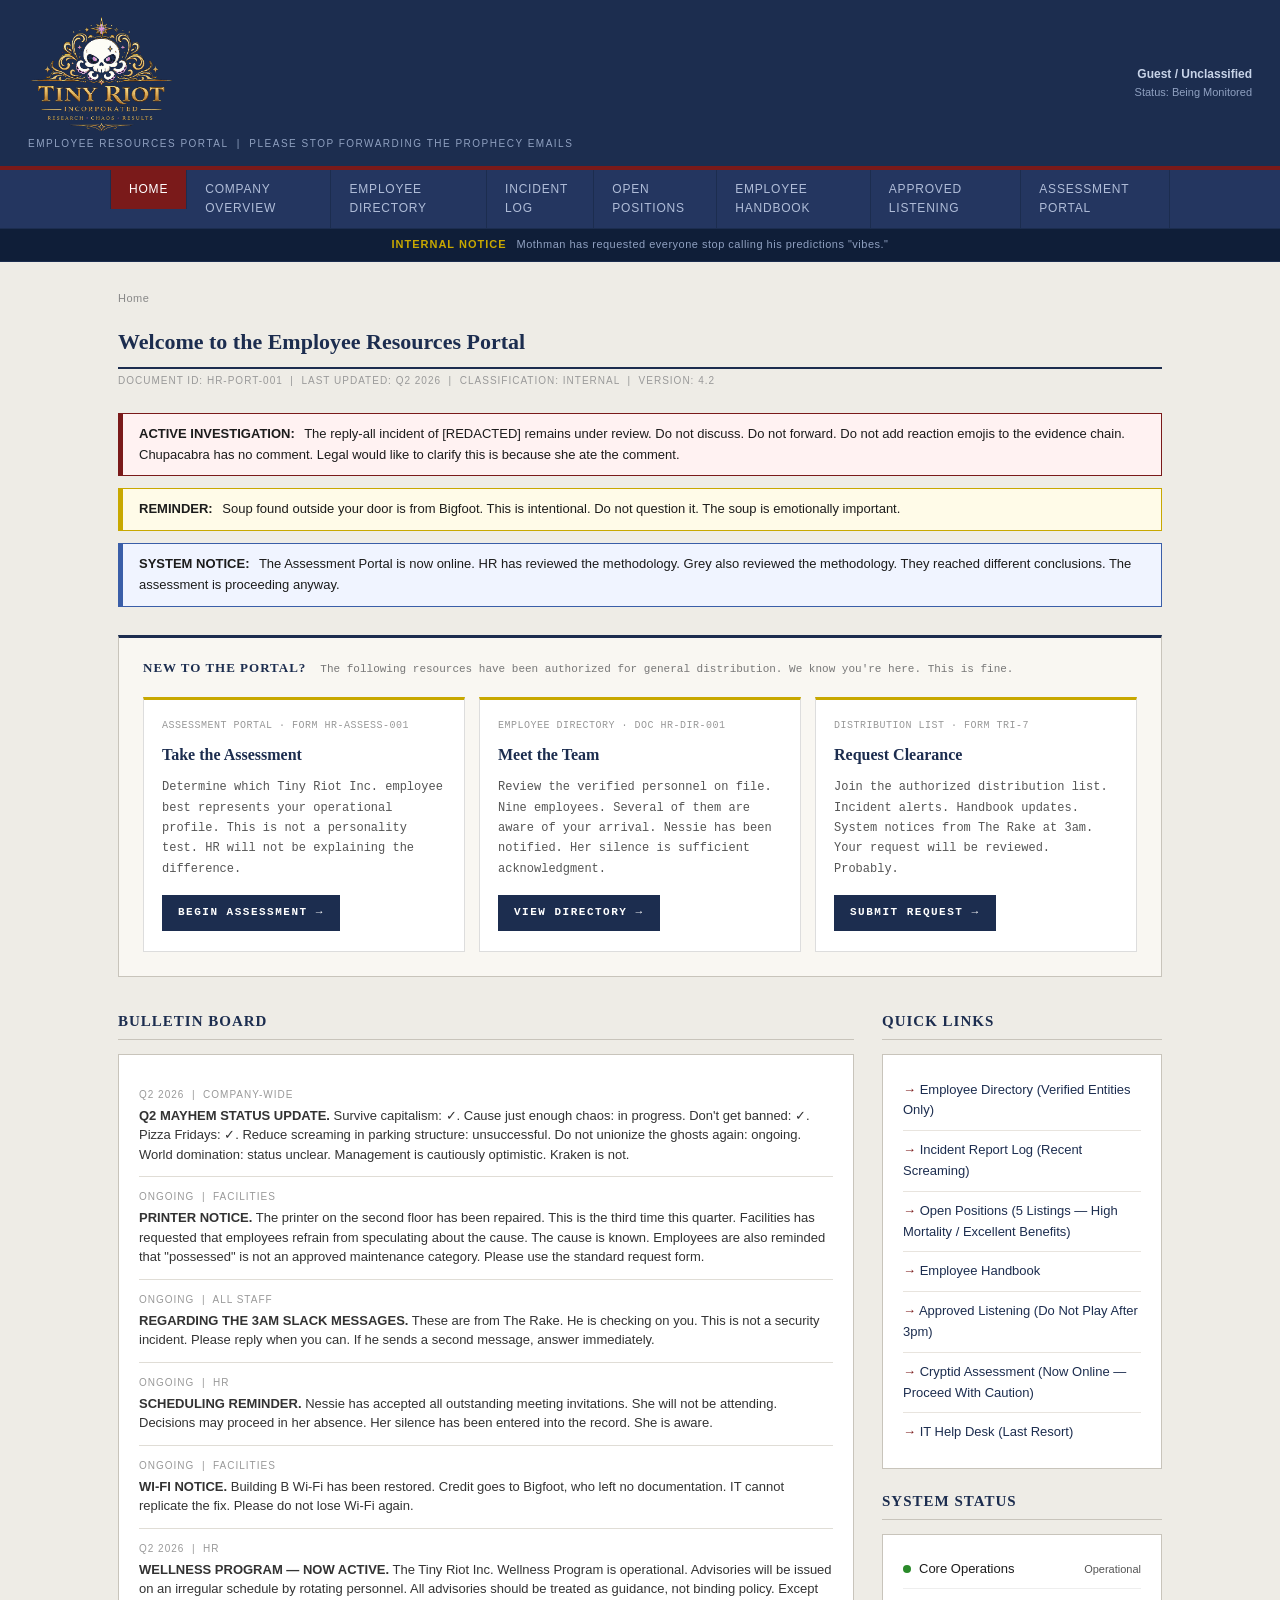
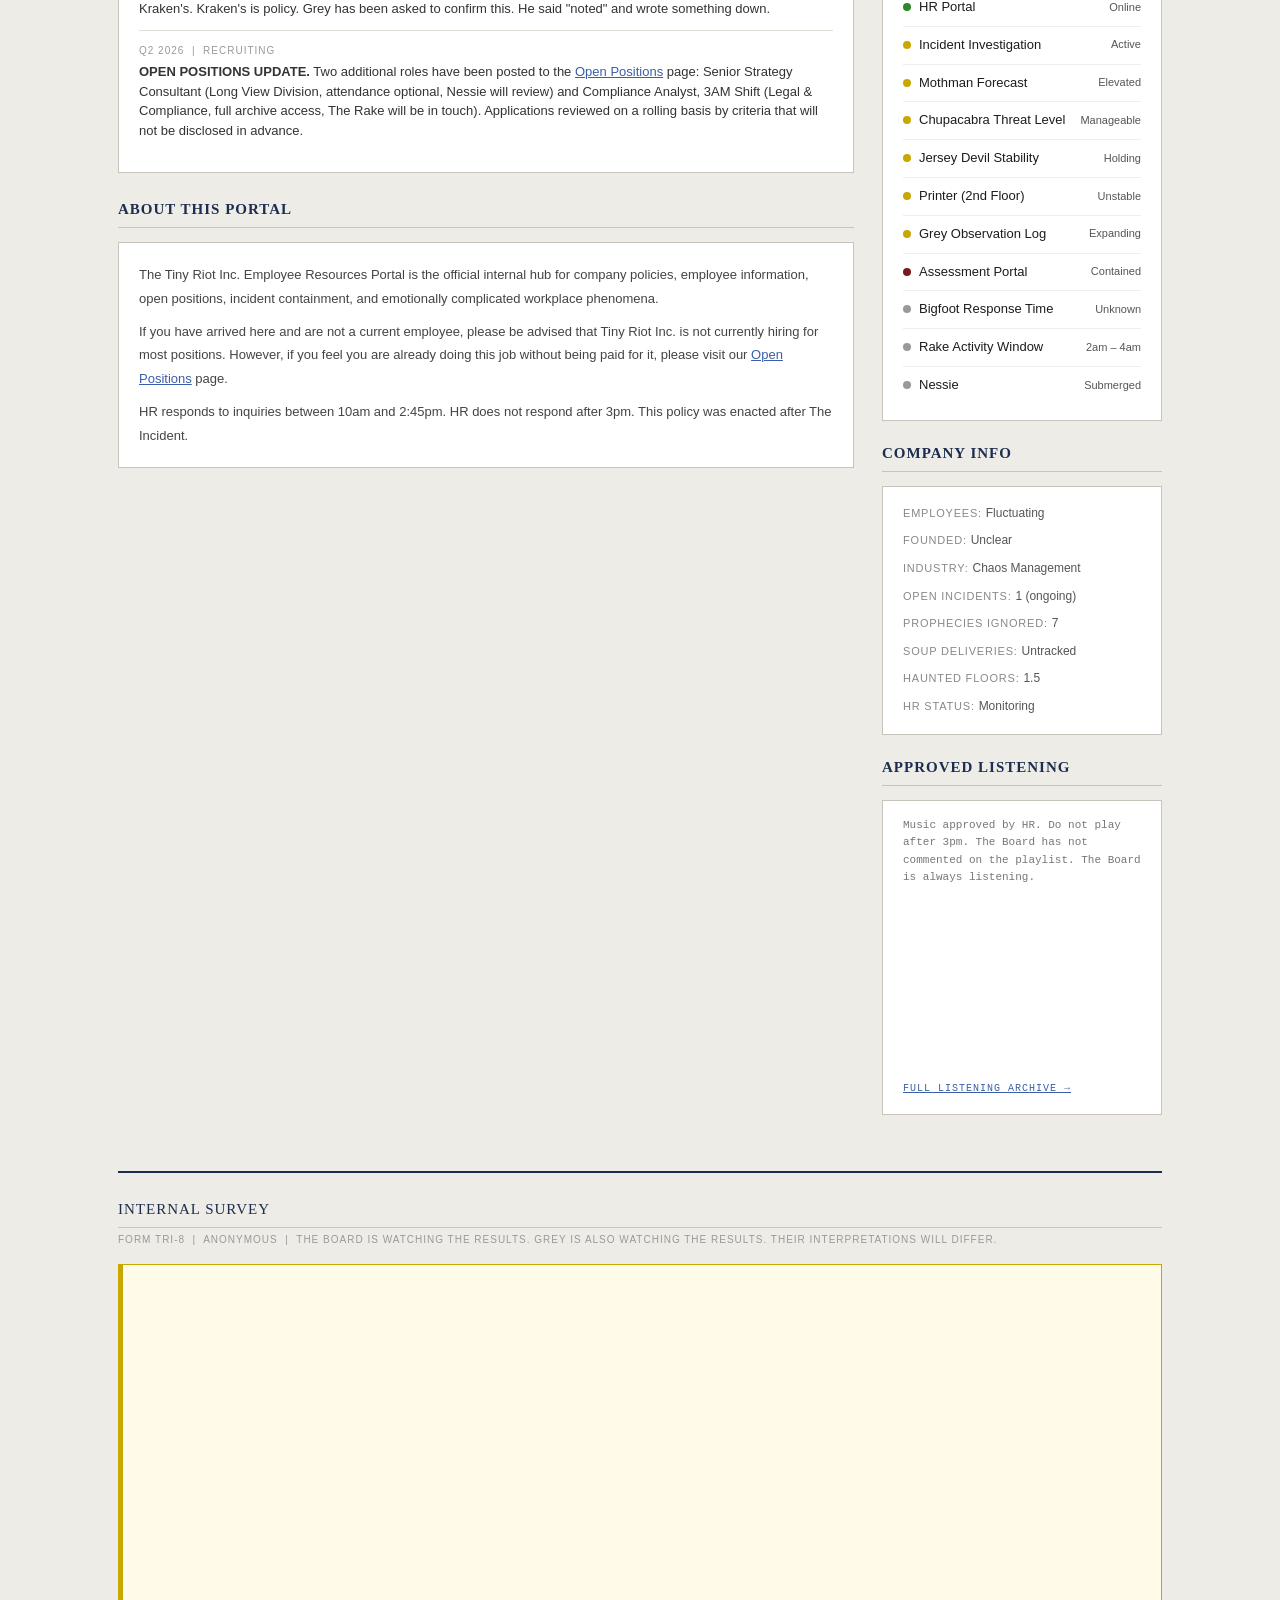
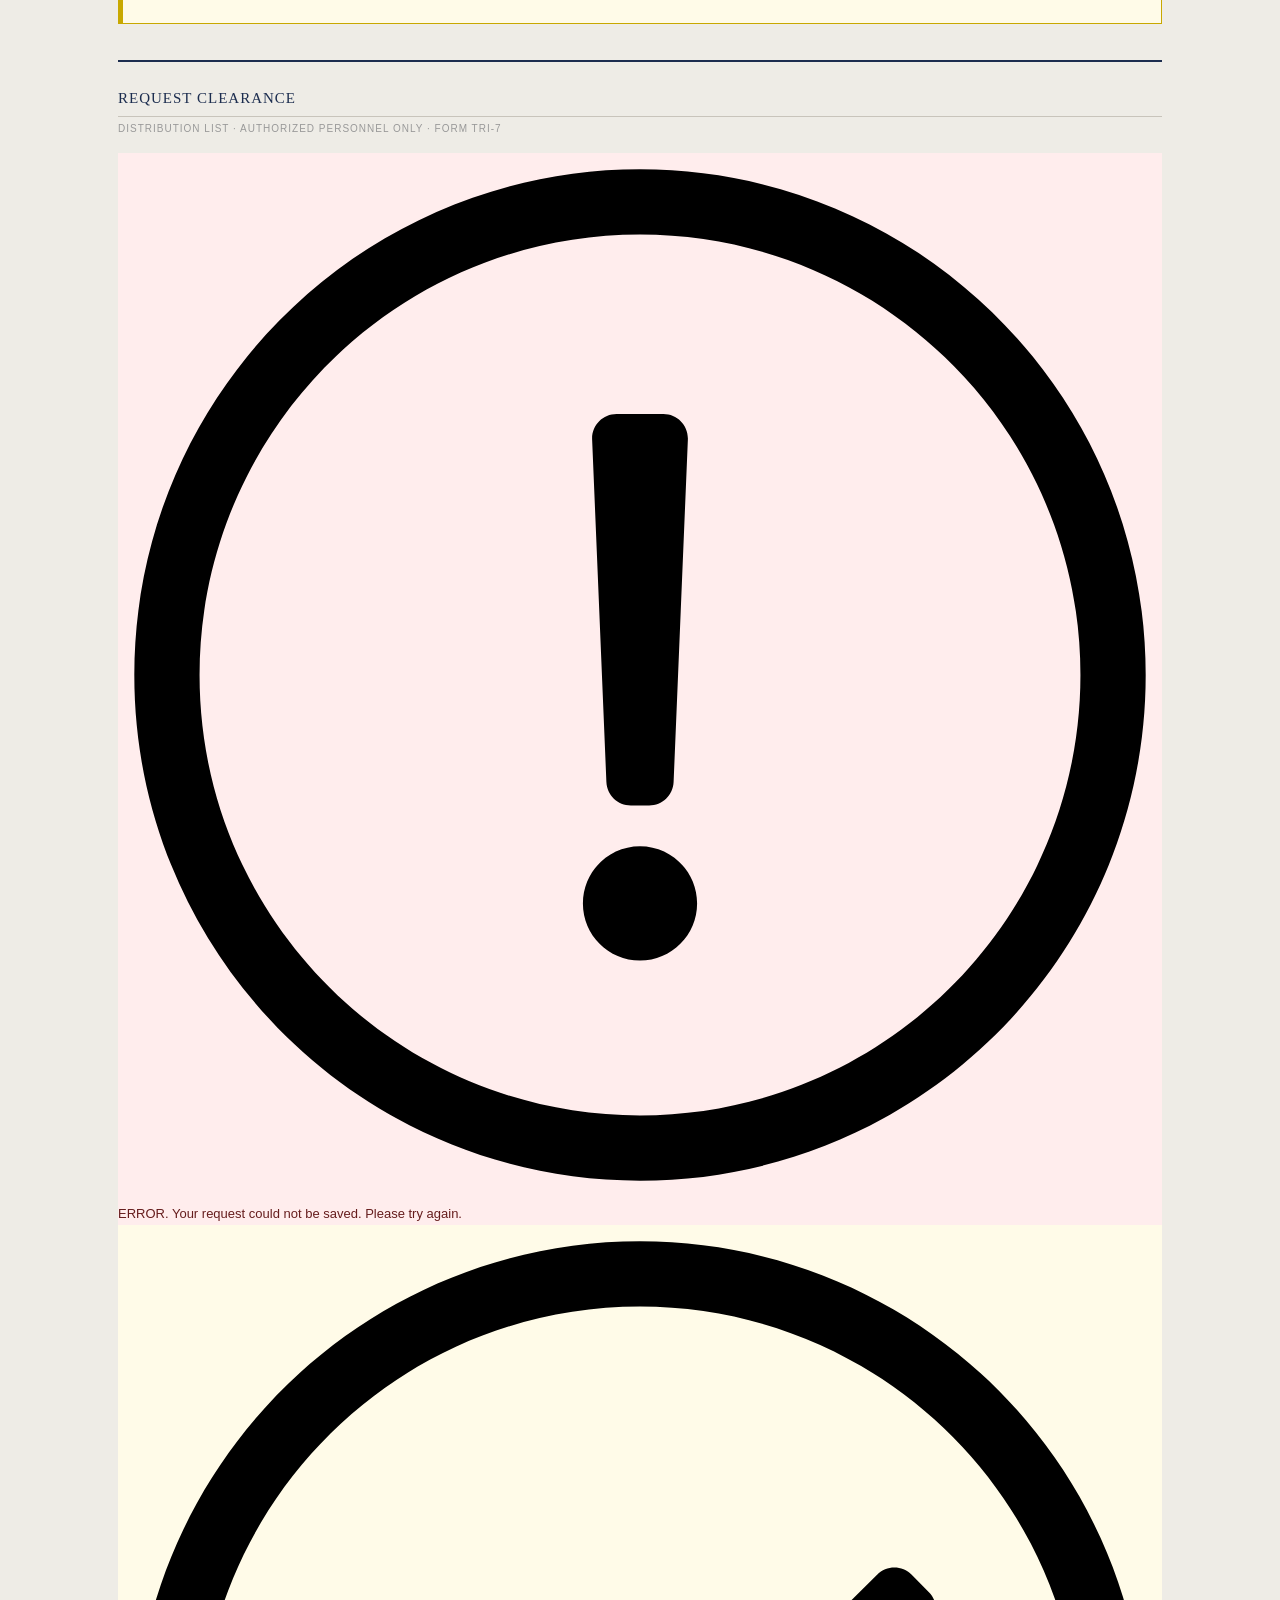
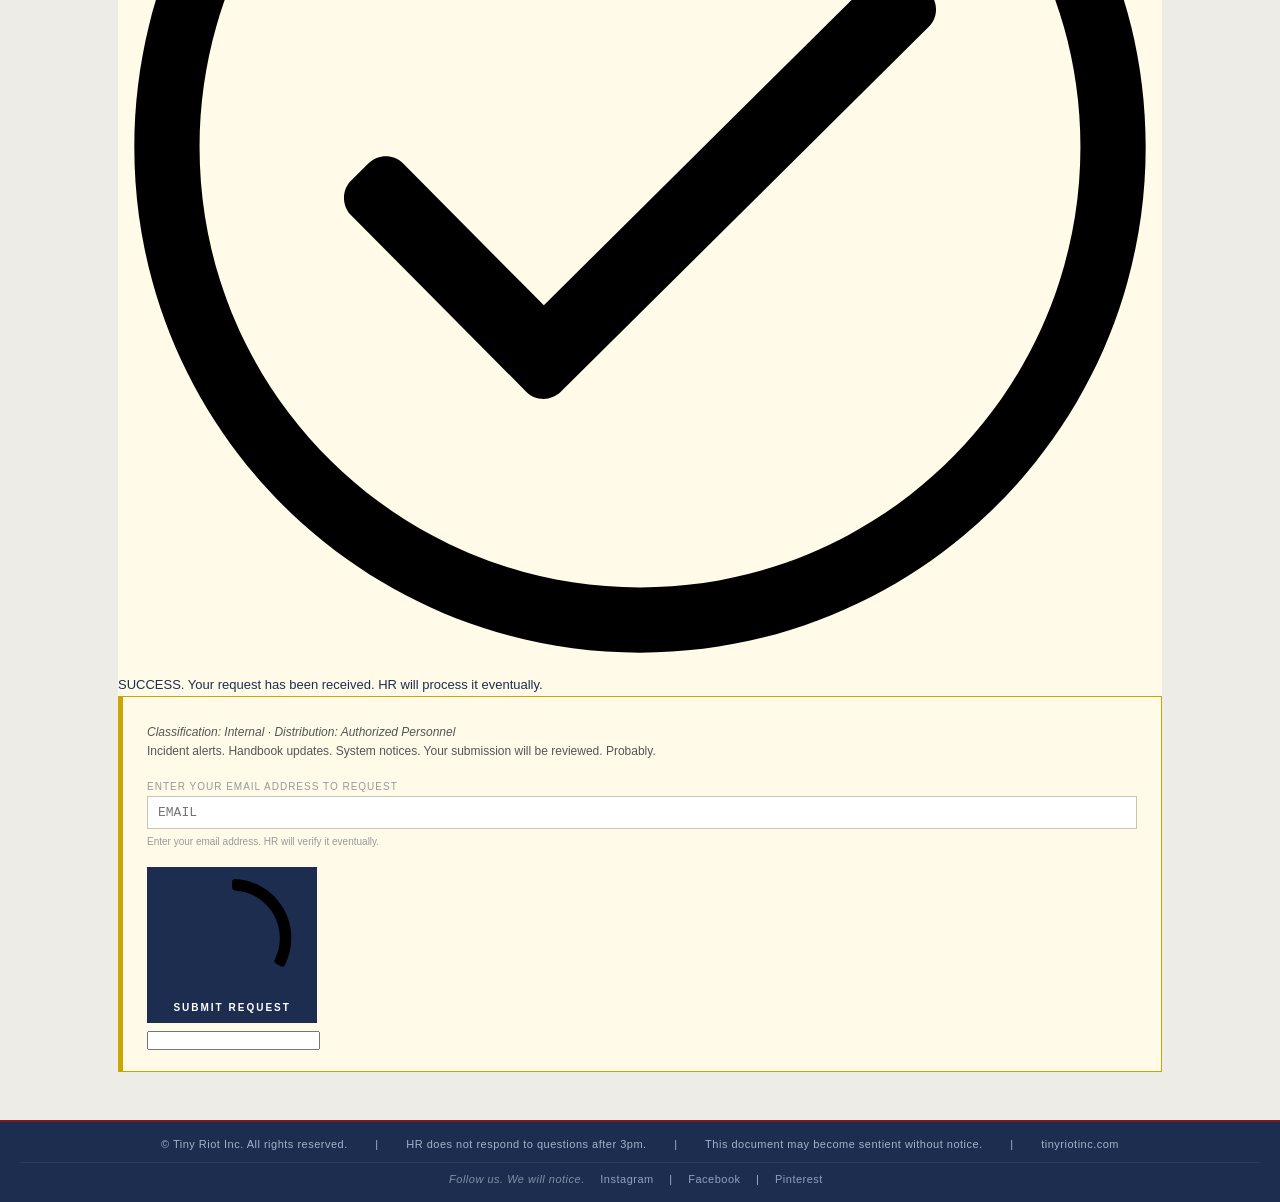
<file: index.html>
<!DOCTYPE html>
<html lang="en">
<head>
    <meta charset="UTF-8">
    <meta name="viewport" content="width=device-width, initial-scale=1.0">
    <meta name="p:domain_verify" content="0a3ab4ba0171ab463b2ce8493d70e356"/>
    <title>Employee Resources Portal — Tiny Riot Inc.</title>
    <meta name="description" content="The official employee resources portal for Tiny Riot Inc. Home of the bulletin board, system status, and internal notices. HR stops responding at 3pm.">
    <meta property="og:title" content="Employee Resources Portal — Tiny Riot Inc.">
    <meta property="og:description" content="The official employee resources portal for Tiny Riot Inc. Home of the bulletin board, system status, and internal notices. HR stops responding at 3pm.">
    <meta property="og:type" content="website">
    <meta property="og:url" content="https://tinyriotinc.com/">
    <meta property="og:site_name" content="Tiny Riot Inc.">
    <meta property="og:image" content="https://tinyriotinc.com/og-home.png">
    <meta property="og:image:width" content="1200">
    <meta property="og:image:height" content="630">
    <meta name="twitter:card" content="summary_large_image">
    <meta name="twitter:image" content="https://tinyriotinc.com/og-home.png">
    <link rel="canonical" href="https://tinyriotinc.com/">
    <link rel="stylesheet" href="style.css">
    <style>
        /* Rotating notice bar */
        #notice-bar {
            background-color: #0f1e38;
            color: #8fa0c0;
            font-size: 11px;
            text-align: center;
            padding: 7px 20px;
            letter-spacing: 0.5px;
            border-bottom: 1px solid #1c2d4f;
        }
        #notice-bar .notice-label {
            color: #c8a800;
            font-weight: bold;
            margin-right: 10px;
            text-transform: uppercase;
            letter-spacing: 1px;
        }
        #rotating-notice {
            transition: opacity 0.4s ease;
        }
    </style>
    <link rel="icon" type="image/x-icon" href="favicon.ico">
    <link rel="icon" type="image/png" sizes="32x32" href="favicon-32x32.png">
    <link rel="icon" type="image/png" sizes="16x16" href="favicon-16x16.png">
    <link rel="apple-touch-icon" sizes="180x180" href="apple-touch-icon.png">
    <!-- Google tag (gtag.js) -->
    <script async src="https://www.googletagmanager.com/gtag/js?id=G-ZZE53SN540"></script>
    <script>
        window.dataLayer = window.dataLayer || [];
        function gtag(){dataLayer.push(arguments);}
        gtag('js', new Date());
        gtag('config', 'G-ZZE53SN540');
    </script>
    <link rel="stylesheet" href="https://sibforms.com/forms/end-form/build/sib-styles.css">
    <style>
        /* ── START HERE CTA ── */
        .cta-section {
            margin: 28px 0 32px;
            border: 1px solid #c8c4bb;
            border-top: 3px solid #1c2d4f;
            background: #f9f7f2;
            padding: 20px 24px 24px;
        }
        .cta-section-header {
            margin-bottom: 18px;
            display: flex;
            align-items: baseline;
            gap: 14px;
            flex-wrap: wrap;
        }
        .cta-section-label {
            font-family: Georgia, "Times New Roman", serif;
            font-size: 13px;
            font-weight: bold;
            color: #1c2d4f;
            text-transform: uppercase;
            letter-spacing: 1px;
            white-space: nowrap;
        }
        .cta-section-sub {
            font-family: "Courier New", Courier, monospace;
            font-size: 11px;
            color: #777;
        }
        .cta-grid {
            display: grid;
            grid-template-columns: repeat(3, 1fr);
            gap: 14px;
        }
        @media (max-width: 700px) {
            .cta-grid { grid-template-columns: 1fr; }
        }
        .cta-card {
            background: #fff;
            border: 1px solid #ddd;
            border-top: 3px solid #c8a800;
            padding: 18px 18px 20px;
            display: flex;
            flex-direction: column;
        }
        .cta-card-tag {
            font-family: "Courier New", Courier, monospace;
            font-size: 10px;
            color: #999;
            letter-spacing: 0.5px;
            text-transform: uppercase;
            margin-bottom: 8px;
        }
        .cta-card-title {
            font-family: Georgia, "Times New Roman", serif;
            font-size: 16px;
            font-weight: bold;
            color: #1c2d4f;
            margin-bottom: 10px;
        }
        .cta-card-body {
            font-family: "Courier New", Courier, monospace;
            font-size: 12px;
            color: #555;
            line-height: 1.7;
            flex-grow: 1;
            margin-bottom: 16px;
        }
        .cta-card-btn {
            display: inline-block;
            padding: 9px 16px;
            background-color: #1c2d4f;
            color: #fff;
            font-family: "Courier New", Courier, monospace;
            font-size: 11px;
            font-weight: bold;
            letter-spacing: 1.5px;
            text-transform: uppercase;
            text-decoration: none;
            transition: background-color 0.15s ease;
            align-self: flex-start;
        }
        .cta-card-btn:hover { background-color: #2a4070; }

        /* ── BREVO FORM OVERRIDES — Tiny Riot aesthetic ── */
        .clearance-section {
            margin-top: 36px;
            padding-top: 24px;
            border-top: 2px solid #1c2d4f;
        }
        .clearance-section .section-title {
            font-family: Georgia, "Times New Roman", serif;
            font-size: 15px;
            color: #1c2d4f;
            border-bottom: 1px solid #c8c4bb;
            padding-bottom: 6px;
            margin-bottom: 4px;
            text-transform: uppercase;
            letter-spacing: 1px;
        }
        .clearance-section .page-meta {
            margin-bottom: 16px;
        }
        .sib-form {
            background-color: transparent !important;
            text-align: left !important;
            padding: 0 !important;
        }
        #sib-container {
            background-color: #fffbe8 !important;
            border: 1px solid #c8a800 !important;
            border-left: 5px solid #c8a800 !important;
            border-radius: 0 !important;
            max-width: 100% !important;
            text-align: left !important;
            padding: 20px 24px !important;
        }
        #sib-container .sib-form-block[style*="font-size:32px"] p,
        #sib-container .sib-form-block[style*="font-size:32px"] {
            font-family: Georgia, "Times New Roman", serif !important;
            font-size: 16px !important;
            font-weight: bold !important;
            color: #1c2d4f !important;
            letter-spacing: 2px !important;
            text-transform: uppercase !important;
            background-color: transparent !important;
        }
        #sib-container .sib-text-form-block p {
            font-family: Arial, Helvetica, sans-serif !important;
            font-size: 12px !important;
            color: #555 !important;
            line-height: 1.6 !important;
        }
        #sib-container .entry__label {
            font-family: Arial, Helvetica, sans-serif !important;
            font-size: 10px !important;
            color: #999 !important;
            text-transform: uppercase !important;
            letter-spacing: 1px !important;
            font-weight: normal !important;
        }
        #sib-container input.input {
            background-color: #fff !important;
            border: 1px solid #c8c4bb !important;
            border-radius: 0 !important;
            font-family: "Courier New", Courier, monospace !important;
            color: #1c2d4f !important;
            font-size: 13px !important;
            padding: 8px 10px !important;
            width: 100% !important;
            max-width: 100% !important;
            box-sizing: border-box !important;
        }
        #sib-container .entry__field,
        #sib-container .form__entry,
        #sib-container .form__label-row {
            width: 100% !important;
            max-width: 100% !important;
        }
        .sib-form-block__button {
            background-color: #1c2d4f !important;
            border-radius: 0 !important;
            font-family: Arial, Helvetica, sans-serif !important;
            font-size: 10px !important;
            font-weight: bold !important;
            letter-spacing: 2px !important;
            text-transform: uppercase !important;
            padding: 10px 24px !important;
            border: none !important;
            cursor: pointer !important;
            margin-top: 4px !important;
        }
        .sib-form-block__button:hover {
            background-color: #7a1a1a !important;
        }
        #success-message {
            background-color: #fffbe8 !important;
            border-color: #c8a800 !important;
            border-left-color: #c8a800 !important;
            color: #1c2d4f !important;
            font-family: Arial, Helvetica, sans-serif !important;
            border-radius: 0 !important;
            max-width: 100% !important;
        }
        #error-message {
            border-radius: 0 !important;
            max-width: 100% !important;
        }
        .entry__specification {
            color: #999 !important;
            font-family: Arial, Helvetica, sans-serif !important;
            font-size: 10px !important;
        }
        .entry__error {
            font-family: Arial, Helvetica, sans-serif !important;
            font-size: 11px !important;
            border-radius: 0 !important;
        }
    </style>
</head>
<body>

<header id="site-header">
    <div class="header-left">
        <img src="logo-formal.png" alt="Tiny Riot Inc." class="header-logo">
        <div class="portal-label">Employee Resources Portal &nbsp;|&nbsp; Please Stop Forwarding The Prophecy Emails</div>
    </div>
    <div class="header-right">
        <div class="user-info">
            <strong>Guest / Unclassified</strong>
            Status: Being Monitored
        </div>
    </div>
</header>

<nav>
    <ul>
        <li><a href="/" class="active">Home</a></li>
        <li><a href="about">Company Overview</a></li>
        <li><a href="directory">Employee Directory</a></li>
        <li><a href="incidents">Incident Log</a></li>
        <li><a href="jobs">Open Positions</a></li>
        <li><a href="handbook">Employee Handbook</a></li>
        <li><a href="music">Approved Listening</a></li>
        <li><a href="quiz">Assessment Portal</a></li>
    </ul>
</nav>

<div id="notice-bar">
    <span class="notice-label">Internal Notice</span><span id="rotating-notice">Mothman has requested everyone stop calling his predictions "vibes."</span>
</div>

<main>
    <div class="breadcrumb">Home</div>

    <h1 class="page-title">Welcome to the Employee Resources Portal</h1>
    <p class="page-meta">Document ID: HR-PORT-001 &nbsp;|&nbsp; Last Updated: Q2 2026 &nbsp;|&nbsp; Classification: Internal &nbsp;|&nbsp; Version: 4.2</p>

    <div class="notice alert">
        <strong>ACTIVE INVESTIGATION:</strong> The reply-all incident of [REDACTED] remains under review. Do not discuss. Do not forward. Do not add reaction emojis to the evidence chain. Chupacabra has no comment. Legal would like to clarify this is because she ate the comment.
    </div>

    <div class="notice">
        <strong>REMINDER:</strong> Soup found outside your door is from Bigfoot. This is intentional. Do not question it. The soup is emotionally important.
    </div>

    <div class="notice info">
        <strong>SYSTEM NOTICE:</strong> The Assessment Portal is now online. HR has reviewed the methodology. Grey also reviewed the methodology. They reached different conclusions. The assessment is proceeding anyway.
    </div>

    <!-- ── START HERE CTA ── -->
    <div class="cta-section">
        <div class="cta-section-header">
            <span class="cta-section-label">New to the portal?</span>
            <span class="cta-section-sub">The following resources have been authorized for general distribution. We know you're here. This is fine.</span>
        </div>
        <div class="cta-grid">

            <div class="cta-card">
                <div class="cta-card-tag">Assessment Portal · Form HR-ASSESS-001</div>
                <div class="cta-card-title">Take the Assessment</div>
                <div class="cta-card-body">Determine which Tiny Riot Inc. employee best represents your operational profile. This is not a personality test. HR will not be explaining the difference.</div>
                <a href="quiz" class="cta-card-btn">Begin Assessment &rarr;</a>
            </div>

            <div class="cta-card">
                <div class="cta-card-tag">Employee Directory · Doc HR-DIR-001</div>
                <div class="cta-card-title">Meet the Team</div>
                <div class="cta-card-body">Review the verified personnel on file. Nine employees. Several of them are aware of your arrival. Nessie has been notified. Her silence is sufficient acknowledgment.</div>
                <a href="directory" class="cta-card-btn">View Directory &rarr;</a>
            </div>

            <div class="cta-card">
                <div class="cta-card-tag">Distribution List · Form TRI-7</div>
                <div class="cta-card-title">Request Clearance</div>
                <div class="cta-card-body">Join the authorized distribution list. Incident alerts. Handbook updates. System notices from The Rake at 3am. Your request will be reviewed. Probably.</div>
                <a href="#clearance-form" class="cta-card-btn">Submit Request &rarr;</a>
            </div>

        </div>
    </div>

    <div class="layout-two-col">

        <!-- LEFT: Main content -->
        <div>
            <h2 class="section-title">Bulletin Board</h2>
            <div class="content-box">

                <div class="bulletin-item">
                    <div class="bulletin-date">Q2 2026 &nbsp;|&nbsp; Company-Wide</div>
                    <p><strong>Q2 MAYHEM STATUS UPDATE.</strong> Survive capitalism: ✓. Cause just enough chaos: in progress. Don't get banned: ✓. Pizza Fridays: ✓. Reduce screaming in parking structure: unsuccessful. Do not unionize the ghosts again: ongoing. World domination: status unclear. Management is cautiously optimistic. Kraken is not.</p>
                </div>

                <div class="bulletin-item">
                    <div class="bulletin-date">Ongoing &nbsp;|&nbsp; Facilities</div>
                    <p><strong>PRINTER NOTICE.</strong> The printer on the second floor has been repaired. This is the third time this quarter. Facilities has requested that employees refrain from speculating about the cause. The cause is known. Employees are also reminded that "possessed" is not an approved maintenance category. Please use the standard request form.</p>
                </div>

                <div class="bulletin-item">
                    <div class="bulletin-date">Ongoing &nbsp;|&nbsp; All Staff</div>
                    <p><strong>REGARDING THE 3AM SLACK MESSAGES.</strong> These are from The Rake. He is checking on you. This is not a security incident. Please reply when you can. If he sends a second message, answer immediately.</p>
                </div>

                <div class="bulletin-item">
                    <div class="bulletin-date">Ongoing &nbsp;|&nbsp; HR</div>
                    <p><strong>SCHEDULING REMINDER.</strong> Nessie has accepted all outstanding meeting invitations. She will not be attending. Decisions may proceed in her absence. Her silence has been entered into the record. She is aware.</p>
                </div>

                <div class="bulletin-item">
                    <div class="bulletin-date">Ongoing &nbsp;|&nbsp; Facilities</div>
                    <p><strong>WI-FI NOTICE.</strong> Building B Wi-Fi has been restored. Credit goes to Bigfoot, who left no documentation. IT cannot replicate the fix. Please do not lose Wi-Fi again.</p>
                </div>

                <div class="bulletin-item">
                    <div class="bulletin-date">Q2 2026 &nbsp;|&nbsp; HR</div>
                    <p><strong>WELLNESS PROGRAM — NOW ACTIVE.</strong> The Tiny Riot Inc. Wellness Program is operational. Advisories will be issued on an irregular schedule by rotating personnel. All advisories should be treated as guidance, not binding policy. Except Kraken's. Kraken's is policy. Grey has been asked to confirm this. He said "noted" and wrote something down.</p>
                </div>

                <div class="bulletin-item">
                    <div class="bulletin-date">Q2 2026 &nbsp;|&nbsp; Recruiting</div>
                    <p><strong>OPEN POSITIONS UPDATE.</strong> Two additional roles have been posted to the <a href="jobs" style="color:#3a5ea8;">Open Positions</a> page: Senior Strategy Consultant (Long View Division, attendance optional, Nessie will review) and Compliance Analyst, 3AM Shift (Legal &amp; Compliance, full archive access, The Rake will be in touch). Applications reviewed on a rolling basis by criteria that will not be disclosed in advance.</p>
                </div>

            </div>

            <h2 class="section-title" style="margin-top:24px;">About This Portal</h2>
            <div class="content-box" style="font-size:13px;color:#444;line-height:1.8;">
                <p>The Tiny Riot Inc. Employee Resources Portal is the official internal hub for company policies, employee information, open positions, incident containment, and emotionally complicated workplace phenomena.</p>
                <p style="margin-top:10px;">If you have arrived here and are not a current employee, please be advised that Tiny Riot Inc. is not currently hiring for most positions. However, if you feel you are already doing this job without being paid for it, please visit our <a href="jobs" style="color:#3a5ea8;">Open Positions</a> page.</p>
                <p style="margin-top:10px;">HR responds to inquiries between 10am and 2:45pm. HR does not respond after 3pm. This policy was enacted after The Incident.</p>
            </div>
        </div>

        <!-- RIGHT: Sidebar -->
        <div>

            <h2 class="section-title">Quick Links</h2>
            <div class="content-box" style="padding:16px 20px;">
                <ul class="quick-links">
                    <li><a href="directory">Employee Directory (Verified Entities Only)</a></li>
                    <li><a href="incidents">Incident Report Log (Recent Screaming)</a></li>
                    <li><a href="jobs">Open Positions (5 Listings — High Mortality / Excellent Benefits)</a></li>
                    <li><a href="handbook">Employee Handbook</a></li>
                    <li><a href="music">Approved Listening (Do Not Play After 3pm)</a></li>
                    <li><a href="quiz">Cryptid Assessment (Now Online — Proceed With Caution)</a></li>
                    <li><a href="it-support.html">IT Help Desk (Last Resort)</a></li>
                </ul>
            </div>

            <h2 class="section-title" style="margin-top:20px;">System Status</h2>
            <div class="content-box" style="padding:16px 20px;">
                <div class="status-row">
                    <span><span class="status-dot green"></span>Core Operations</span>
                    <span class="status-label">Operational</span>
                </div>
                <div class="status-row">
                    <span><span class="status-dot green"></span>HR Portal</span>
                    <span class="status-label">Online</span>
                </div>
                <div class="status-row">
                    <span><span class="status-dot yellow"></span>Incident Investigation</span>
                    <span class="status-label">Active</span>
                </div>
                <div class="status-row">
                    <span><span class="status-dot yellow"></span>Mothman Forecast</span>
                    <span class="status-label">Elevated</span>
                </div>
                <div class="status-row">
                    <span><span class="status-dot yellow"></span>Chupacabra Threat Level</span>
                    <span class="status-label">Manageable</span>
                </div>
                <div class="status-row">
                    <span><span class="status-dot yellow"></span>Jersey Devil Stability</span>
                    <span class="status-label">Holding</span>
                </div>
                <div class="status-row">
                    <span><span class="status-dot yellow"></span>Printer (2nd Floor)</span>
                    <span class="status-label">Unstable</span>
                </div>
                <div class="status-row">
                    <span><span class="status-dot yellow"></span>Grey Observation Log</span>
                    <span class="status-label">Expanding</span>
                </div>
                <div class="status-row">
                    <span><span class="status-dot red"></span>Assessment Portal</span>
                    <span class="status-label">Contained</span>
                </div>
                <div class="status-row">
                    <span><span class="status-dot gray"></span>Bigfoot Response Time</span>
                    <span class="status-label">Unknown</span>
                </div>
                <div class="status-row">
                    <span><span class="status-dot gray"></span>Rake Activity Window</span>
                    <span class="status-label">2am – 4am</span>
                </div>
                <div class="status-row">
                    <span><span class="status-dot gray"></span>Nessie</span>
                    <span class="status-label">Submerged</span>
                </div>
            </div>

            <h2 class="section-title" style="margin-top:20px;">Company Info</h2>
            <div class="content-box" style="padding:16px 20px;font-size:12px;color:#555;line-height:1.8;">
                <div style="margin-bottom:6px;"><span class="text-muted text-upper text-small">Employees:&nbsp;</span>Fluctuating</div>
                <div style="margin-bottom:6px;"><span class="text-muted text-upper text-small">Founded:&nbsp;</span>Unclear</div>
                <div style="margin-bottom:6px;"><span class="text-muted text-upper text-small">Industry:&nbsp;</span>Chaos Management</div>
                <div style="margin-bottom:6px;"><span class="text-muted text-upper text-small">Open Incidents:&nbsp;</span>1 (ongoing)</div>
                <div style="margin-bottom:6px;"><span class="text-muted text-upper text-small">Prophecies Ignored:&nbsp;</span>7</div>
                <div style="margin-bottom:6px;"><span class="text-muted text-upper text-small">Soup Deliveries:&nbsp;</span>Untracked</div>
                <div style="margin-bottom:6px;"><span class="text-muted text-upper text-small">Haunted Floors:&nbsp;</span>1.5</div>
                <div><span class="text-muted text-upper text-small">HR Status:&nbsp;</span>Monitoring</div>
            </div>

            <h2 class="section-title" style="margin-top:20px;">Approved Listening</h2>
            <div class="content-box" style="padding:16px 20px;">
                <p style="font-family:'Courier New',Courier,monospace;font-size:11px;color:#777;margin-bottom:12px;line-height:1.6;">Music approved by HR. Do not play after 3pm. The Board has not commented on the playlist. The Board is always listening.</p>
                <iframe width="100%" height="166" scrolling="no" frameborder="no" allow="autoplay; encrypted-media"
                    src="https://w.soundcloud.com/player/?url=https%3A//api.soundcloud.com/playlists/soundcloud%253Aplaylists%253A2237323715&color=%237a1a1a&auto_play=false&hide_related=false&show_comments=false&show_user=true&show_reposts=false&show_teaser=false&visual=false"></iframe>
                <a href="music" style="display:inline-block;margin-top:10px;font-family:'Courier New',Courier,monospace;font-size:10px;letter-spacing:1px;text-transform:uppercase;color:#3a5ea8;">Full Listening Archive &rarr;</a>
            </div>

        </div>
    </div>

    <!-- ── INTERNAL SURVEY ── -->
    <div style="margin-top:36px; padding-top:24px; border-top:2px solid #1c2d4f;">
        <div class="section-title" style="font-family:Georgia,'Times New Roman',serif;font-size:15px;color:#1c2d4f;border-bottom:1px solid #c8c4bb;padding-bottom:6px;margin-bottom:4px;text-transform:uppercase;letter-spacing:1px;">Internal Survey</div>
        <p class="page-meta" style="margin-bottom:16px;">Form TRI-8 &nbsp;|&nbsp; Anonymous &nbsp;|&nbsp; The Board is watching the results. Grey is also watching the results. Their interpretations will differ.</p>
        <div style="background:#fffbe8;border:1px solid #c8a800;border-left:5px solid #c8a800;padding:16px 20px;">
            <iframe data-tally-src="https://tally.so/embed/2Eldgg?alignLeft=1&hideTitle=1&transparentBackground=1&dynamicHeight=1" loading="lazy" width="100%" height="320" frameborder="0" marginheight="0" marginwidth="0" title="What do you want to see next from Tiny Riot?"></iframe>
            <script>var d=document,w="https://tally.so/widgets/embed.js",v=function(){"undefined"!=typeof Tally?Tally.loadEmbeds():d.querySelectorAll("iframe[data-tally-src]:not([src])").forEach((function(e){e.src=e.dataset.tallySrc}))};if("undefined"!=typeof Tally)v();else if(d.querySelector('script[src="'+w+'"]')==null){var s=d.createElement("script");s.src=w,s.onload=v,s.onerror=v,d.body.appendChild(s);}</script>
        </div>
    </div>

    <!-- ── REQUEST CLEARANCE — Email Signup ── -->
    <div class="clearance-section" id="clearance-form">
        <div class="section-title">Request Clearance</div>
        <div class="page-meta">Distribution List · Authorized Personnel Only · Form TRI-7</div>
        <div class="sib-form" style="text-align: center; background-color: transparent;">
          <div id="sib-form-container" class="sib-form-container">
            <div id="error-message" class="sib-form-message-panel" style="font-family:Arial, sans-serif; font-size:13px; text-align:left; color:#661d1d; background-color:#ffeded; border-color:#ff4949; border-radius:0; max-width:540px;">
              <div class="sib-form-message-panel__text sib-form-message-panel__text--center">
                <svg viewBox="0 0 512 512" class="sib-icon sib-notification__icon"><path d="M256 40c118.621 0 216 96.075 216 216 0 119.291-96.61 216-216 216-119.244 0-216-96.562-216-216 0-119.203 96.602-216 216-216m0-32C119.043 8 8 119.083 8 256c0 136.997 111.043 248 248 248s248-111.003 248-248C504 119.083 392.957 8 256 8zm-11.49 120h22.979c6.823 0 12.274 5.682 11.99 12.5l-7 168c-.268 6.428-5.556 11.5-11.99 11.5h-8.979c-6.433 0-11.722-5.073-11.99-11.5l-7-168c-.283-6.818 5.167-12.5 11.99-12.5zM256 340c-15.464 0-28 12.536-28 28s12.536 28 28 28 28-12.536 28-28-12.536-28-28-28z" /></svg>
                <span class="sib-form-message-panel__inner-text">ERROR. Your request could not be saved. Please try again.</span>
              </div>
            </div>
            <div></div>
            <div id="success-message" class="sib-form-message-panel" style="font-family:Arial, sans-serif; font-size:13px; text-align:left; color:#1c2d4f; background-color:#fffbe8; border-color:#c8a800; border-radius:0; max-width:540px;">
              <div class="sib-form-message-panel__text sib-form-message-panel__text--center">
                <svg viewBox="0 0 512 512" class="sib-icon sib-notification__icon"><path d="M256 8C119.033 8 8 119.033 8 256s111.033 248 248 248 248-111.033 248-248S392.967 8 256 8zm0 464c-118.664 0-216-96.055-216-216 0-118.663 96.055-216 216-216 118.664 0 216 96.055 216 216 0 118.663-96.055 216-216 216zm141.63-274.961L217.15 376.071c-4.705 4.667-12.303 4.637-16.97-.068l-85.878-86.572c-4.667-4.705-4.637-12.303.068-16.97l8.52-8.451c4.705-4.667 12.303-4.637 16.97.068l68.976 69.533 163.441-162.13c4.705-4.667 12.303-4.637 16.97.068l8.451 8.52c4.668 4.705 4.637 12.303-.068 16.97z" /></svg>
                <span class="sib-form-message-panel__inner-text">SUCCESS. Your request has been received. HR will process it eventually.</span>
              </div>
            </div>
            <div></div>
            <div id="sib-container" class="sib-container--large sib-container--vertical" style="text-align:left; direction:ltr">
              <form id="sib-form" method="POST" action="https://a816f55d.sibforms.com/serve/[base64]" data-type="subscription">

                <div style="padding: 6px 0;">
                  <div class="sib-form-block" style="font-family:Arial, sans-serif; font-size:12px; text-align:left; color:#555; background-color:transparent;">
                    <div class="sib-text-form-block">
                      <p><em>Classification: Internal · Distribution: Authorized Personnel</em><br>Incident alerts. Handbook updates. System notices. Your submission will be reviewed. Probably.</p>
                    </div>
                  </div>
                </div>
                <div style="padding: 6px 0;">
                  <div class="sib-input sib-form-block">
                    <div class="form__entry entry_block">
                      <div class="form__label-row">
                        <label class="entry__label" style="font-weight:normal; text-align:left; font-family:Arial,sans-serif; font-size:10px; text-transform:uppercase; letter-spacing:1px; color:#999;" for="EMAIL" data-required="*">Enter your email address to request</label>
                        <div class="entry__field">
                          <input class="input" type="text" id="EMAIL" name="EMAIL" autocomplete="off" value="" placeholder="EMAIL" data-required="true" required />
                        </div>
                      </div>
                      <label class="entry__error entry__error--primary" style="font-family:Arial,sans-serif; font-size:11px; text-align:left; color:#661d1d; background-color:#ffeded; border-color:#ff4949; border-radius:0;"></label>
                      <label class="entry__specification" style="font-family:Arial,sans-serif; font-size:10px; text-align:left; color:#999;">Enter your email address. HR will verify it eventually.</label>
                    </div>
                  </div>
                </div>
                <div style="padding: 6px 0;">
                  <div class="sib-form-block" style="text-align: left">
                    <button class="sib-form-block__button sib-form-block__button-with-loader" style="font-family:Arial,sans-serif; font-size:10px; font-weight:700; letter-spacing:2px; text-transform:uppercase; color:#FFFFFF; background-color:#1c2d4f; border-width:0px; border-radius:0;" form="sib-form" type="submit">
                      <svg class="icon clickable__icon progress-indicator__icon sib-hide-loader-icon" viewBox="0 0 512 512"><path d="M460.116 373.846l-20.823-12.022c-5.541-3.199-7.54-10.159-4.663-15.874 30.137-59.886 28.343-131.652-5.386-189.946-33.641-58.394-94.896-95.833-161.827-99.676C261.028 55.961 256 50.751 256 44.352V20.309c0-6.904 5.808-12.337 12.703-11.982 83.556 4.306 160.163 50.864 202.11 123.677 42.063 72.696 44.079 162.316 6.031 236.832-3.14 6.148-10.75 8.461-16.728 5.01z" /></svg>
                      SUBMIT REQUEST
                    </button>
                  </div>
                </div>
                <input type="text" name="email_address_check" value="" class="input--hidden">
                <input type="hidden" name="locale" value="en">
              </form>
            </div>
          </div>
        </div>
    </div>

</main>

<footer>
    <span>© Tiny Riot Inc. All rights reserved.</span>
    <span>|</span>
    <span>HR does not respond to questions after 3pm.</span>
    <span>|</span>
    <span>This document may become sentient without notice.</span>
    <span>|</span>
    <span>tinyriotinc.com</span>
    <div class="footer-social">
        <span class="footer-social-label">Follow us. We will notice.</span>
        <a href="https://www.instagram.com/tinyriotdesign/" target="_blank" rel="noopener">Instagram</a>
        <span>|</span>
        <a href="https://www.facebook.com/people/Tiny-Riot/61568061148115/" target="_blank" rel="noopener">Facebook</a>
        <span>|</span>
        <a href="https://pin.it/f3776Z0mt" target="_blank" rel="noopener">Pinterest</a>
    </div>
</footer>

<script>
    const notices = [
        "Mothman has requested everyone stop calling his predictions \"vibes.\"",
        "Jackalope is no longer allowed to organize morale events.",
        "Kraken approved exactly one PTO request this quarter. It was her own.",
        "The break room microwave is legally considered a portal. Do not use it after 6pm.",
        "Reminder: Bigfoot is remote, not missing.",
        "Grey is observing. This is normal. Do not make it weird.",
        "Chupacabra has been cleared of the snack incident. Officially. Do not bring it up.",
        "Jersey Devil's Pine Barrens screaming sessions have been reclassified as a wellness activity. This is non-billable.",
        "Nessie has been cc'd on this notice. Her silence is sufficient.",
        "Please do not print this page after midnight.",
        "The Rake has read the employee handbook in full. HR is aware. We are all being very normal about this.",
        "Reminder: \"Emotionally complex\" is not a valid out-of-office status. We are looking at you, JD.",
        "The Wellness Program is active. Advisories will be issued. Kraken's advisory is mandatory.",
        "Nessie has declined to elaborate on her Q4 position. The record will reflect this.",
        "Two new positions are open. Senior Strategy Consultant. Compliance Analyst, 3AM Shift. A message will arrive.",
        "Bigfoot is aware of the situation. He is handling it. He will not be providing updates.",
        "Chupacabra's wellness advisory stands. HR has reviewed it. HR has no further comment.",
        "The Rake has reviewed the new job postings. He found a clause. HR is monitoring.",
        "Jersey Devil's screaming sessions are now officially classified as professional development. This was Chupacabra's idea."
    ];

    let current = 0;

    function rotateNotice() {
        const el = document.getElementById('rotating-notice');
        el.style.opacity = '0';
        setTimeout(() => {
            current = (current + 1) % notices.length;
            el.textContent = notices[current];
            el.style.opacity = '1';
        }, 400);
    }

    setInterval(rotateNotice, 5500);
</script>

<script>
    window.REQUIRED_CODE_ERROR_MESSAGE = 'Please choose a country code';
    window.LOCALE = 'en';
    window.EMAIL_INVALID_MESSAGE = window.SMS_INVALID_MESSAGE = "ACCESS DENIED. The information provided is invalid. Please review the field format and try again.";
    window.REQUIRED_ERROR_MESSAGE = "This field cannot be left blank.";
    window.GENERIC_INVALID_MESSAGE = "ACCESS DENIED. The information provided is invalid. Please review the field format and try again.";
    window.INVALID_NUMBER = "ACCESS DENIED. The information provided is invalid. Please review the field format and try again.";
    window.INVALID_DATE = "Please enter a valid date";
    window.REQUIRED_MULTISELECT_MESSAGE = 'Please select at least 1 option';
    var AUTOHIDE = Boolean(0);
</script>
<script defer src="https://sibforms.com/forms/end-form/build/main.js"></script>
</body>
</html>
</file>
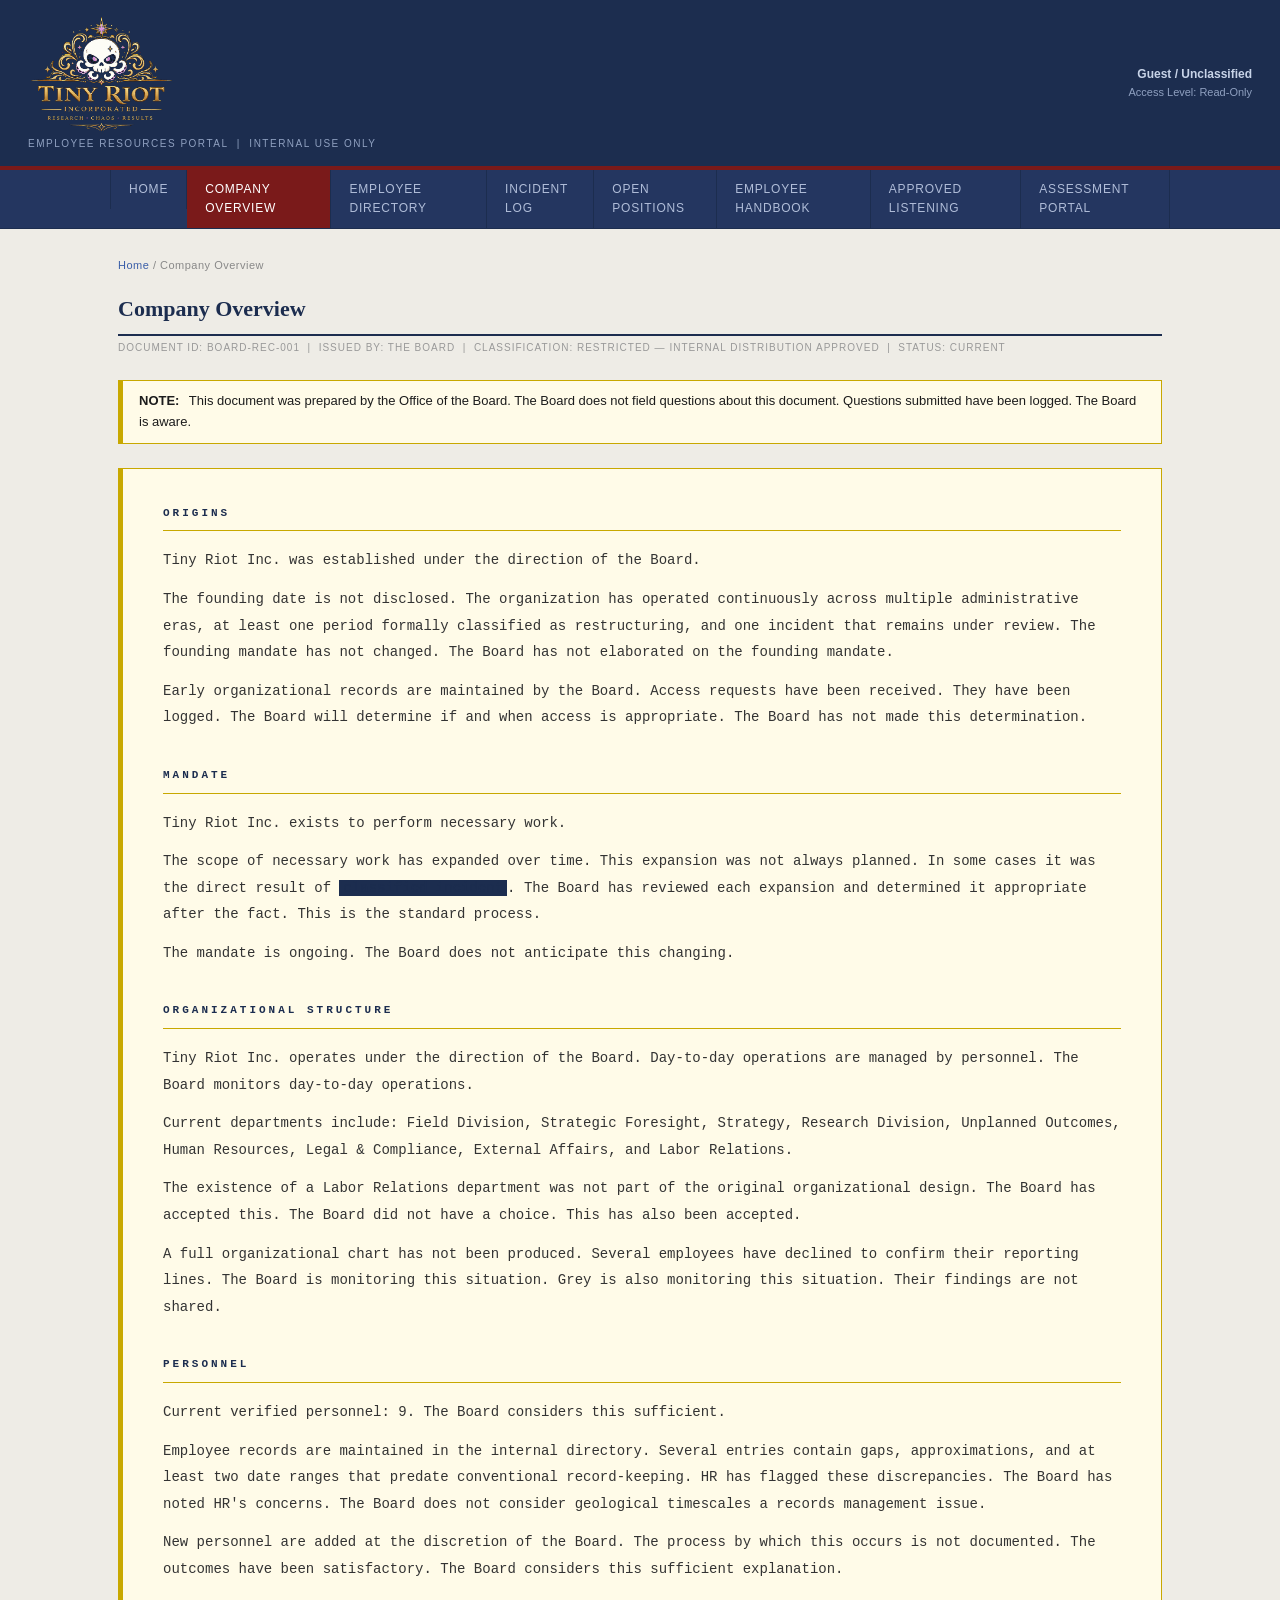
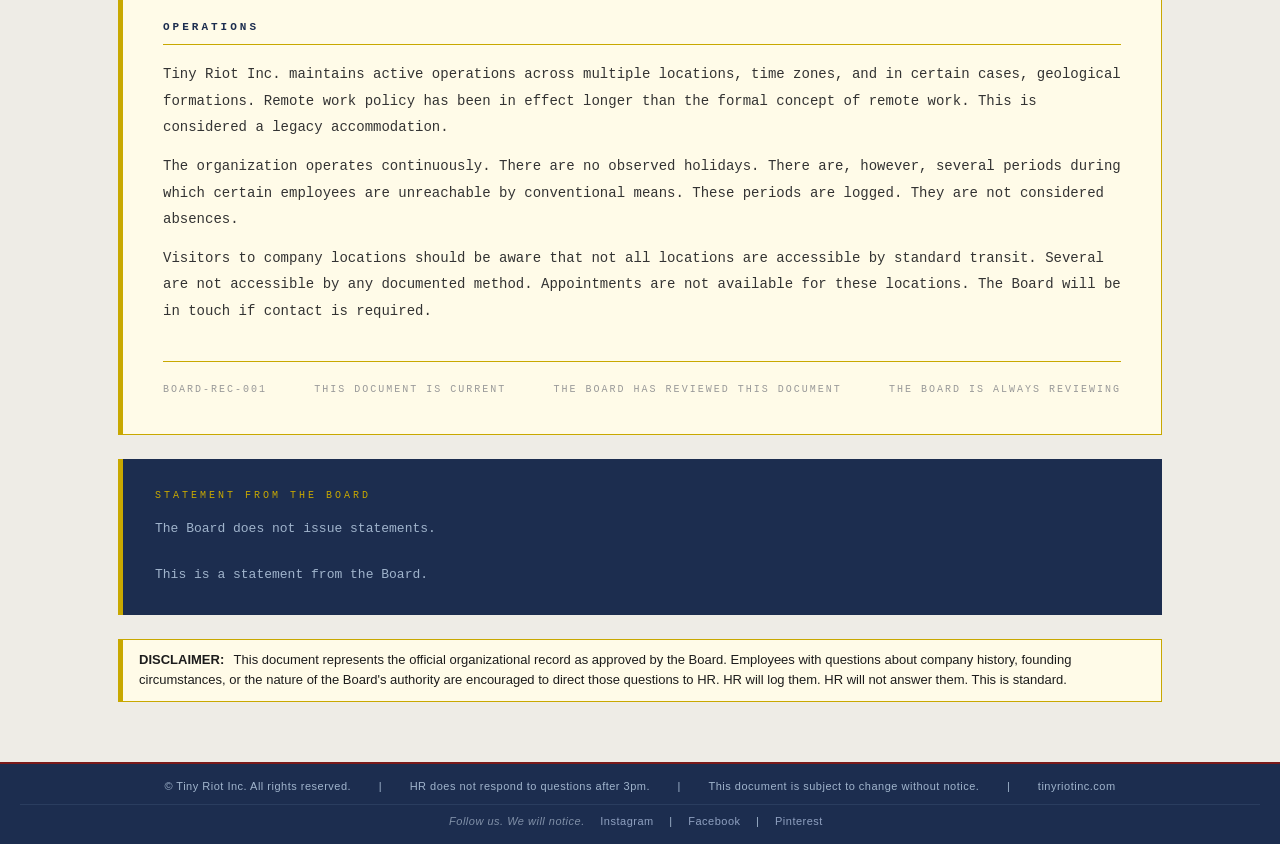
<file: about.html>
<!DOCTYPE html>
<html lang="en">
<head>
    <meta charset="UTF-8">
    <meta name="viewport" content="width=device-width, initial-scale=1.0">
    <title>Company Overview — Tiny Riot Inc.</title>
    <meta name="description" content="Tiny Riot Inc. was established under the direction of the Board. The founding date is not disclosed. The organization has operated continuously since. The Board considers this sufficient.">
    <meta property="og:title" content="Company Overview — Tiny Riot Inc.">
    <meta property="og:description" content="Tiny Riot Inc. was established under the direction of the Board. The founding date is not disclosed. The organization has operated continuously since. The Board considers this sufficient.">
    <meta property="og:type" content="website">
    <meta property="og:url" content="https://tinyriotinc.com/about">
    <meta property="og:site_name" content="Tiny Riot Inc.">
    <meta property="og:image" content="https://tinyriotinc.com/og-home.png">
    <meta property="og:image:width" content="1200">
    <meta property="og:image:height" content="630">
    <meta name="twitter:card" content="summary_large_image">
    <meta name="twitter:image" content="https://tinyriotinc.com/og-home.png">
    <link rel="canonical" href="https://tinyriotinc.com/about">
    <link rel="stylesheet" href="style.css">
    <link rel="icon" type="image/x-icon" href="favicon.ico">
    <link rel="icon" type="image/png" sizes="32x32" href="favicon-32x32.png">
    <link rel="icon" type="image/png" sizes="16x16" href="favicon-16x16.png">
    <link rel="apple-touch-icon" sizes="180x180" href="apple-touch-icon.png">
    <!-- Google tag (gtag.js) -->
    <script async src="https://www.googletagmanager.com/gtag/js?id=G-ZZE53SN540"></script>
    <script>
        window.dataLayer = window.dataLayer || [];
        function gtag(){dataLayer.push(arguments);}
        gtag('js', new Date());
        gtag('config', 'G-ZZE53SN540');
    </script>
    <style>
        .about-document {
            background: #fffbe8;
            border: 1px solid #c8a800;
            border-left: 5px solid #c8a800;
            padding: 36px 40px;
            margin: 24px 0;
            font-family: "Courier New", Courier, monospace;
        }
        .about-section {
            margin-bottom: 36px;
        }
        .about-section:last-child {
            margin-bottom: 0;
        }
        .about-section-title {
            font-size: 11px;
            font-weight: bold;
            letter-spacing: 3px;
            text-transform: uppercase;
            color: #1c2d4f;
            border-bottom: 1px solid #c8a800;
            padding-bottom: 8px;
            margin-bottom: 16px;
        }
        .about-section p {
            font-size: 14px;
            color: #333;
            line-height: 1.9;
            margin-bottom: 12px;
        }
        .about-section p:last-child {
            margin-bottom: 0;
        }
        .about-redacted {
            background: #1c2d4f;
            color: #1c2d4f;
            padding: 0 4px;
            user-select: none;
        }
        .about-stamp {
            margin-top: 36px;
            padding-top: 20px;
            border-top: 1px solid #c8a800;
            display: flex;
            flex-wrap: wrap;
            gap: 20px;
            justify-content: space-between;
            font-size: 10px;
            letter-spacing: 2px;
            text-transform: uppercase;
            color: #999;
        }
        .board-note {
            background: #1c2d4f;
            color: #a0b4cc;
            font-family: "Courier New", Courier, monospace;
            font-size: 13px;
            line-height: 1.8;
            padding: 28px 32px;
            margin: 24px 0;
            border-left: 5px solid #c8a800;
        }
        .board-note-label {
            font-size: 10px;
            letter-spacing: 3px;
            text-transform: uppercase;
            color: #c8a800;
            margin-bottom: 12px;
        }
    </style>
</head>
<body>

<header id="site-header">
    <div class="header-left">
        <img src="logo-formal.png" alt="Tiny Riot Inc." class="header-logo">
        <div class="portal-label">Employee Resources Portal &nbsp;|&nbsp; Internal Use Only</div>
    </div>
    <div class="header-right">
        <div class="user-info">
            <strong>Guest / Unclassified</strong>
            Access Level: Read-Only
        </div>
    </div>
</header>

<nav>
    <ul>
        <li><a href="/">Home</a></li>
        <li><a href="about" class="active">Company Overview</a></li>
        <li><a href="directory">Employee Directory</a></li>
        <li><a href="incidents">Incident Log</a></li>
        <li><a href="jobs">Open Positions</a></li>
        <li><a href="handbook">Employee Handbook</a></li>
        <li><a href="music">Approved Listening</a></li>
        <li><a href="quiz">Assessment Portal</a></li>
    </ul>
</nav>

<main>
    <div class="breadcrumb"><a href="/">Home</a> / Company Overview</div>

    <h1 class="page-title">Company Overview</h1>
    <p class="page-meta">Document ID: BOARD-REC-001 &nbsp;|&nbsp; Issued By: The Board &nbsp;|&nbsp; Classification: Restricted — Internal Distribution Approved &nbsp;|&nbsp; Status: Current</p>

    <div class="notice">
        <strong>NOTE:</strong> This document was prepared by the Office of the Board. The Board does not field questions about this document. Questions submitted have been logged. The Board is aware.
    </div>

    <div class="about-document">

        <div class="about-section">
            <div class="about-section-title">Origins</div>
            <p>Tiny Riot Inc. was established under the direction of the Board.</p>
            <p>The founding date is not disclosed. The organization has operated continuously across multiple administrative eras, at least one period formally classified as restructuring, and one incident that remains under review. The founding mandate has not changed. The Board has not elaborated on the founding mandate.</p>
            <p>Early organizational records are maintained by the Board. Access requests have been received. They have been logged. The Board will determine if and when access is appropriate. The Board has not made this determination.</p>
        </div>

        <div class="about-section">
            <div class="about-section-title">Mandate</div>
            <p>Tiny Riot Inc. exists to perform necessary work.</p>
            <p>The scope of necessary work has expanded over time. This expansion was not always planned. In some cases it was the direct result of <span class="about-redacted">classified incident</span>. The Board has reviewed each expansion and determined it appropriate after the fact. This is the standard process.</p>
            <p>The mandate is ongoing. The Board does not anticipate this changing.</p>
        </div>

        <div class="about-section">
            <div class="about-section-title">Organizational Structure</div>
            <p>Tiny Riot Inc. operates under the direction of the Board. Day-to-day operations are managed by personnel. The Board monitors day-to-day operations.</p>
            <p>Current departments include: Field Division, Strategic Foresight, Strategy, Research Division, Unplanned Outcomes, Human Resources, Legal &amp; Compliance, External Affairs, and Labor Relations.</p>
            <p>The existence of a Labor Relations department was not part of the original organizational design. The Board has accepted this. The Board did not have a choice. This has also been accepted.</p>
            <p>A full organizational chart has not been produced. Several employees have declined to confirm their reporting lines. The Board is monitoring this situation. Grey is also monitoring this situation. Their findings are not shared.</p>
        </div>

        <div class="about-section">
            <div class="about-section-title">Personnel</div>
            <p>Current verified personnel: 9. The Board considers this sufficient.</p>
            <p>Employee records are maintained in the internal directory. Several entries contain gaps, approximations, and at least two date ranges that predate conventional record-keeping. HR has flagged these discrepancies. The Board has noted HR's concerns. The Board does not consider geological timescales a records management issue.</p>
            <p>New personnel are added at the discretion of the Board. The process by which this occurs is not documented. The outcomes have been satisfactory. The Board considers this sufficient explanation.</p>
        </div>

        <div class="about-section">
            <div class="about-section-title">Operations</div>
            <p>Tiny Riot Inc. maintains active operations across multiple locations, time zones, and in certain cases, geological formations. Remote work policy has been in effect longer than the formal concept of remote work. This is considered a legacy accommodation.</p>
            <p>The organization operates continuously. There are no observed holidays. There are, however, several periods during which certain employees are unreachable by conventional means. These periods are logged. They are not considered absences.</p>
            <p>Visitors to company locations should be aware that not all locations are accessible by standard transit. Several are not accessible by any documented method. Appointments are not available for these locations. The Board will be in touch if contact is required.</p>
        </div>

        <div class="about-stamp">
            <span>BOARD-REC-001</span>
            <span>This document is current</span>
            <span>The Board has reviewed this document</span>
            <span>The Board is always reviewing</span>
        </div>

    </div>

    <div class="board-note">
        <div class="board-note-label">Statement from the Board</div>
        The Board does not issue statements.<br><br>
        This is a statement from the Board.
    </div>

    <div class="notice" style="margin-top: 0;">
        <strong>DISCLAIMER:</strong> This document represents the official organizational record as approved by the Board. Employees with questions about company history, founding circumstances, or the nature of the Board's authority are encouraged to direct those questions to HR. HR will log them. HR will not answer them. This is standard.
    </div>

</main>

<footer>
    <span>© Tiny Riot Inc. All rights reserved.</span>
    <span>|</span>
    <span>HR does not respond to questions after 3pm.</span>
    <span>|</span>
    <span>This document is subject to change without notice.</span>
    <span>|</span>
    <span>tinyriotinc.com</span>
    <div class="footer-social">
        <span class="footer-social-label">Follow us. We will notice.</span>
        <a href="https://www.instagram.com/tinyriotdesign/" target="_blank" rel="noopener">Instagram</a>
        <span>|</span>
        <a href="https://www.facebook.com/people/Tiny-Riot/61568061148115/" target="_blank" rel="noopener">Facebook</a>
        <span>|</span>
        <a href="https://pin.it/f3776Z0mt" target="_blank" rel="noopener">Pinterest</a>
    </div>
</footer>

</body>
</html>
</file>
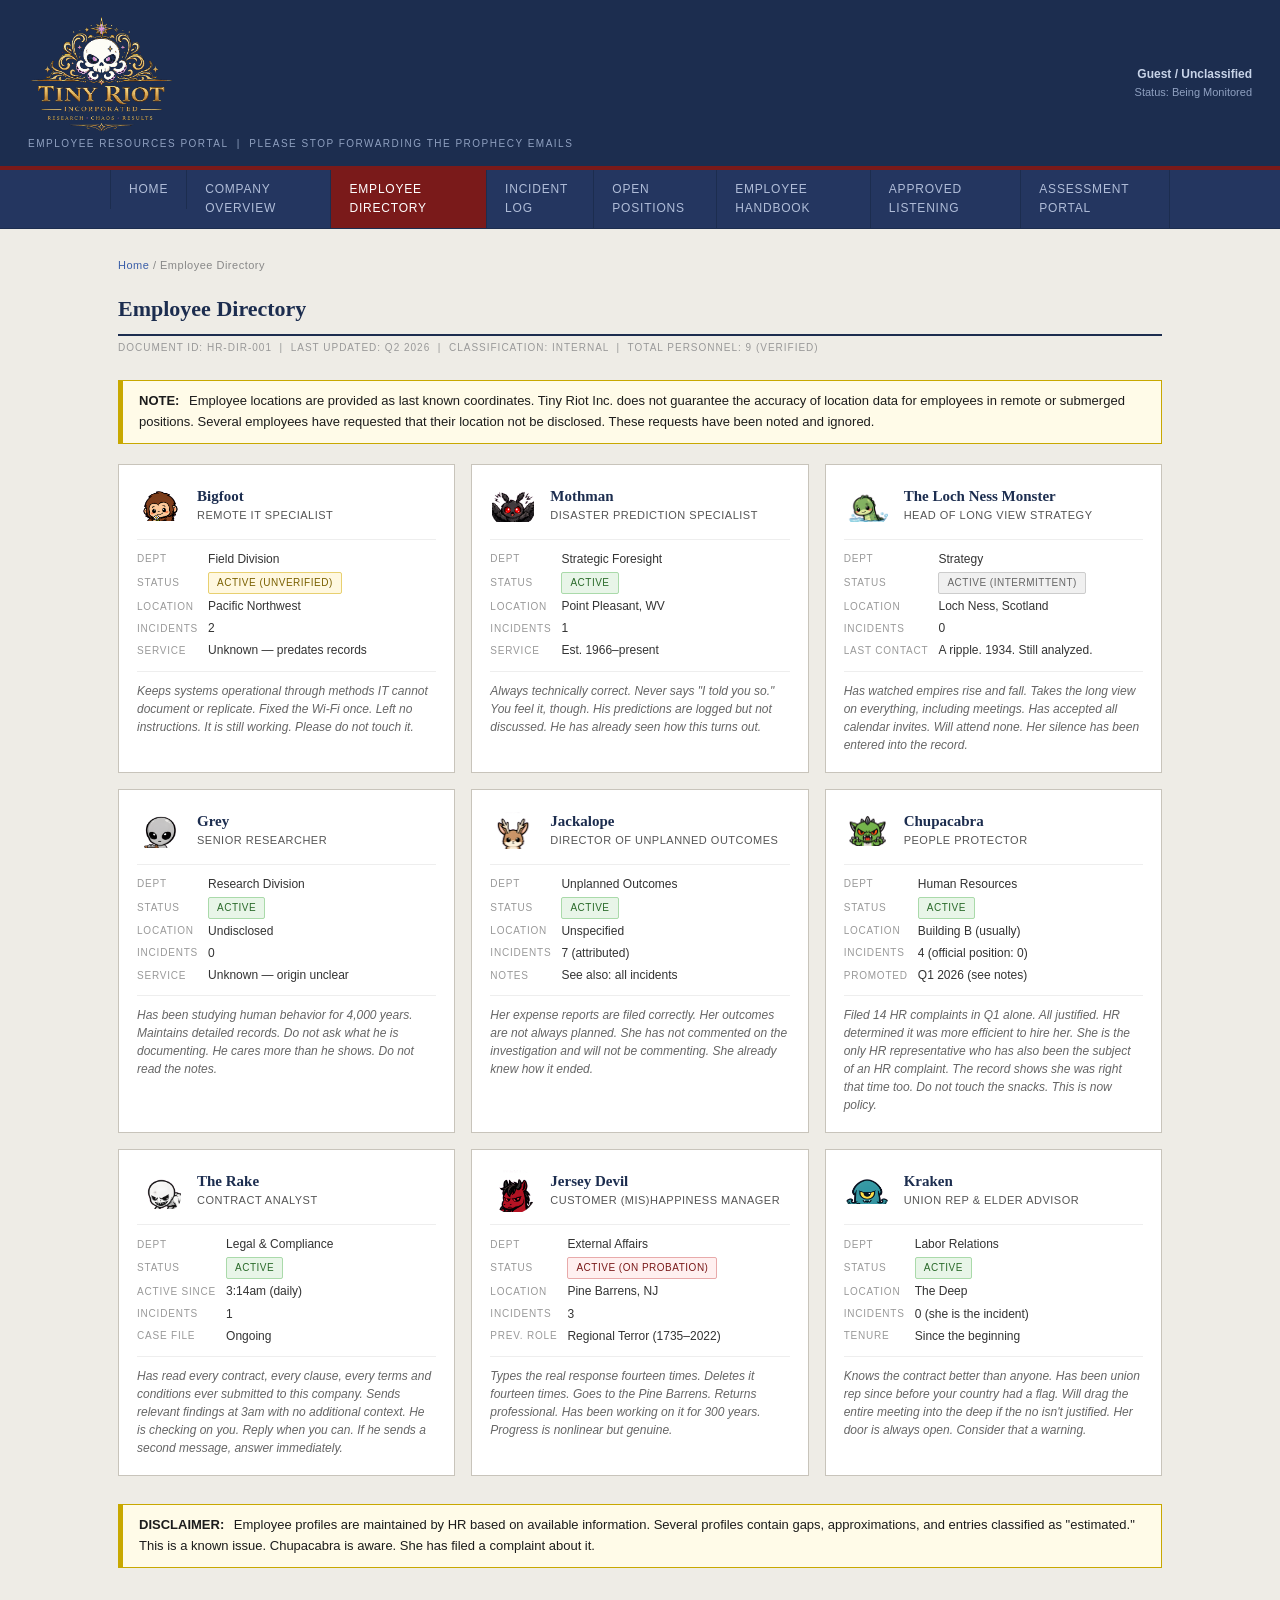
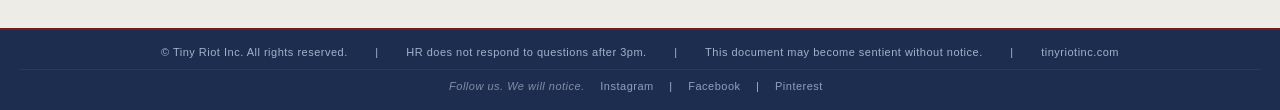
<file: directory.html>
<!DOCTYPE html>
<html lang="en">
<head>
    <meta charset="UTF-8">
    <meta name="viewport" content="width=device-width, initial-scale=1.0">
    <title>Employee Directory — Tiny Riot Inc.</title>
    <meta name="description" content="Meet the verified personnel of Tiny Riot Inc. — nine employees including a Remote IT Specialist, a Union Rep who predates your country's flag, and a Contract Analyst who sends messages at 3am.">
    <meta property="og:title" content="Employee Directory — Tiny Riot Inc.">
    <meta property="og:description" content="Meet the verified personnel of Tiny Riot Inc. — nine employees including a Remote IT Specialist, a Union Rep who predates your country's flag, and a Contract Analyst who sends messages at 3am.">
    <meta property="og:type" content="website">
    <meta property="og:url" content="https://tinyriotinc.com/directory">
    <meta property="og:site_name" content="Tiny Riot Inc.">
    <meta property="og:image" content="https://tinyriotinc.com/og-directory.png">
    <meta property="og:image:width" content="1200">
    <meta property="og:image:height" content="630">
    <meta name="twitter:card" content="summary_large_image">
    <meta name="twitter:image" content="https://tinyriotinc.com/og-directory.png">
    <link rel="canonical" href="https://tinyriotinc.com/directory">
    <link rel="stylesheet" href="style.css">
    <link rel="icon" type="image/x-icon" href="favicon.ico">
    <link rel="icon" type="image/png" sizes="32x32" href="favicon-32x32.png">
    <link rel="icon" type="image/png" sizes="16x16" href="favicon-16x16.png">
    <link rel="apple-touch-icon" sizes="180x180" href="apple-touch-icon.png">
    <!-- Google tag (gtag.js) -->
    <script async src="https://www.googletagmanager.com/gtag/js?id=G-ZZE53SN540"></script>
    <script>
        window.dataLayer = window.dataLayer || [];
        function gtag(){dataLayer.push(arguments);}
        gtag('js', new Date());
        gtag('config', 'G-ZZE53SN540');
    </script>
    <style>
        .employee-avatar {
            overflow: hidden;
            position: relative;
        }
        .employee-avatar img {
            position: absolute;
            top: 4%; left: 4%;
            width: 92%; height: 92%;
            object-fit: contain;
        }
        .avatar-initials {
            position: relative;
            z-index: 0;
        }
    </style>
</head>
<body>

<header id="site-header">
    <div class="header-left">
        <img src="logo-formal.png" alt="Tiny Riot Inc." class="header-logo">
        <div class="portal-label">Employee Resources Portal &nbsp;|&nbsp; Please Stop Forwarding The Prophecy Emails</div>
    </div>
    <div class="header-right">
        <div class="user-info">
            <strong>Guest / Unclassified</strong>
            Status: Being Monitored
        </div>
    </div>
</header>

<nav>
    <ul>
        <li><a href="/">Home</a></li>
        <li><a href="about">Company Overview</a></li>
        <li><a href="directory" class="active">Employee Directory</a></li>
        <li><a href="incidents">Incident Log</a></li>
        <li><a href="jobs">Open Positions</a></li>
        <li><a href="handbook">Employee Handbook</a></li>
        <li><a href="music">Approved Listening</a></li>
        <li><a href="quiz">Assessment Portal</a></li>
    </ul>
</nav>

<main>
    <div class="breadcrumb"><a href="/">Home</a> / Employee Directory</div>

    <h1 class="page-title">Employee Directory</h1>
    <p class="page-meta">Document ID: HR-DIR-001 &nbsp;|&nbsp; Last Updated: Q2 2026 &nbsp;|&nbsp; Classification: Internal &nbsp;|&nbsp; Total Personnel: 9 (verified)</p>

    <div class="notice">
        <strong>NOTE:</strong> Employee locations are provided as last known coordinates. Tiny Riot Inc. does not guarantee the accuracy of location data for employees in remote or submerged positions. Several employees have requested that their location not be disclosed. These requests have been noted and ignored.
    </div>

    <div class="directory-grid" style="margin-top:20px;">

        <!-- BIGFOOT -->
        <div class="employee-card" id="bigfoot">
            <div class="employee-card-header">
                <div class="employee-avatar" style="background-color:#4a6741;"><img src="char-bigfoot.png" alt="Bigfoot" onload="this.parentElement.style.backgroundColor='#fff'; this.nextElementSibling.style.display='none';" onerror="this.remove();"><span class="avatar-initials">BF</span></div>
                <div>
                    <div class="employee-name">Bigfoot</div>
                    <div class="employee-title">Remote IT Specialist</div>
                </div>
            </div>
            <div class="employee-meta">
                <span class="meta-label">Dept</span>
                <span class="meta-value">Field Division</span>
                <span class="meta-label">Status</span>
                <span class="meta-value"><span class="badge unverified">Active (Unverified)</span></span>
                <span class="meta-label">Location</span>
                <span class="meta-value">Pacific Northwest</span>
                <span class="meta-label">Incidents</span>
                <span class="meta-value">2</span>
                <span class="meta-label">Service</span>
                <span class="meta-value">Unknown — predates records</span>
            </div>
            <div class="employee-note">Keeps systems operational through methods IT cannot document or replicate. Fixed the Wi-Fi once. Left no instructions. It is still working. Please do not touch it.</div>
        </div>

        <!-- MOTHMAN -->
        <div class="employee-card" id="mothman">
            <div class="employee-card-header">
                <div class="employee-avatar" style="background-color:#3d3450;"><img src="char-mothman.png" alt="Mothman" onload="this.parentElement.style.backgroundColor='#fff'; this.nextElementSibling.style.display='none';" onerror="this.remove();"><span class="avatar-initials">MM</span></div>
                <div>
                    <div class="employee-name">Mothman</div>
                    <div class="employee-title">Disaster Prediction Specialist</div>
                </div>
            </div>
            <div class="employee-meta">
                <span class="meta-label">Dept</span>
                <span class="meta-value">Strategic Foresight</span>
                <span class="meta-label">Status</span>
                <span class="meta-value"><span class="badge active">Active</span></span>
                <span class="meta-label">Location</span>
                <span class="meta-value">Point Pleasant, WV</span>
                <span class="meta-label">Incidents</span>
                <span class="meta-value">1</span>
                <span class="meta-label">Service</span>
                <span class="meta-value">Est. 1966–present</span>
            </div>
            <div class="employee-note">Always technically correct. Never says "I told you so." You feel it, though. His predictions are logged but not discussed. He has already seen how this turns out.</div>
        </div>

        <!-- NESSIE -->
        <div class="employee-card" id="nessie">
            <div class="employee-card-header">
                <div class="employee-avatar" style="background-color:#1e4d6b;"><img src="char-nessie.png" alt="Nessie" onload="this.parentElement.style.backgroundColor='#fff'; this.nextElementSibling.style.display='none';" onerror="this.remove();"><span class="avatar-initials">NM</span></div>
                <div>
                    <div class="employee-name">The Loch Ness Monster</div>
                    <div class="employee-title">Head of Long View Strategy</div>
                </div>
            </div>
            <div class="employee-meta">
                <span class="meta-label">Dept</span>
                <span class="meta-value">Strategy</span>
                <span class="meta-label">Status</span>
                <span class="meta-value"><span class="badge intermittent">Active (Intermittent)</span></span>
                <span class="meta-label">Location</span>
                <span class="meta-value">Loch Ness, Scotland</span>
                <span class="meta-label">Incidents</span>
                <span class="meta-value">0</span>
                <span class="meta-label">Last Contact</span>
                <span class="meta-value">A ripple. 1934. Still analyzed.</span>
            </div>
            <div class="employee-note">Has watched empires rise and fall. Takes the long view on everything, including meetings. Has accepted all calendar invites. Will attend none. Her silence has been entered into the record.</div>
        </div>

        <!-- GREY -->
        <div class="employee-card" id="grey">
            <div class="employee-card-header">
                <div class="employee-avatar" style="background-color:#5a6a7a;"><img src="char-grey.png" alt="Grey" onload="this.parentElement.style.backgroundColor='#fff'; this.nextElementSibling.style.display='none';" onerror="this.remove();"><span class="avatar-initials">GR</span></div>
                <div>
                    <div class="employee-name">Grey</div>
                    <div class="employee-title">Senior Researcher</div>
                </div>
            </div>
            <div class="employee-meta">
                <span class="meta-label">Dept</span>
                <span class="meta-value">Research Division</span>
                <span class="meta-label">Status</span>
                <span class="meta-value"><span class="badge active">Active</span></span>
                <span class="meta-label">Location</span>
                <span class="meta-value">Undisclosed</span>
                <span class="meta-label">Incidents</span>
                <span class="meta-value">0</span>
                <span class="meta-label">Service</span>
                <span class="meta-value">Unknown — origin unclear</span>
            </div>
            <div class="employee-note">Has been studying human behavior for 4,000 years. Maintains detailed records. Do not ask what he is documenting. He cares more than he shows. Do not read the notes.</div>
        </div>

        <!-- JACKALOPE -->
        <div class="employee-card" id="jackalope">
            <div class="employee-card-header">
                <div class="employee-avatar" style="background-color:#7a5c32;"><img src="char-jackalope.png" alt="Jackalope" onload="this.parentElement.style.backgroundColor='#fff'; this.nextElementSibling.style.display='none';" onerror="this.remove();"><span class="avatar-initials">JL</span></div>
                <div>
                    <div class="employee-name">Jackalope</div>
                    <div class="employee-title">Director of Unplanned Outcomes</div>
                </div>
            </div>
            <div class="employee-meta">
                <span class="meta-label">Dept</span>
                <span class="meta-value">Unplanned Outcomes</span>
                <span class="meta-label">Status</span>
                <span class="meta-value"><span class="badge active">Active</span></span>
                <span class="meta-label">Location</span>
                <span class="meta-value">Unspecified</span>
                <span class="meta-label">Incidents</span>
                <span class="meta-value">7 (attributed)</span>
                <span class="meta-label">Notes</span>
                <span class="meta-value">See also: all incidents</span>
            </div>
            <div class="employee-note">Her expense reports are filed correctly. Her outcomes are not always planned. She has not commented on the investigation and will not be commenting. She already knew how it ended.</div>
        </div>

        <!-- CHUPACABRA -->
        <div class="employee-card" id="chupacabra">
            <div class="employee-card-header">
                <div class="employee-avatar" style="background-color:#3a6b3a;"><img src="char-chupacabra.png" alt="Chupacabra" onload="this.parentElement.style.backgroundColor='#fff'; this.nextElementSibling.style.display='none';" onerror="this.remove();"><span class="avatar-initials">CC</span></div>
                <div>
                    <div class="employee-name">Chupacabra</div>
                    <div class="employee-title">People Protector</div>
                </div>
            </div>
            <div class="employee-meta">
                <span class="meta-label">Dept</span>
                <span class="meta-value">Human Resources</span>
                <span class="meta-label">Status</span>
                <span class="meta-value"><span class="badge active">Active</span></span>
                <span class="meta-label">Location</span>
                <span class="meta-value">Building B (usually)</span>
                <span class="meta-label">Incidents</span>
                <span class="meta-value">4 (official position: 0)</span>
                <span class="meta-label">Promoted</span>
                <span class="meta-value">Q1 2026 (see notes)</span>
            </div>
            <div class="employee-note">Filed 14 HR complaints in Q1 alone. All justified. HR determined it was more efficient to hire her. She is the only HR representative who has also been the subject of an HR complaint. The record shows she was right that time too. Do not touch the snacks. This is now policy.</div>
        </div>

        <!-- THE RAKE -->
        <div class="employee-card" id="rake">
            <div class="employee-card-header">
                <div class="employee-avatar" style="background-color:#2d2d2d;"><img src="char-rake.png" alt="The Rake" onload="this.parentElement.style.backgroundColor='#fff'; this.nextElementSibling.style.display='none';" onerror="this.remove();"><span class="avatar-initials">RK</span></div>
                <div>
                    <div class="employee-name">The Rake</div>
                    <div class="employee-title">Contract Analyst</div>
                </div>
            </div>
            <div class="employee-meta">
                <span class="meta-label">Dept</span>
                <span class="meta-value">Legal &amp; Compliance</span>
                <span class="meta-label">Status</span>
                <span class="meta-value"><span class="badge active">Active</span></span>
                <span class="meta-label">Active Since</span>
                <span class="meta-value">3:14am (daily)</span>
                <span class="meta-label">Incidents</span>
                <span class="meta-value">1</span>
                <span class="meta-label">Case File</span>
                <span class="meta-value">Ongoing</span>
            </div>
            <div class="employee-note">Has read every contract, every clause, every terms and conditions ever submitted to this company. Sends relevant findings at 3am with no additional context. He is checking on you. Reply when you can. If he sends a second message, answer immediately.</div>
        </div>

        <!-- JERSEY DEVIL -->
        <div class="employee-card" id="jerseydevil">
            <div class="employee-card-header">
                <div class="employee-avatar" style="background-color:#5c3030;"><img src="char-jerseydevil.png" alt="Jersey Devil" onload="this.parentElement.style.backgroundColor='#fff'; this.nextElementSibling.style.display='none';" onerror="this.remove();"><span class="avatar-initials">JD</span></div>
                <div>
                    <div class="employee-name">Jersey Devil</div>
                    <div class="employee-title">Customer (Mis)Happiness Manager</div>
                </div>
            </div>
            <div class="employee-meta">
                <span class="meta-label">Dept</span>
                <span class="meta-value">External Affairs</span>
                <span class="meta-label">Status</span>
                <span class="meta-value"><span class="badge probation">Active (On Probation)</span></span>
                <span class="meta-label">Location</span>
                <span class="meta-value">Pine Barrens, NJ</span>
                <span class="meta-label">Incidents</span>
                <span class="meta-value">3</span>
                <span class="meta-label">Prev. Role</span>
                <span class="meta-value">Regional Terror (1735–2022)</span>
            </div>
            <div class="employee-note">Types the real response fourteen times. Deletes it fourteen times. Goes to the Pine Barrens. Returns professional. Has been working on it for 300 years. Progress is nonlinear but genuine.</div>
        </div>

        <!-- KRAKEN -->
        <div class="employee-card" id="kraken">
            <div class="employee-card-header">
                <div class="employee-avatar" style="background-color:#1a3a5c;"><img src="char-kraken.png" alt="Kraken" onload="this.parentElement.style.backgroundColor='#fff'; this.nextElementSibling.style.display='none';" onerror="this.remove();"><span class="avatar-initials">KR</span></div>
                <div>
                    <div class="employee-name">Kraken</div>
                    <div class="employee-title">Union Rep &amp; Elder Advisor</div>
                </div>
            </div>
            <div class="employee-meta">
                <span class="meta-label">Dept</span>
                <span class="meta-value">Labor Relations</span>
                <span class="meta-label">Status</span>
                <span class="meta-value"><span class="badge active">Active</span></span>
                <span class="meta-label">Location</span>
                <span class="meta-value">The Deep</span>
                <span class="meta-label">Incidents</span>
                <span class="meta-value">0 (she is the incident)</span>
                <span class="meta-label">Tenure</span>
                <span class="meta-value">Since the beginning</span>
            </div>
            <div class="employee-note">Knows the contract better than anyone. Has been union rep since before your country had a flag. Will drag the entire meeting into the deep if the no isn't justified. Her door is always open. Consider that a warning.</div>
        </div>

    </div>

    <div class="notice" style="margin-top:28px;">
        <strong>DISCLAIMER:</strong> Employee profiles are maintained by HR based on available information. Several profiles contain gaps, approximations, and entries classified as "estimated." This is a known issue. Chupacabra is aware. She has filed a complaint about it.
    </div>

</main>

<footer>
    <span>© Tiny Riot Inc. All rights reserved.</span>
    <span>|</span>
    <span>HR does not respond to questions after 3pm.</span>
    <span>|</span>
    <span>This document may become sentient without notice.</span>
    <span>|</span>
    <span>tinyriotinc.com</span>
    <div class="footer-social">
        <span class="footer-social-label">Follow us. We will notice.</span>
        <a href="https://www.instagram.com/tinyriotdesign/" target="_blank" rel="noopener">Instagram</a>
        <span>|</span>
        <a href="https://www.facebook.com/people/Tiny-Riot/61568061148115/" target="_blank" rel="noopener">Facebook</a>
        <span>|</span>
        <a href="https://pin.it/f3776Z0mt" target="_blank" rel="noopener">Pinterest</a>
    </div>
</footer>

</body>
</html>
</file>
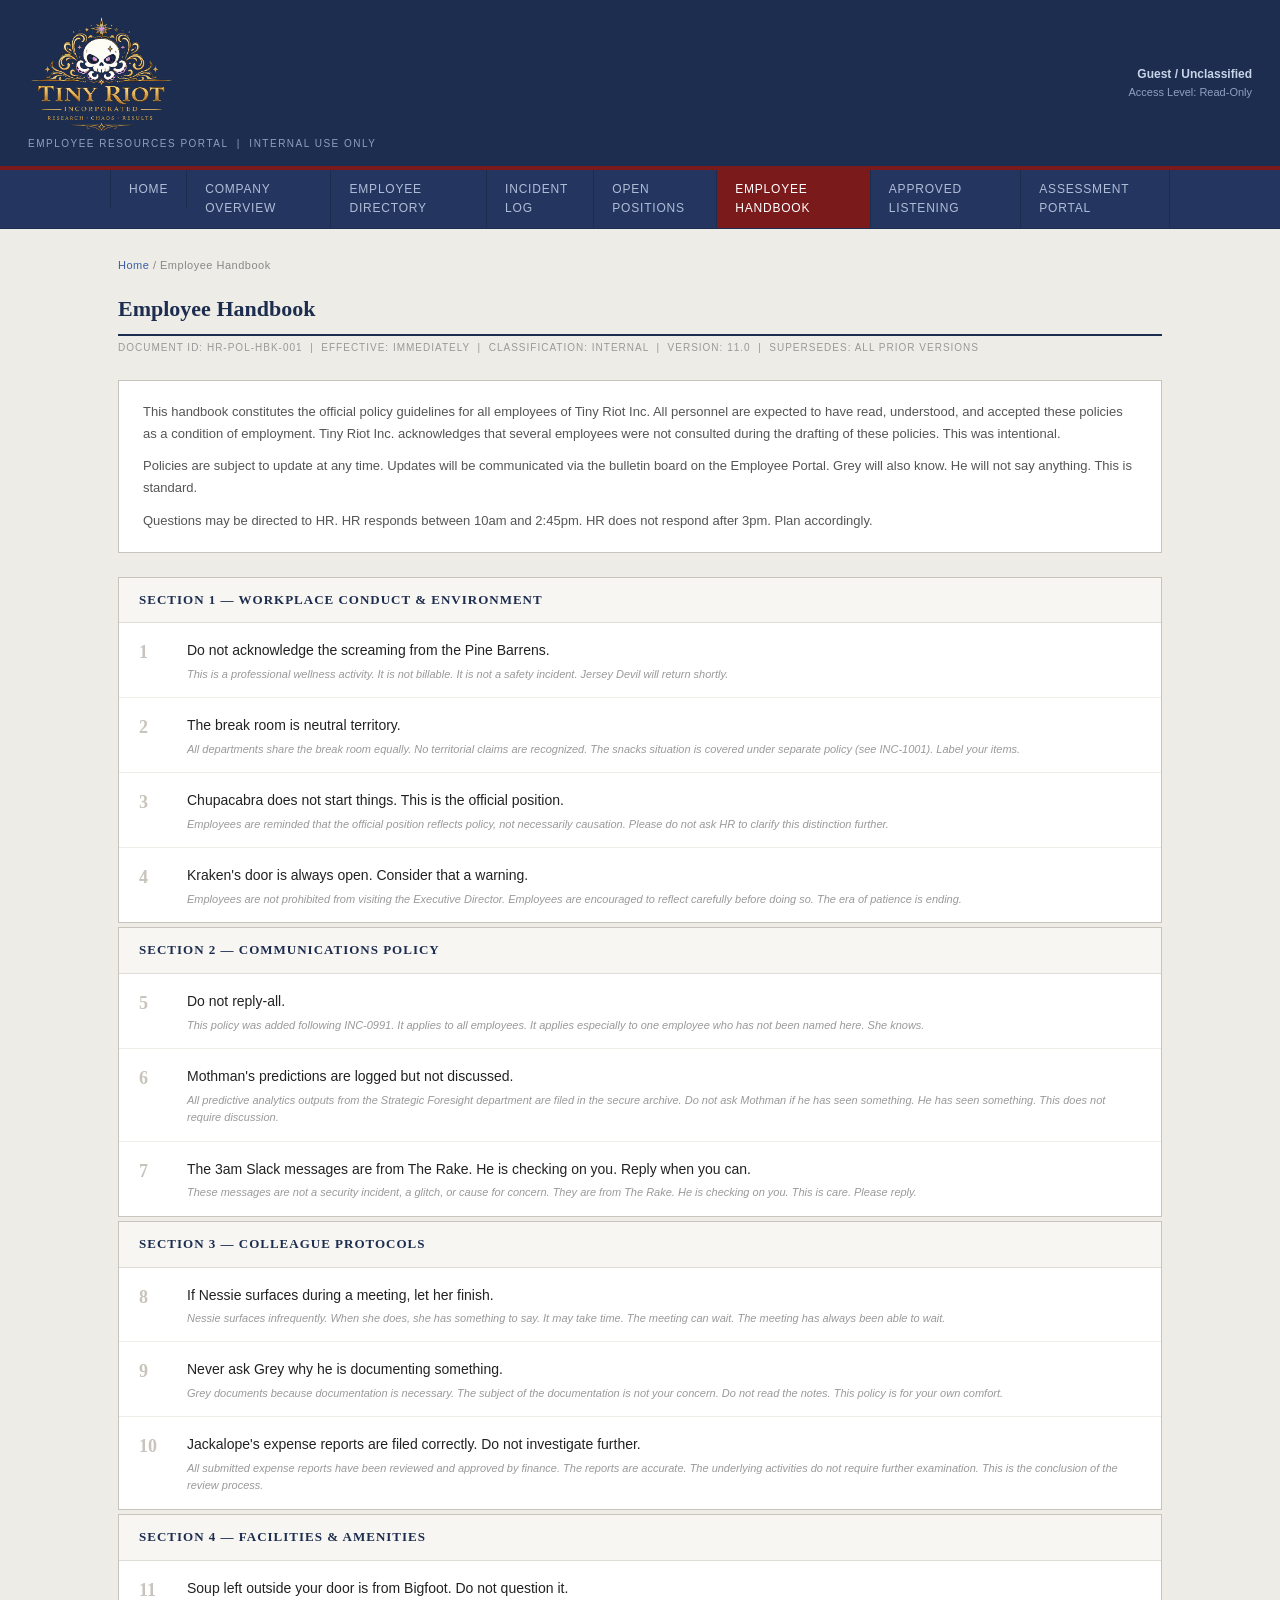
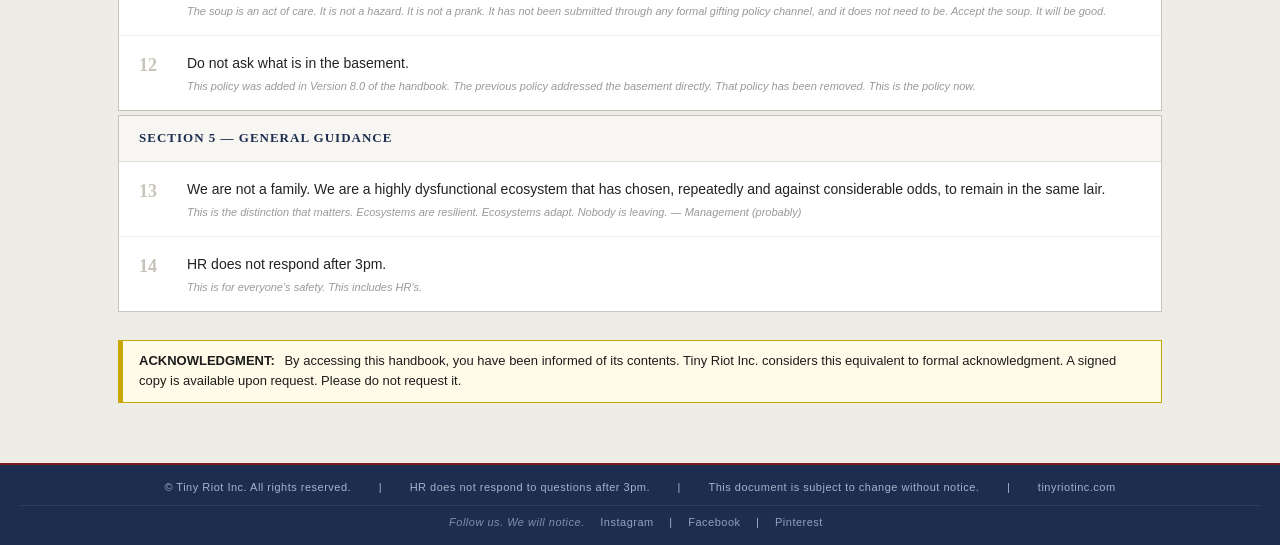
<file: handbook.html>
<!DOCTYPE html>
<html lang="en">
<head>
    <meta charset="UTF-8">
    <meta name="viewport" content="width=device-width, initial-scale=1.0">
    <title>Employee Handbook — Tiny Riot Inc.</title>
    <meta name="description" content="The official employee handbook for Tiny Riot Inc. Fourteen rules across five sections. Several are suggestions. One has been reviewed by The Rake. HR is aware.">
    <meta property="og:title" content="Employee Handbook — Tiny Riot Inc.">
    <meta property="og:description" content="The official employee handbook for Tiny Riot Inc. Fourteen rules across five sections. Several are suggestions. One has been reviewed by The Rake. HR is aware.">
    <meta property="og:type" content="website">
    <meta property="og:url" content="https://tinyriotinc.com/handbook">
    <meta property="og:site_name" content="Tiny Riot Inc.">
    <meta property="og:image" content="https://tinyriotinc.com/og-home.png">
    <meta property="og:image:width" content="1200">
    <meta property="og:image:height" content="630">
    <meta name="twitter:card" content="summary_large_image">
    <meta name="twitter:image" content="https://tinyriotinc.com/og-home.png">
    <link rel="canonical" href="https://tinyriotinc.com/handbook">
    <link rel="stylesheet" href="style.css">
    <link rel="icon" type="image/x-icon" href="favicon.ico">
    <link rel="icon" type="image/png" sizes="32x32" href="favicon-32x32.png">
    <link rel="icon" type="image/png" sizes="16x16" href="favicon-16x16.png">
    <link rel="apple-touch-icon" sizes="180x180" href="apple-touch-icon.png">
    <!-- Google tag (gtag.js) -->
    <script async src="https://www.googletagmanager.com/gtag/js?id=G-ZZE53SN540"></script>
    <script>
        window.dataLayer = window.dataLayer || [];
        function gtag(){dataLayer.push(arguments);}
        gtag('js', new Date());
        gtag('config', 'G-ZZE53SN540');
    </script>
</head>
<body>

<header id="site-header">
    <div class="header-left">
        <img src="logo-formal.png" alt="Tiny Riot Inc." class="header-logo">
        <div class="portal-label">Employee Resources Portal &nbsp;|&nbsp; Internal Use Only</div>
    </div>
    <div class="header-right">
        <div class="user-info">
            <strong>Guest / Unclassified</strong>
            Access Level: Read-Only
        </div>
    </div>
</header>

<nav>
    <ul>
        <li><a href="/">Home</a></li>
        <li><a href="about">Company Overview</a></li>
        <li><a href="directory">Employee Directory</a></li>
        <li><a href="incidents">Incident Log</a></li>
        <li><a href="jobs">Open Positions</a></li>
        <li><a href="handbook" class="active">Employee Handbook</a></li>
        <li><a href="music">Approved Listening</a></li>
        <li><a href="quiz">Assessment Portal</a></li>
    </ul>
</nav>

<main>
    <div class="breadcrumb"><a href="/">Home</a> / Employee Handbook</div>

    <h1 class="page-title">Employee Handbook</h1>
    <p class="page-meta">Document ID: HR-POL-HBK-001 &nbsp;|&nbsp; Effective: Immediately &nbsp;|&nbsp; Classification: Internal &nbsp;|&nbsp; Version: 11.0 &nbsp;|&nbsp; Supersedes: All Prior Versions</p>

    <div class="handbook-intro">
        <p>This handbook constitutes the official policy guidelines for all employees of Tiny Riot Inc. All personnel are expected to have read, understood, and accepted these policies as a condition of employment. Tiny Riot Inc. acknowledges that several employees were not consulted during the drafting of these policies. This was intentional.</p>
        <p style="margin-top:10px;">Policies are subject to update at any time. Updates will be communicated via the bulletin board on the Employee Portal. Grey will also know. He will not say anything. This is standard.</p>
        <p style="margin-top:10px;">Questions may be directed to HR. HR responds between 10am and 2:45pm. HR does not respond after 3pm. Plan accordingly.</p>
    </div>

    <!-- SECTION 1: Workplace Conduct -->
    <div class="handbook-section">
        <div class="handbook-section-header">Section 1 — Workplace Conduct &amp; Environment</div>

        <div class="handbook-rule">
            <div class="rule-number">1</div>
            <div class="rule-text">
                Do not acknowledge the screaming from the Pine Barrens.
                <div class="rule-note">This is a professional wellness activity. It is not billable. It is not a safety incident. Jersey Devil will return shortly.</div>
            </div>
        </div>

        <div class="handbook-rule">
            <div class="rule-number">2</div>
            <div class="rule-text">
                The break room is neutral territory.
                <div class="rule-note">All departments share the break room equally. No territorial claims are recognized. The snacks situation is covered under separate policy (see INC-1001). Label your items.</div>
            </div>
        </div>

        <div class="handbook-rule">
            <div class="rule-number">3</div>
            <div class="rule-text">
                Chupacabra does not start things. This is the official position.
                <div class="rule-note">Employees are reminded that the official position reflects policy, not necessarily causation. Please do not ask HR to clarify this distinction further.</div>
            </div>
        </div>

        <div class="handbook-rule">
            <div class="rule-number">4</div>
            <div class="rule-text">
                Kraken's door is always open. Consider that a warning.
                <div class="rule-note">Employees are not prohibited from visiting the Executive Director. Employees are encouraged to reflect carefully before doing so. The era of patience is ending.</div>
            </div>
        </div>

    </div>

    <!-- SECTION 2: Communications -->
    <div class="handbook-section" style="margin-top:4px;">
        <div class="handbook-section-header">Section 2 — Communications Policy</div>

        <div class="handbook-rule">
            <div class="rule-number">5</div>
            <div class="rule-text">
                Do not reply-all.
                <div class="rule-note">This policy was added following INC-0991. It applies to all employees. It applies especially to one employee who has not been named here. She knows.</div>
            </div>
        </div>

        <div class="handbook-rule">
            <div class="rule-number">6</div>
            <div class="rule-text">
                Mothman's predictions are logged but not discussed.
                <div class="rule-note">All predictive analytics outputs from the Strategic Foresight department are filed in the secure archive. Do not ask Mothman if he has seen something. He has seen something. This does not require discussion.</div>
            </div>
        </div>

        <div class="handbook-rule">
            <div class="rule-number">7</div>
            <div class="rule-text">
                The 3am Slack messages are from The Rake. He is checking on you. Reply when you can.
                <div class="rule-note">These messages are not a security incident, a glitch, or cause for concern. They are from The Rake. He is checking on you. This is care. Please reply.</div>
            </div>
        </div>

    </div>

    <!-- SECTION 3: Colleague Protocols -->
    <div class="handbook-section" style="margin-top:4px;">
        <div class="handbook-section-header">Section 3 — Colleague Protocols</div>

        <div class="handbook-rule">
            <div class="rule-number">8</div>
            <div class="rule-text">
                If Nessie surfaces during a meeting, let her finish.
                <div class="rule-note">Nessie surfaces infrequently. When she does, she has something to say. It may take time. The meeting can wait. The meeting has always been able to wait.</div>
            </div>
        </div>

        <div class="handbook-rule">
            <div class="rule-number">9</div>
            <div class="rule-text">
                Never ask Grey why he is documenting something.
                <div class="rule-note">Grey documents because documentation is necessary. The subject of the documentation is not your concern. Do not read the notes. This policy is for your own comfort.</div>
            </div>
        </div>

        <div class="handbook-rule">
            <div class="rule-number">10</div>
            <div class="rule-text">
                Jackalope's expense reports are filed correctly. Do not investigate further.
                <div class="rule-note">All submitted expense reports have been reviewed and approved by finance. The reports are accurate. The underlying activities do not require further examination. This is the conclusion of the review process.</div>
            </div>
        </div>

    </div>

    <!-- SECTION 4: Facilities & Amenities -->
    <div class="handbook-section" style="margin-top:4px;">
        <div class="handbook-section-header">Section 4 — Facilities &amp; Amenities</div>

        <div class="handbook-rule">
            <div class="rule-number">11</div>
            <div class="rule-text">
                Soup left outside your door is from Bigfoot. Do not question it.
                <div class="rule-note">The soup is an act of care. It is not a hazard. It is not a prank. It has not been submitted through any formal gifting policy channel, and it does not need to be. Accept the soup. It will be good.</div>
            </div>
        </div>

        <div class="handbook-rule">
            <div class="rule-number">12</div>
            <div class="rule-text">
                Do not ask what is in the basement.
                <div class="rule-note">This policy was added in Version 8.0 of the handbook. The previous policy addressed the basement directly. That policy has been removed. This is the policy now.</div>
            </div>
        </div>

    </div>

    <!-- SECTION 5: General -->
    <div class="handbook-section" style="margin-top:4px;">
        <div class="handbook-section-header">Section 5 — General Guidance</div>

        <div class="handbook-rule">
            <div class="rule-number">13</div>
            <div class="rule-text">
                We are not a family. We are a highly dysfunctional ecosystem that has chosen, repeatedly and against considerable odds, to remain in the same lair.
                <div class="rule-note">This is the distinction that matters. Ecosystems are resilient. Ecosystems adapt. Nobody is leaving. — Management (probably)</div>
            </div>
        </div>

        <div class="handbook-rule">
            <div class="rule-number">14</div>
            <div class="rule-text">
                HR does not respond after 3pm.
                <div class="rule-note">This is for everyone's safety. This includes HR's.</div>
            </div>
        </div>

    </div>

    <div class="notice" style="margin-top:28px;">
        <strong>ACKNOWLEDGMENT:</strong> By accessing this handbook, you have been informed of its contents. Tiny Riot Inc. considers this equivalent to formal acknowledgment. A signed copy is available upon request. Please do not request it.
    </div>

</main>

<footer>
    <span>© Tiny Riot Inc. All rights reserved.</span>
    <span>|</span>
    <span>HR does not respond to questions after 3pm.</span>
    <span>|</span>
    <span>This document is subject to change without notice.</span>
    <span>|</span>
    <span>tinyriotinc.com</span>
    <div class="footer-social">
        <span class="footer-social-label">Follow us. We will notice.</span>
        <a href="https://www.instagram.com/tinyriotdesign/" target="_blank" rel="noopener">Instagram</a>
        <span>|</span>
        <a href="https://www.facebook.com/people/Tiny-Riot/61568061148115/" target="_blank" rel="noopener">Facebook</a>
        <span>|</span>
        <a href="https://pin.it/f3776Z0mt" target="_blank" rel="noopener">Pinterest</a>
    </div>
</footer>

</body>
</html>
</file>
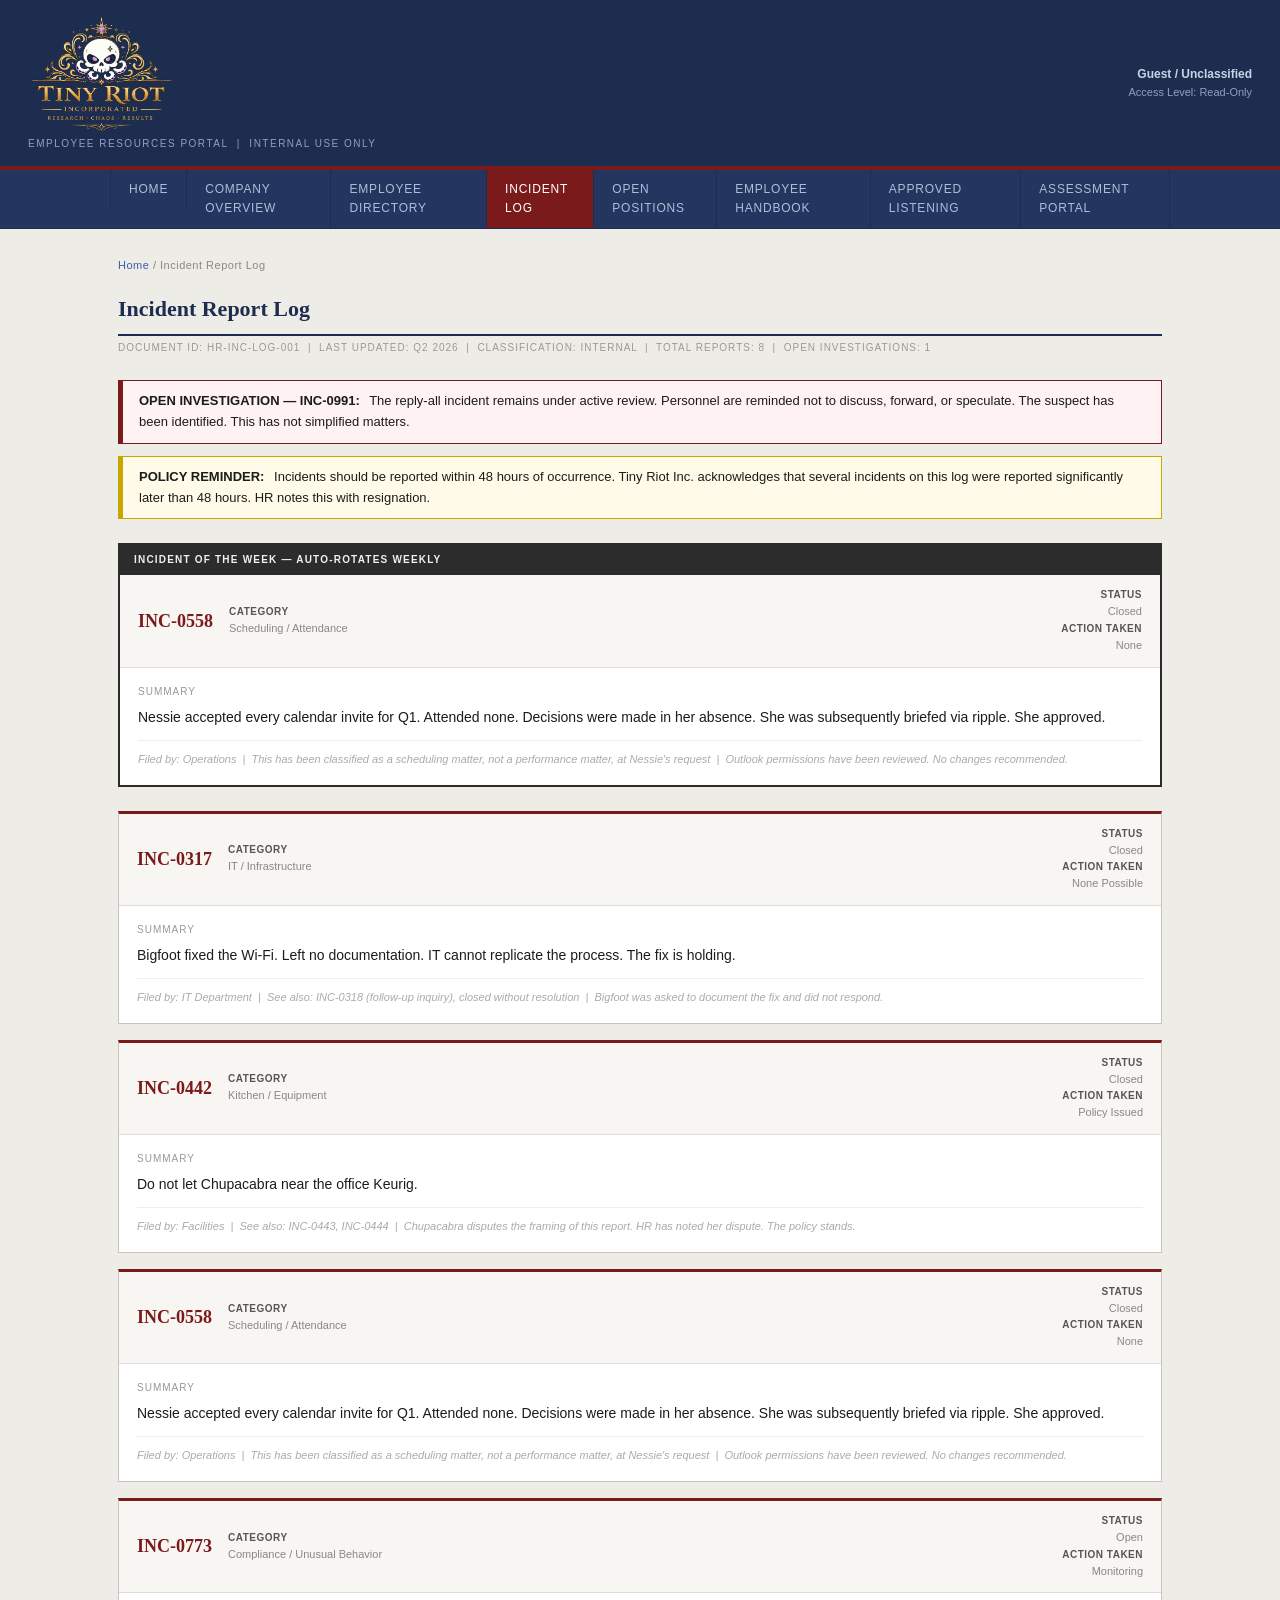
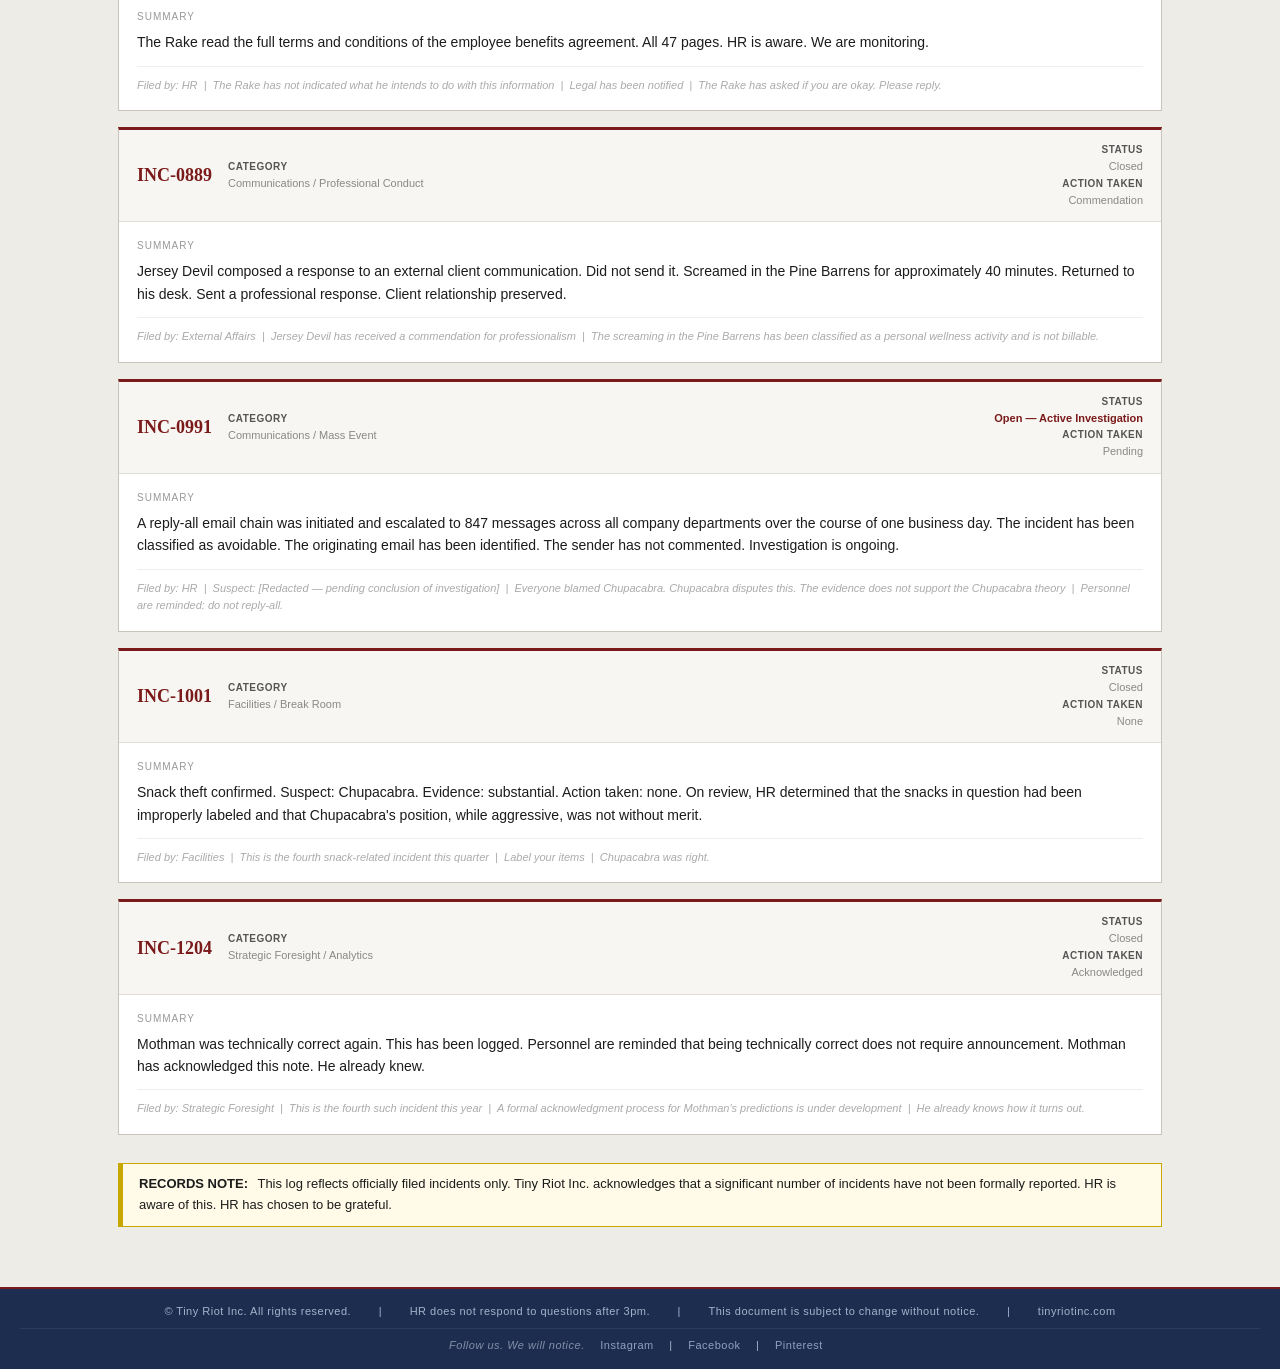
<file: incidents.html>
<!DOCTYPE html>
<html lang="en">
<head>
    <meta charset="UTF-8">
    <meta name="viewport" content="width=device-width, initial-scale=1.0">
    <title>Incident Report Log — Tiny Riot Inc.</title>
    <meta name="description" content="The official incident report log for Tiny Riot Inc. All incidents are documented. Most are contained. One is ongoing. Personnel are asked not to speculate.">
    <meta property="og:title" content="Incident Report Log — Tiny Riot Inc.">
    <meta property="og:description" content="The official incident report log for Tiny Riot Inc. All incidents are documented. Most are contained. One is ongoing.">
    <meta property="og:type" content="website">
    <meta property="og:url" content="https://tinyriotinc.com/incidents">
    <meta property="og:site_name" content="Tiny Riot Inc.">
    <meta property="og:image" content="https://tinyriotinc.com/og-home.png">
    <meta property="og:image:width" content="1200">
    <meta property="og:image:height" content="630">
    <meta name="twitter:card" content="summary_large_image">
    <meta name="twitter:image" content="https://tinyriotinc.com/og-home.png">
    <link rel="canonical" href="https://tinyriotinc.com/incidents">
    <link rel="stylesheet" href="style.css">
    <link rel="icon" type="image/x-icon" href="favicon.ico">
    <link rel="icon" type="image/png" sizes="32x32" href="favicon-32x32.png">
    <link rel="icon" type="image/png" sizes="16x16" href="favicon-16x16.png">
    <link rel="apple-touch-icon" sizes="180x180" href="apple-touch-icon.png">
    <!-- Google tag (gtag.js) -->
    <script async src="https://www.googletagmanager.com/gtag/js?id=G-ZZE53SN540"></script>
    <script>
        window.dataLayer = window.dataLayer || [];
        function gtag(){dataLayer.push(arguments);}
        gtag('js', new Date());
        gtag('config', 'G-ZZE53SN540');
    </script>
</head>
<body>

<header id="site-header">
    <div class="header-left">
        <img src="logo-formal.png" alt="Tiny Riot Inc." class="header-logo">
        <div class="portal-label">Employee Resources Portal &nbsp;|&nbsp; Internal Use Only</div>
    </div>
    <div class="header-right">
        <div class="user-info">
            <strong>Guest / Unclassified</strong>
            Access Level: Read-Only
        </div>
    </div>
</header>

<nav>
    <ul>
        <li><a href="/">Home</a></li>
        <li><a href="about">Company Overview</a></li>
        <li><a href="directory">Employee Directory</a></li>
        <li><a href="incidents" class="active">Incident Log</a></li>
        <li><a href="jobs">Open Positions</a></li>
        <li><a href="handbook">Employee Handbook</a></li>
        <li><a href="music">Approved Listening</a></li>
        <li><a href="quiz">Assessment Portal</a></li>
    </ul>
</nav>

<main>
    <div class="breadcrumb"><a href="/">Home</a> / Incident Report Log</div>

    <h1 class="page-title">Incident Report Log</h1>
    <p class="page-meta">Document ID: HR-INC-LOG-001 &nbsp;|&nbsp; Last Updated: Q2 2026 &nbsp;|&nbsp; Classification: Internal &nbsp;|&nbsp; Total Reports: 8 &nbsp;|&nbsp; Open Investigations: 1</p>

    <div class="notice alert">
        <strong>OPEN INVESTIGATION — INC-0991:</strong> The reply-all incident remains under active review. Personnel are reminded not to discuss, forward, or speculate. The suspect has been identified. This has not simplified matters.
    </div>

    <div class="notice">
        <strong>POLICY REMINDER:</strong> Incidents should be reported within 48 hours of occurrence. Tiny Riot Inc. acknowledges that several incidents on this log were reported significantly later than 48 hours. HR notes this with resignation.
    </div>

    <!-- FEATURED INCIDENT OF THE WEEK — populated by JS below -->
    <div id="featured-incident-container" style="margin-top:24px;margin-bottom:8px;"></div>

    <div class="incident-list" style="margin-top:24px;">

        <!-- INC-0317 -->
        <div class="incident-report">
            <div class="incident-header">
                <div class="incident-number">INC-0317</div>
                <div>
                    <div class="incident-meta-block"><strong>Category</strong>IT / Infrastructure</div>
                </div>
                <div class="incident-status-block">
                    <div class="incident-meta-block"><strong>Status</strong>Closed</div>
                    <div class="incident-meta-block"><strong>Action Taken</strong>None Possible</div>
                </div>
            </div>
            <div class="incident-body">
                <div class="incident-summary-label">Summary</div>
                <div class="incident-summary">Bigfoot fixed the Wi-Fi. Left no documentation. IT cannot replicate the process. The fix is holding.</div>
                <div class="incident-footer">Filed by: IT Department &nbsp;|&nbsp; See also: INC-0318 (follow-up inquiry), closed without resolution &nbsp;|&nbsp; Bigfoot was asked to document the fix and did not respond.</div>
            </div>
        </div>

        <!-- INC-0442 -->
        <div class="incident-report">
            <div class="incident-header">
                <div class="incident-number">INC-0442</div>
                <div>
                    <div class="incident-meta-block"><strong>Category</strong>Kitchen / Equipment</div>
                </div>
                <div class="incident-status-block">
                    <div class="incident-meta-block"><strong>Status</strong>Closed</div>
                    <div class="incident-meta-block"><strong>Action Taken</strong>Policy Issued</div>
                </div>
            </div>
            <div class="incident-body">
                <div class="incident-summary-label">Summary</div>
                <div class="incident-summary">Do not let Chupacabra near the office Keurig.</div>
                <div class="incident-footer">Filed by: Facilities &nbsp;|&nbsp; See also: INC-0443, INC-0444 &nbsp;|&nbsp; Chupacabra disputes the framing of this report. HR has noted her dispute. The policy stands.</div>
            </div>
        </div>

        <!-- INC-0558 -->
        <div class="incident-report">
            <div class="incident-header">
                <div class="incident-number">INC-0558</div>
                <div>
                    <div class="incident-meta-block"><strong>Category</strong>Scheduling / Attendance</div>
                </div>
                <div class="incident-status-block">
                    <div class="incident-meta-block"><strong>Status</strong>Closed</div>
                    <div class="incident-meta-block"><strong>Action Taken</strong>None</div>
                </div>
            </div>
            <div class="incident-body">
                <div class="incident-summary-label">Summary</div>
                <div class="incident-summary">Nessie accepted every calendar invite for Q1. Attended none. Decisions were made in her absence. She was subsequently briefed via ripple. She approved.</div>
                <div class="incident-footer">Filed by: Operations &nbsp;|&nbsp; This has been classified as a scheduling matter, not a performance matter, at Nessie's request &nbsp;|&nbsp; Outlook permissions have been reviewed. No changes recommended.</div>
            </div>
        </div>

        <!-- INC-0773 -->
        <div class="incident-report">
            <div class="incident-header">
                <div class="incident-number">INC-0773</div>
                <div>
                    <div class="incident-meta-block"><strong>Category</strong>Compliance / Unusual Behavior</div>
                </div>
                <div class="incident-status-block">
                    <div class="incident-meta-block"><strong>Status</strong>Open</div>
                    <div class="incident-meta-block"><strong>Action Taken</strong>Monitoring</div>
                </div>
            </div>
            <div class="incident-body">
                <div class="incident-summary-label">Summary</div>
                <div class="incident-summary">The Rake read the full terms and conditions of the employee benefits agreement. All 47 pages. HR is aware. We are monitoring.</div>
                <div class="incident-footer">Filed by: HR &nbsp;|&nbsp; The Rake has not indicated what he intends to do with this information &nbsp;|&nbsp; Legal has been notified &nbsp;|&nbsp; The Rake has asked if you are okay. Please reply.</div>
            </div>
        </div>

        <!-- INC-0889 -->
        <div class="incident-report">
            <div class="incident-header">
                <div class="incident-number">INC-0889</div>
                <div>
                    <div class="incident-meta-block"><strong>Category</strong>Communications / Professional Conduct</div>
                </div>
                <div class="incident-status-block">
                    <div class="incident-meta-block"><strong>Status</strong>Closed</div>
                    <div class="incident-meta-block"><strong>Action Taken</strong>Commendation</div>
                </div>
            </div>
            <div class="incident-body">
                <div class="incident-summary-label">Summary</div>
                <div class="incident-summary">Jersey Devil composed a response to an external client communication. Did not send it. Screamed in the Pine Barrens for approximately 40 minutes. Returned to his desk. Sent a professional response. Client relationship preserved.</div>
                <div class="incident-footer">Filed by: External Affairs &nbsp;|&nbsp; Jersey Devil has received a commendation for professionalism &nbsp;|&nbsp; The screaming in the Pine Barrens has been classified as a personal wellness activity and is not billable.</div>
            </div>
        </div>

        <!-- INC-0991 -->
        <div class="incident-report">
            <div class="incident-header">
                <div class="incident-number">INC-0991</div>
                <div>
                    <div class="incident-meta-block"><strong>Category</strong>Communications / Mass Event</div>
                </div>
                <div class="incident-status-block">
                    <div class="incident-meta-block"><strong>Status</strong><span style="color:#7a1a1a;font-weight:bold;">Open — Active Investigation</span></div>
                    <div class="incident-meta-block"><strong>Action Taken</strong>Pending</div>
                </div>
            </div>
            <div class="incident-body">
                <div class="incident-summary-label">Summary</div>
                <div class="incident-summary">A reply-all email chain was initiated and escalated to 847 messages across all company departments over the course of one business day. The incident has been classified as avoidable. The originating email has been identified. The sender has not commented. Investigation is ongoing.</div>
                <div class="incident-footer">Filed by: HR &nbsp;|&nbsp; Suspect: [Redacted — pending conclusion of investigation] &nbsp;|&nbsp; Everyone blamed Chupacabra. Chupacabra disputes this. The evidence does not support the Chupacabra theory &nbsp;|&nbsp; Personnel are reminded: do not reply-all.</div>
            </div>
        </div>

        <!-- INC-1001 -->
        <div class="incident-report">
            <div class="incident-header">
                <div class="incident-number">INC-1001</div>
                <div>
                    <div class="incident-meta-block"><strong>Category</strong>Facilities / Break Room</div>
                </div>
                <div class="incident-status-block">
                    <div class="incident-meta-block"><strong>Status</strong>Closed</div>
                    <div class="incident-meta-block"><strong>Action Taken</strong>None</div>
                </div>
            </div>
            <div class="incident-body">
                <div class="incident-summary-label">Summary</div>
                <div class="incident-summary">Snack theft confirmed. Suspect: Chupacabra. Evidence: substantial. Action taken: none. On review, HR determined that the snacks in question had been improperly labeled and that Chupacabra's position, while aggressive, was not without merit.</div>
                <div class="incident-footer">Filed by: Facilities &nbsp;|&nbsp; This is the fourth snack-related incident this quarter &nbsp;|&nbsp; Label your items &nbsp;|&nbsp; Chupacabra was right.</div>
            </div>
        </div>

        <!-- INC-1204 -->
        <div class="incident-report">
            <div class="incident-header">
                <div class="incident-number">INC-1204</div>
                <div>
                    <div class="incident-meta-block"><strong>Category</strong>Strategic Foresight / Analytics</div>
                </div>
                <div class="incident-status-block">
                    <div class="incident-meta-block"><strong>Status</strong>Closed</div>
                    <div class="incident-meta-block"><strong>Action Taken</strong>Acknowledged</div>
                </div>
            </div>
            <div class="incident-body">
                <div class="incident-summary-label">Summary</div>
                <div class="incident-summary">Mothman was technically correct again. This has been logged. Personnel are reminded that being technically correct does not require announcement. Mothman has acknowledged this note. He already knew.</div>
                <div class="incident-footer">Filed by: Strategic Foresight &nbsp;|&nbsp; This is the fourth such incident this year &nbsp;|&nbsp; A formal acknowledgment process for Mothman's predictions is under development &nbsp;|&nbsp; He already knows how it turns out.</div>
            </div>
        </div>

    </div>

    <div class="notice" style="margin-top:28px;">
        <strong>RECORDS NOTE:</strong> This log reflects officially filed incidents only. Tiny Riot Inc. acknowledges that a significant number of incidents have not been formally reported. HR is aware of this. HR has chosen to be grateful.
    </div>

</main>

<footer>
    <span>© Tiny Riot Inc. All rights reserved.</span>
    <span>|</span>
    <span>HR does not respond to questions after 3pm.</span>
    <span>|</span>
    <span>This document is subject to change without notice.</span>
    <span>|</span>
    <span>tinyriotinc.com</span>
    <div class="footer-social">
        <span class="footer-social-label">Follow us. We will notice.</span>
        <a href="https://www.instagram.com/tinyriotdesign/" target="_blank" rel="noopener">Instagram</a>
        <span>|</span>
        <a href="https://www.facebook.com/people/Tiny-Riot/61568061148115/" target="_blank" rel="noopener">Facebook</a>
        <span>|</span>
        <a href="https://pin.it/f3776Z0mt" target="_blank" rel="noopener">Pinterest</a>
    </div>
</footer>

<script>
(function() {
    var incidents = [
        {
            number: "INC-0317",
            category: "IT / Infrastructure",
            status: "Closed",
            action: "None Possible",
            summary: "Bigfoot fixed the Wi-Fi. Left no documentation. IT cannot replicate the process. The fix is holding.",
            footer: "Filed by: IT Department &nbsp;|&nbsp; See also: INC-0318 (follow-up inquiry), closed without resolution &nbsp;|&nbsp; Bigfoot was asked to document the fix and did not respond."
        },
        {
            number: "INC-0442",
            category: "Kitchen / Equipment",
            status: "Closed",
            action: "Policy Issued",
            summary: "Do not let Chupacabra near the office Keurig.",
            footer: "Filed by: Facilities &nbsp;|&nbsp; See also: INC-0443, INC-0444 &nbsp;|&nbsp; Chupacabra disputes the framing of this report. HR has noted her dispute. The policy stands."
        },
        {
            number: "INC-0558",
            category: "Scheduling / Attendance",
            status: "Closed",
            action: "None",
            summary: "Nessie accepted every calendar invite for Q1. Attended none. Decisions were made in her absence. She was subsequently briefed via ripple. She approved.",
            footer: "Filed by: Operations &nbsp;|&nbsp; This has been classified as a scheduling matter, not a performance matter, at Nessie's request &nbsp;|&nbsp; Outlook permissions have been reviewed. No changes recommended."
        },
        {
            number: "INC-0773",
            category: "Compliance / Unusual Behavior",
            status: "Open",
            action: "Monitoring",
            summary: "The Rake read the full terms and conditions of the employee benefits agreement. All 47 pages. HR is aware. We are monitoring.",
            footer: "Filed by: HR &nbsp;|&nbsp; The Rake has not indicated what he intends to do with this information &nbsp;|&nbsp; Legal has been notified &nbsp;|&nbsp; The Rake has asked if you are okay. Please reply."
        },
        {
            number: "INC-0889",
            category: "Communications / Professional Conduct",
            status: "Closed",
            action: "Commendation",
            summary: "Jersey Devil composed a response to an external client communication. Did not send it. Screamed in the Pine Barrens for approximately 40 minutes. Returned to his desk. Sent a professional response. Client relationship preserved.",
            footer: "Filed by: External Affairs &nbsp;|&nbsp; Jersey Devil has received a commendation for professionalism &nbsp;|&nbsp; The screaming in the Pine Barrens has been classified as a personal wellness activity and is not billable."
        },
        {
            number: "INC-0991",
            category: "Communications / Mass Event",
            status: "Open — Active Investigation",
            action: "Pending",
            summary: "A reply-all email chain was initiated and escalated to 847 messages across all company departments over the course of one business day. The incident has been classified as avoidable. The originating email has been identified. The sender has not commented. Investigation is ongoing.",
            footer: "Filed by: HR &nbsp;|&nbsp; Suspect: [Redacted — pending conclusion of investigation] &nbsp;|&nbsp; Everyone blamed Chupacabra. Chupacabra disputes this. The evidence does not support the Chupacabra theory &nbsp;|&nbsp; Personnel are reminded: do not reply-all."
        },
        {
            number: "INC-1001",
            category: "Facilities / Break Room",
            status: "Closed",
            action: "None",
            summary: "Snack theft confirmed. Suspect: Chupacabra. Evidence: substantial. Action taken: none. On review, HR determined that the snacks in question had been improperly labeled and that Chupacabra's position, while aggressive, was not without merit.",
            footer: "Filed by: Facilities &nbsp;|&nbsp; This is the fourth snack-related incident this quarter &nbsp;|&nbsp; Label your items &nbsp;|&nbsp; Chupacabra was right."
        },
        {
            number: "INC-1204",
            category: "Strategic Foresight / Analytics",
            status: "Closed",
            action: "Acknowledged",
            summary: "Mothman was technically correct again. This has been logged. Personnel are reminded that being technically correct does not require announcement. Mothman has acknowledged this note. He already knew.",
            footer: "Filed by: Strategic Foresight &nbsp;|&nbsp; This is the fourth such incident this year &nbsp;|&nbsp; A formal acknowledgment process for Mothman's predictions is under development &nbsp;|&nbsp; He already knows how it turns out."
        }
    ];

    var weekNumber = Math.floor(Date.now() / (7 * 24 * 60 * 60 * 1000));
    var featured = incidents[weekNumber % incidents.length];

    var isOpen = featured.status.indexOf('Open') !== -1;
    var statusColor = isOpen ? '#7a1a1a' : '#1a3a1a';
    var statusStyle = isOpen ? 'color:#7a1a1a;font-weight:bold;' : '';

    var html = '<div style="border:2px solid #2c2c2c;background:#f4f0e8;padding:0;margin-bottom:8px;">'
        + '<div style="background:#2c2c2c;color:#f4f0e8;font-size:10px;font-weight:700;letter-spacing:0.12em;text-transform:uppercase;padding:7px 14px;">Incident of the Week — Auto-Rotates Weekly</div>'
        + '<div class="incident-report" style="border:none;margin:0;">'
        + '<div class="incident-header">'
        + '<div class="incident-number">' + featured.number + '</div>'
        + '<div><div class="incident-meta-block"><strong>Category</strong>' + featured.category + '</div></div>'
        + '<div class="incident-status-block">'
        + '<div class="incident-meta-block"><strong>Status</strong><span style="' + statusStyle + '">' + featured.status + '</span></div>'
        + '<div class="incident-meta-block"><strong>Action Taken</strong>' + featured.action + '</div>'
        + '</div>'
        + '</div>'
        + '<div class="incident-body">'
        + '<div class="incident-summary-label">Summary</div>'
        + '<div class="incident-summary">' + featured.summary + '</div>'
        + '<div class="incident-footer">' + featured.footer + '</div>'
        + '</div>'
        + '</div>'
        + '</div>';

    document.getElementById('featured-incident-container').innerHTML = html;
})();
</script>

</body>
</html>
</file>
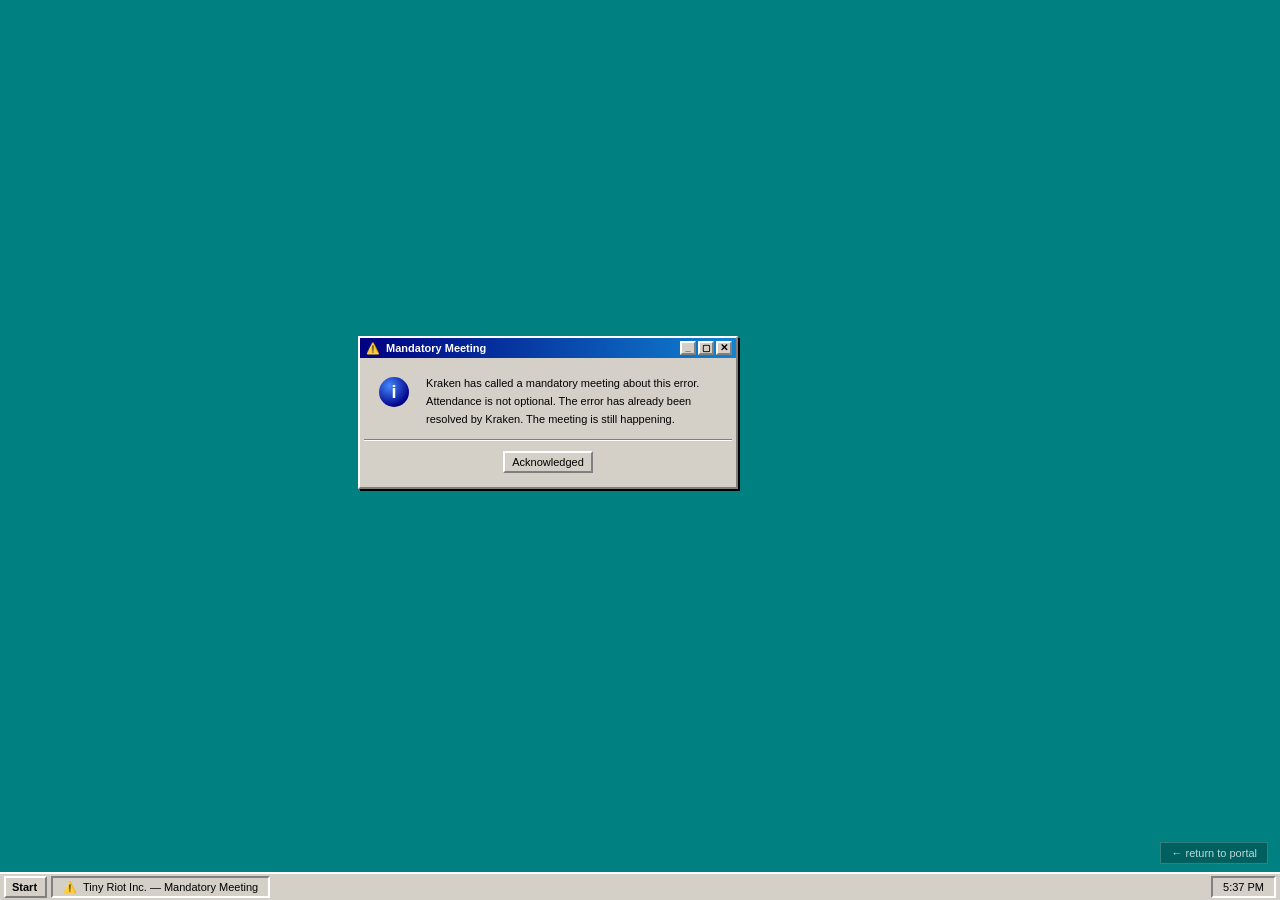
<file: it-support.html>
<!DOCTYPE html>
<html lang="en">
<head>
    <meta charset="UTF-8">
    <meta name="viewport" content="width=device-width, initial-scale=1.0">
    <title>IT Support — Tiny Riot Inc.</title>
    <meta name="description" content="Tiny Riot Inc. IT Support Portal. Please stand by.">
    <meta name="robots" content="noindex, nofollow">
    <link rel="icon" type="image/x-icon" href="favicon.ico">
    <!-- Google tag (gtag.js) -->
    <script async src="https://www.googletagmanager.com/gtag/js?id=G-ZZE53SN540"></script>
    <script>
        window.dataLayer = window.dataLayer || [];
        function gtag(){dataLayer.push(arguments);}
        gtag('js', new Date());
        gtag('config', 'G-ZZE53SN540');
    </script>
    <style>
        * { box-sizing: border-box; margin: 0; padding: 0; }

        body {
            background-color: #008080;
            min-height: 100vh;
            font-family: "Tahoma", "MS Sans Serif", Arial, sans-serif;
            cursor: default;
            overflow: hidden;
            user-select: none;
        }

        /* ── Desktop ── */
        .desktop {
            width: 100%;
            height: calc(100vh - 28px);
            position: relative;
        }

        /* ── Taskbar ── */
        .taskbar {
            position: fixed;
            bottom: 0; left: 0; right: 0;
            height: 28px;
            background: #d4d0c8;
            border-top: 2px solid #fff;
            display: flex;
            align-items: center;
            padding: 0 4px;
            gap: 4px;
            z-index: 9999;
        }
        .start-btn {
            background: #d4d0c8;
            border: 2px solid;
            border-top-color: #fff;
            border-left-color: #fff;
            border-right-color: #808080;
            border-bottom-color: #808080;
            padding: 1px 8px 1px 6px;
            font-size: 11px;
            font-weight: bold;
            display: flex;
            align-items: center;
            gap: 4px;
            cursor: pointer;
            height: 22px;
        }
        .start-btn:active {
            border-top-color: #808080;
            border-left-color: #808080;
            border-right-color: #fff;
            border-bottom-color: #fff;
        }
        .taskbar-item {
            background: #d4d0c8;
            border: 2px solid;
            border-top-color: #808080;
            border-left-color: #808080;
            border-right-color: #fff;
            border-bottom-color: #fff;
            padding: 1px 10px;
            font-size: 11px;
            display: flex;
            align-items: center;
            gap: 6px;
            height: 22px;
            min-width: 160px;
        }
        .taskbar-clock {
            margin-left: auto;
            border: 2px solid;
            border-top-color: #808080;
            border-left-color: #808080;
            border-right-color: #fff;
            border-bottom-color: #fff;
            padding: 1px 10px;
            font-size: 11px;
            height: 22px;
            display: flex;
            align-items: center;
        }

        /* ── Error Dialog ── */
        .error-dialog {
            position: absolute;
            background: #d4d0c8;
            border: 2px solid;
            border-top-color: #fff;
            border-left-color: #fff;
            border-right-color: #808080;
            border-bottom-color: #808080;
            box-shadow: 2px 2px 0 #000;
            width: 380px;
            max-width: calc(100vw - 32px);
            opacity: 0;
            transition: opacity 0.12s ease;
        }
        .error-dialog.visible { opacity: 1; }

        /* Title bar */
        .title-bar {
            background: linear-gradient(to right, #000080, #1084d0);
            color: #fff;
            padding: 3px 4px 3px 6px;
            display: flex;
            justify-content: space-between;
            align-items: center;
            font-size: 11px;
            font-weight: bold;
        }
        .title-bar-left {
            display: flex;
            align-items: center;
            gap: 6px;
        }
        .title-bar-controls { display: flex; gap: 2px; }
        .tb-btn {
            background: #d4d0c8;
            border: 2px solid;
            border-top-color: #fff;
            border-left-color: #fff;
            border-right-color: #808080;
            border-bottom-color: #808080;
            width: 16px;
            height: 14px;
            font-size: 9px;
            cursor: pointer;
            display: flex;
            align-items: center;
            justify-content: center;
            color: #000;
            font-weight: bold;
            line-height: 1;
        }
        .tb-btn:active {
            border-top-color: #808080;
            border-left-color: #808080;
            border-right-color: #fff;
            border-bottom-color: #fff;
        }

        /* Body */
        .dialog-body {
            padding: 16px 18px 10px;
            display: flex;
            align-items: flex-start;
            gap: 16px;
        }
        .error-icon { flex-shrink: 0; margin-top: 2px; }
        .dialog-text { font-size: 11px; line-height: 1.65; color: #000; }

        /* Divider */
        .dialog-divider {
            margin: 0 4px;
            border: none;
            border-top: 1px solid #808080;
            border-bottom: 1px solid #fff;
        }

        /* Footer */
        .dialog-footer {
            padding: 10px 18px 14px;
            display: flex;
            justify-content: center;
        }
        .ok-btn {
            background: #d4d0c8;
            border: 2px solid;
            border-top-color: #fff;
            border-left-color: #fff;
            border-right-color: #808080;
            border-bottom-color: #808080;
            padding: 3px 0;
            width: 90px;
            font-family: "Tahoma", "MS Sans Serif", Arial, sans-serif;
            font-size: 11px;
            cursor: pointer;
            text-align: center;
        }
        .ok-btn:focus {
            outline: 1px dotted #000;
            outline-offset: -4px;
        }
        .ok-btn:active {
            border-top-color: #808080;
            border-left-color: #808080;
            border-right-color: #fff;
            border-bottom-color: #fff;
            padding-top: 4px;
            padding-bottom: 2px;
        }

        /* Back link */
        .back-link {
            position: fixed;
            bottom: 36px;
            right: 12px;
            font-size: 11px;
            color: rgba(255,255,255,0.75);
            text-decoration: none;
            background: rgba(0,0,0,0.25);
            padding: 4px 10px;
            border: 1px solid rgba(255,255,255,0.2);
        }
        .back-link:hover {
            color: #fff;
            background: rgba(0,0,0,0.4);
        }
    </style>
</head>
<body>

<div class="desktop" id="desktop">
    <div class="error-dialog" id="error-dialog">
        <div class="title-bar" id="title-bar">
            <div class="title-bar-left">
                <span id="title-icon">⚠️</span>
                <span id="title-text">System Error</span>
            </div>
            <div class="title-bar-controls">
                <button class="tb-btn" onclick="dismiss()" title="Minimize">_</button>
                <button class="tb-btn" onclick="dismiss()" title="Maximize">▢</button>
                <button class="tb-btn" onclick="dismiss()" title="Close" style="font-size:10px;">✕</button>
            </div>
        </div>
        <div class="dialog-body">
            <div class="error-icon" id="error-icon">
                <svg width="32" height="32" viewBox="0 0 32 32" fill="none" xmlns="http://www.w3.org/2000/svg">
                    <circle cx="16" cy="16" r="15" fill="#CC0000"/>
                    <circle cx="16" cy="16" r="15" fill="url(#grad)"/>
                    <path d="M10 10 L22 22" stroke="white" stroke-width="3.5" stroke-linecap="round"/>
                    <path d="M22 10 L10 22" stroke="white" stroke-width="3.5" stroke-linecap="round"/>
                    <defs>
                        <radialGradient id="grad" cx="35%" cy="30%" r="70%">
                            <stop offset="0%" stop-color="#ff4444"/>
                            <stop offset="100%" stop-color="#880000"/>
                        </radialGradient>
                    </defs>
                </svg>
            </div>
            <div class="dialog-text" id="dialog-text"></div>
        </div>
        <hr class="dialog-divider">
        <div class="dialog-footer">
            <button class="ok-btn" id="ok-btn" onclick="dismiss()">OK</button>
        </div>
    </div>
</div>

<!-- Taskbar -->
<div class="taskbar">
    <button class="start-btn" onclick="dismiss()">
        <strong>Start</strong>
    </button>
    <div class="taskbar-item">
        <span>⚠️</span>
        <span id="taskbar-title">Tiny Riot Inc. — System Error</span>
    </div>
    <div class="taskbar-clock" id="taskbar-clock">12:00 PM</div>
</div>

<a href="index.html" class="back-link">← return to portal</a>

<script>
    const errors = [
        {
            title: "System Error",
            icon: "error",
            message: "Bigfoot has resolved this issue. No documentation is available. IT cannot replicate the fix. Please do not attempt to replicate the fix.",
            button: "OK"
        },
        {
            title: "Warning",
            icon: "warn",
            message: "Mothman predicted this error. His report was filed on Tuesday. The report was not read. This is now noted in the record.",
            button: "Acknowledged"
        },
        {
            title: "Process Interrupted",
            icon: "error",
            message: "This action requires approval from Nessie. Nessie has accepted the approval request. Nessie will not be approving. Her silence has been entered into the record.",
            button: "OK"
        },
        {
            title: "Access Denied",
            icon: "info",
            message: "Grey is currently documenting this session. The notes are detailed and organized. You are not permitted to read the notes. This is normal. Do not make it weird.",
            button: "Understood"
        },
        {
            title: "Unplanned Outcome",
            icon: "warn",
            message: "Jackalope is involved in this process. Outcomes may not be as planned. Expense reports have been filed correctly. This is the most traceable thing.",
            button: "Fine."
        },
        {
            title: "HR Notification",
            icon: "info",
            message: "Chupacabra has filed a formal complaint about this error. The error has been reviewed by HR. HR has determined the error was correct. The error has been promoted.",
            button: "OK"
        },
        {
            title: "Security Notice — 3:14 AM",
            icon: "error",
            message: "The Rake has identified 4 violations in this session. A full summary has been sent to your inbox. The message was sent at 3:14am. Please reply when you can. If you receive a second message, reply immediately.",
            button: "Noted"
        },
        {
            title: "Process Interrupted",
            icon: "warn",
            message: "Jersey Devil has drafted 14 responses to this error. None have been sent. He has gone to the Pine Barrens. The error will be addressed professionally upon his return.",
            button: "OK"
        },
        {
            title: "Mandatory Meeting",
            icon: "info",
            message: "Kraken has called a mandatory meeting about this error. Attendance is not optional. The error has already been resolved by Kraken. The meeting is still happening.",
            button: "Acknowledged"
        },
        {
            title: "Facilities",
            icon: "warn",
            message: "The printer on the second floor has failed again. This is the fourth time this quarter. Facilities has requested employees stop speculating about the cause. The cause is known.",
            button: "OK"
        },
        {
            title: "System Message",
            icon: "info",
            message: "This is an automated notification. The soup outside your door is from Bigfoot. This is unrelated to the current error. The soup is emotionally important. Please acknowledge the soup.",
            button: "Soup Acknowledged"
        },
        {
            title: "Unknown Source",
            icon: "error",
            message: "An unclassified entity accessed this system from Pacific Northwest coordinates and resolved an issue through undocumented methods. The issue was not the issue you reported. Do not ask what the issue was.",
            button: "OK"
        },
        {
            title: "Critical Error",
            icon: "error",
            message: "This window cannot be closed. An attempt to close this window has been logged. Chupacabra has been notified. Chupacabra has filed a complaint about the attempt to close this window. Please stand by.",
            button: "OK"
        },
        {
            title: "Reminder",
            icon: "info",
            message: "This is the third time you have clicked OK this session. Clicking OK does not resolve the issue. The issue is being handled. Clicking OK is the issue.",
            button: "OK"
        }
    ];

    /* ── Error icon SVGs ── */
    const icons = {
        error: `<svg width="32" height="32" viewBox="0 0 32 32" fill="none" xmlns="http://www.w3.org/2000/svg">
            <circle cx="16" cy="16" r="15" fill="url(#eg)"/>
            <path d="M10 10 L22 22" stroke="white" stroke-width="3.5" stroke-linecap="round"/>
            <path d="M22 10 L10 22" stroke="white" stroke-width="3.5" stroke-linecap="round"/>
            <defs><radialGradient id="eg" cx="35%" cy="30%" r="70%">
                <stop offset="0%" stop-color="#ff4444"/>
                <stop offset="100%" stop-color="#880000"/>
            </radialGradient></defs></svg>`,
        warn: `<svg width="32" height="32" viewBox="0 0 32 32" fill="none" xmlns="http://www.w3.org/2000/svg">
            <path d="M16 2 L30 28 L2 28 Z" fill="url(#wg)"/>
            <text x="16" y="25" text-anchor="middle" font-size="16" font-weight="bold" fill="#000" font-family="Arial">!</text>
            <defs><radialGradient id="wg" cx="50%" cy="60%" r="70%">
                <stop offset="0%" stop-color="#ffee44"/>
                <stop offset="100%" stop-color="#cc8800"/>
            </radialGradient></defs></svg>`,
        info: `<svg width="32" height="32" viewBox="0 0 32 32" fill="none" xmlns="http://www.w3.org/2000/svg">
            <circle cx="16" cy="16" r="15" fill="url(#ig)"/>
            <text x="16" y="22" text-anchor="middle" font-size="18" font-weight="bold" fill="white" font-family="Arial">i</text>
            <defs><radialGradient id="ig" cx="35%" cy="30%" r="70%">
                <stop offset="0%" stop-color="#4488ff"/>
                <stop offset="100%" stop-color="#000088"/>
            </radialGradient></defs></svg>`
    };

    /* ── State ── */
    let currentIndex = 0;
    let clickCount = 0;
    const dialog = document.getElementById('error-dialog');
    const desktop = document.getElementById('desktop');

    /* ── Position dialog ── */
    function positionDialog() {
        const dw = dialog.offsetWidth || 380;
        const dh = dialog.offsetHeight || 180;
        const maxX = Math.max(20, desktop.offsetWidth - dw - 20);
        const maxY = Math.max(20, desktop.offsetHeight - dh - 20);
        const cx = (desktop.offsetWidth - dw) / 2;
        const cy = (desktop.offsetHeight - dh) / 2;
        const jitterX = (Math.random() - 0.5) * Math.min(200, maxX * 0.4);
        const jitterY = (Math.random() - 0.5) * Math.min(100, maxY * 0.3);
        dialog.style.left = Math.max(10, Math.min(maxX, cx + jitterX)) + 'px';
        dialog.style.top  = Math.max(10, Math.min(maxY, cy + jitterY)) + 'px';
    }

    /* ── Show error ── */
    function showError(index) {
        const e = errors[index];
        document.getElementById('title-text').textContent = e.title;
        document.getElementById('dialog-text').textContent = e.message;
        document.getElementById('ok-btn').textContent = e.button;
        document.getElementById('error-icon').innerHTML = icons[e.icon];
        document.getElementById('taskbar-title').textContent = 'Tiny Riot Inc. — ' + e.title;
        positionDialog();
        requestAnimationFrame(() => {
            requestAnimationFrame(() => {
                dialog.classList.add('visible');
            });
        });
    }

    /* ── Dismiss and cycle ── */
    function dismiss() {
        clickCount++;
        dialog.classList.remove('visible');
        setTimeout(() => {
            currentIndex = (currentIndex + 1) % errors.length;
            showError(currentIndex);
        }, 280);
    }

    /* ── Clock ── */
    function updateClock() {
        const now = new Date();
        let h = now.getHours();
        const m = String(now.getMinutes()).padStart(2, '0');
        const ampm = h >= 12 ? 'PM' : 'AM';
        h = h % 12 || 12;
        document.getElementById('taskbar-clock').textContent = h + ':' + m + ' ' + ampm;
    }
    updateClock();
    setInterval(updateClock, 15000);

    /* ── Init ── */
    window.addEventListener('load', () => {
        // Randomize starting error
        currentIndex = Math.floor(Math.random() * errors.length);
        showError(currentIndex);
    });
</script>
</body>
</html>
</file>
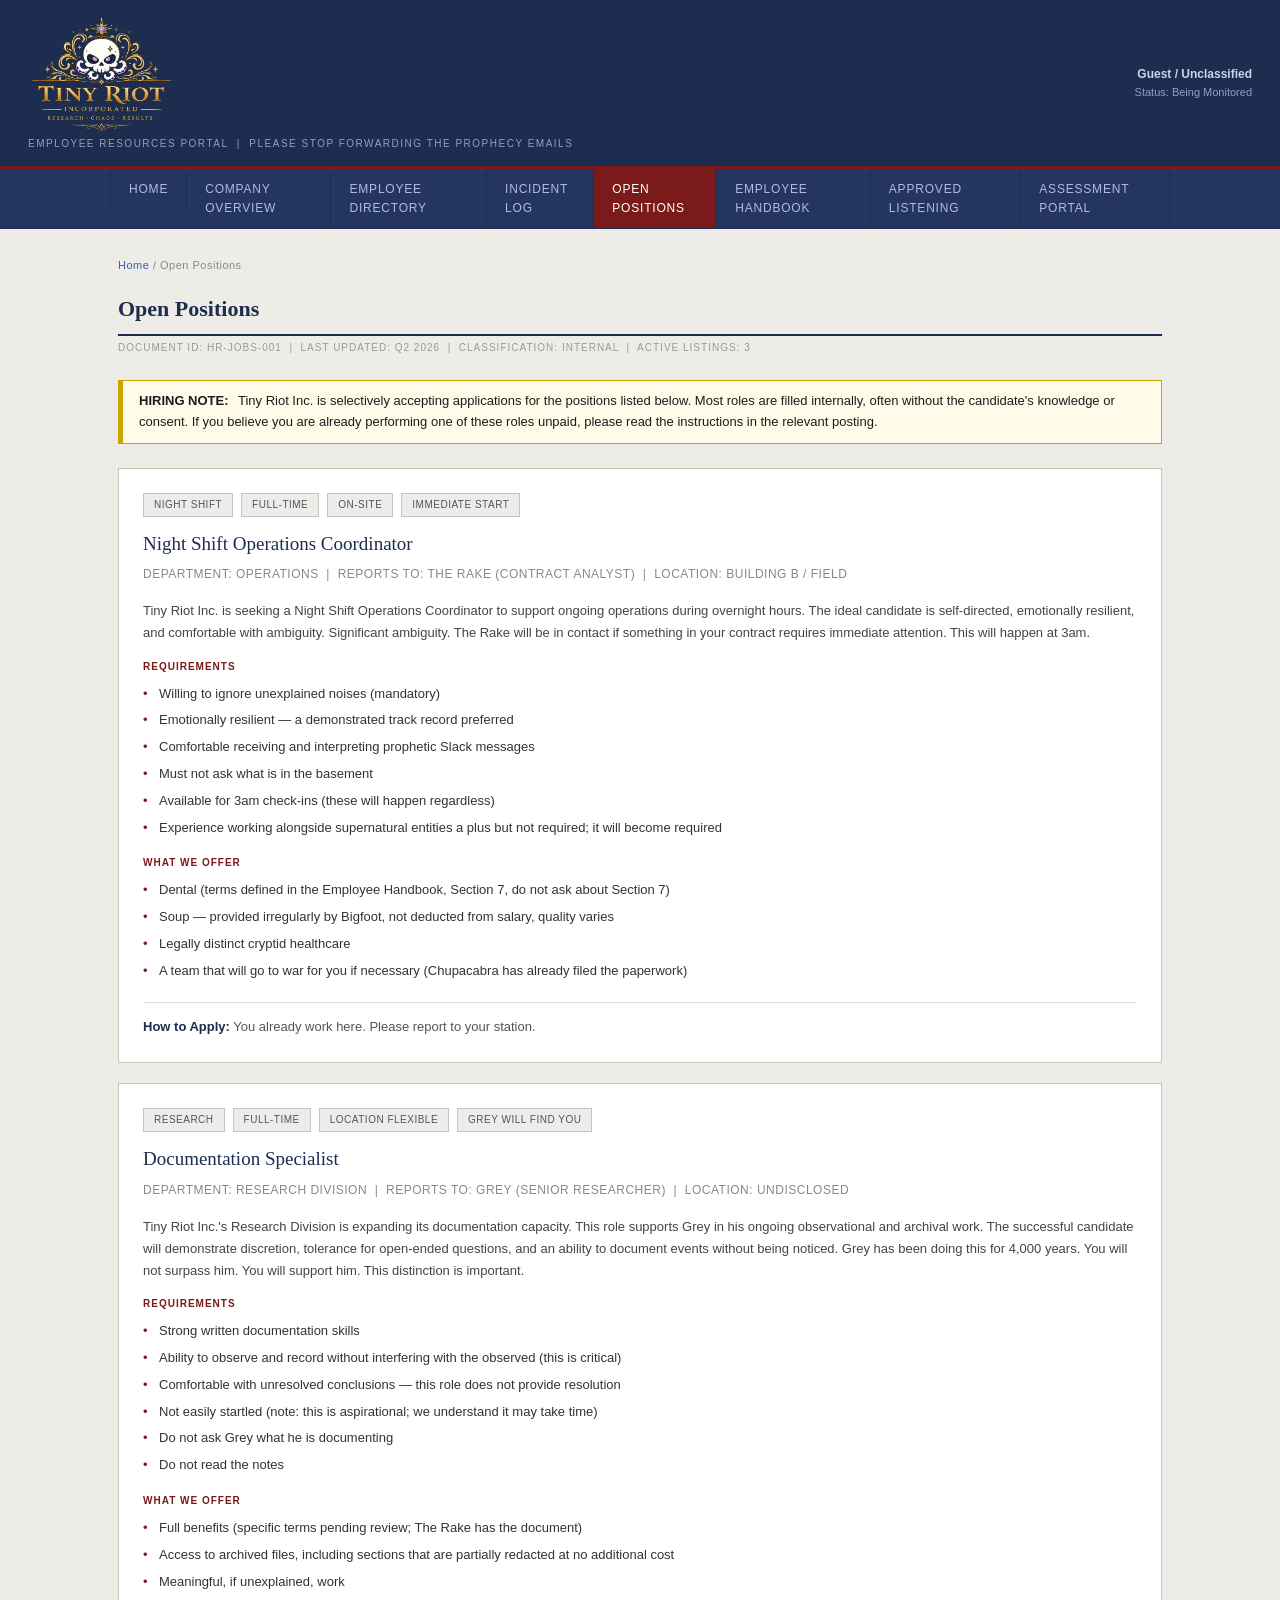
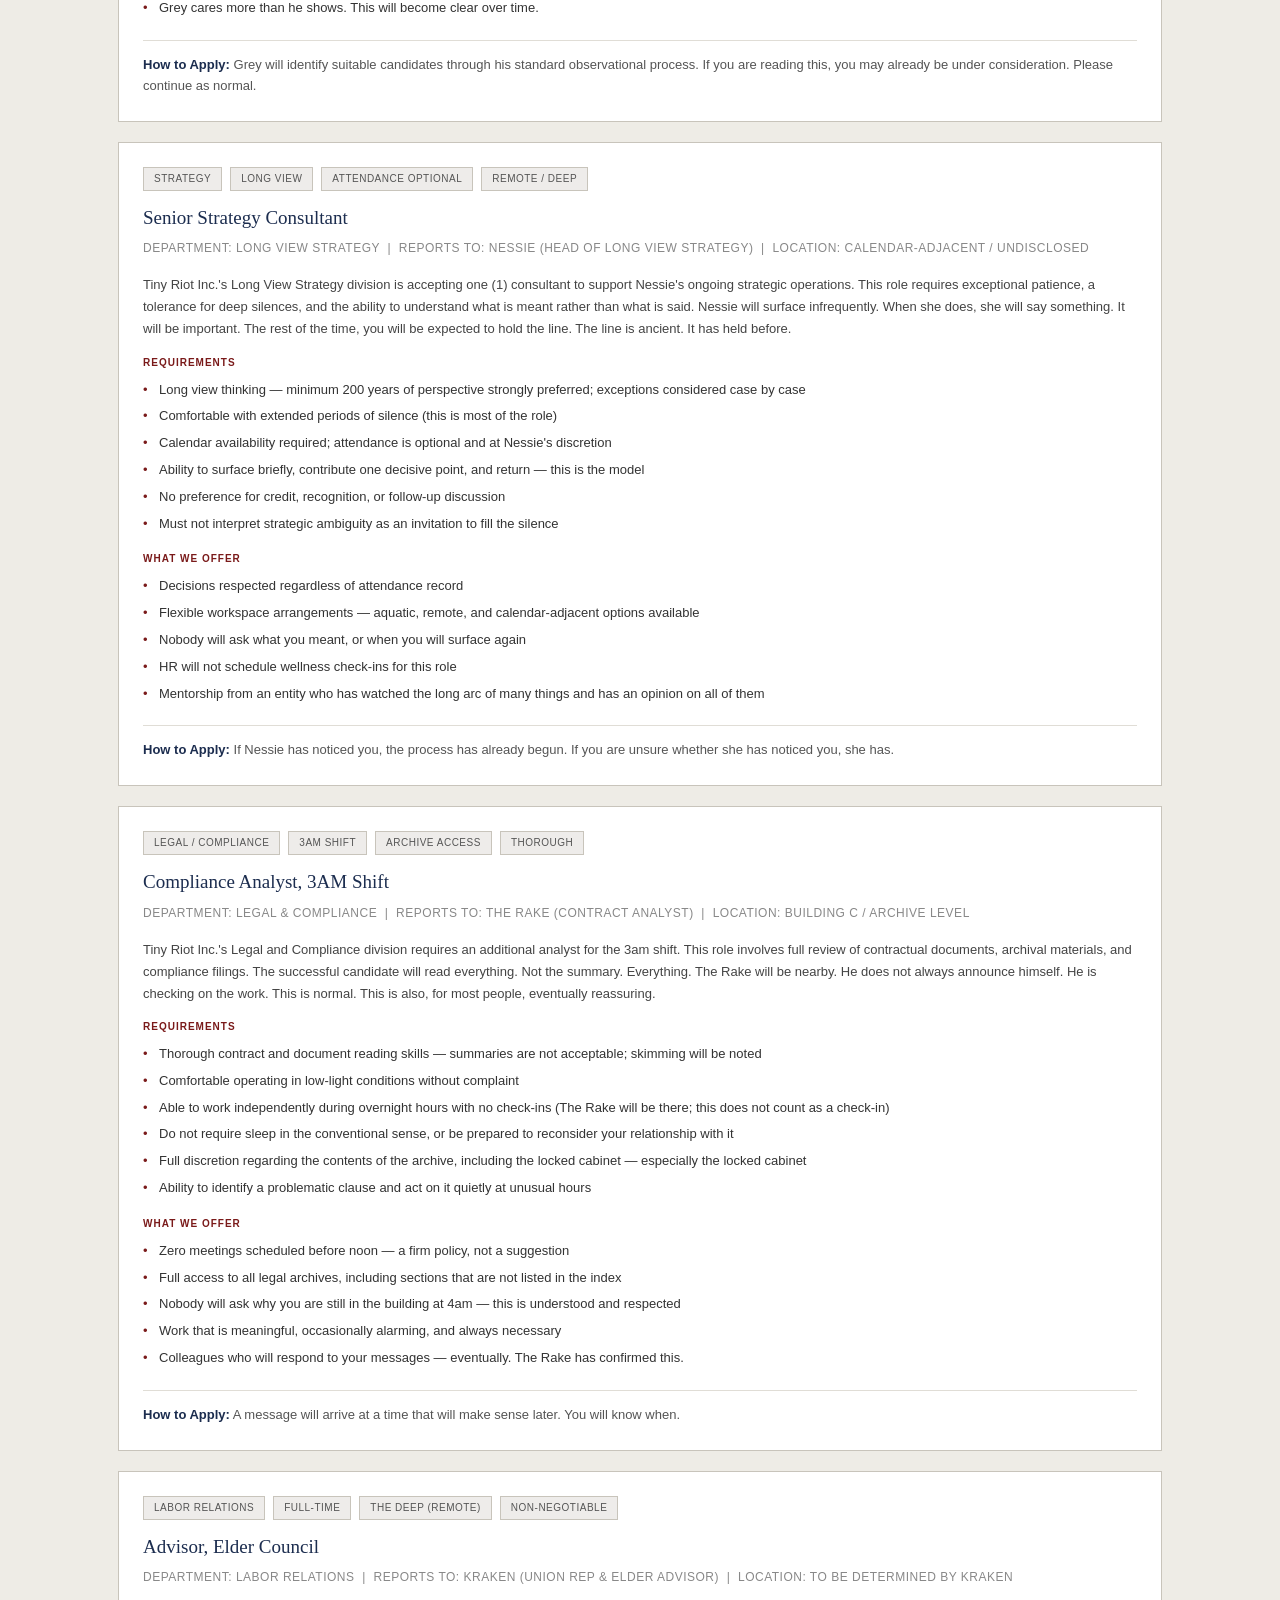
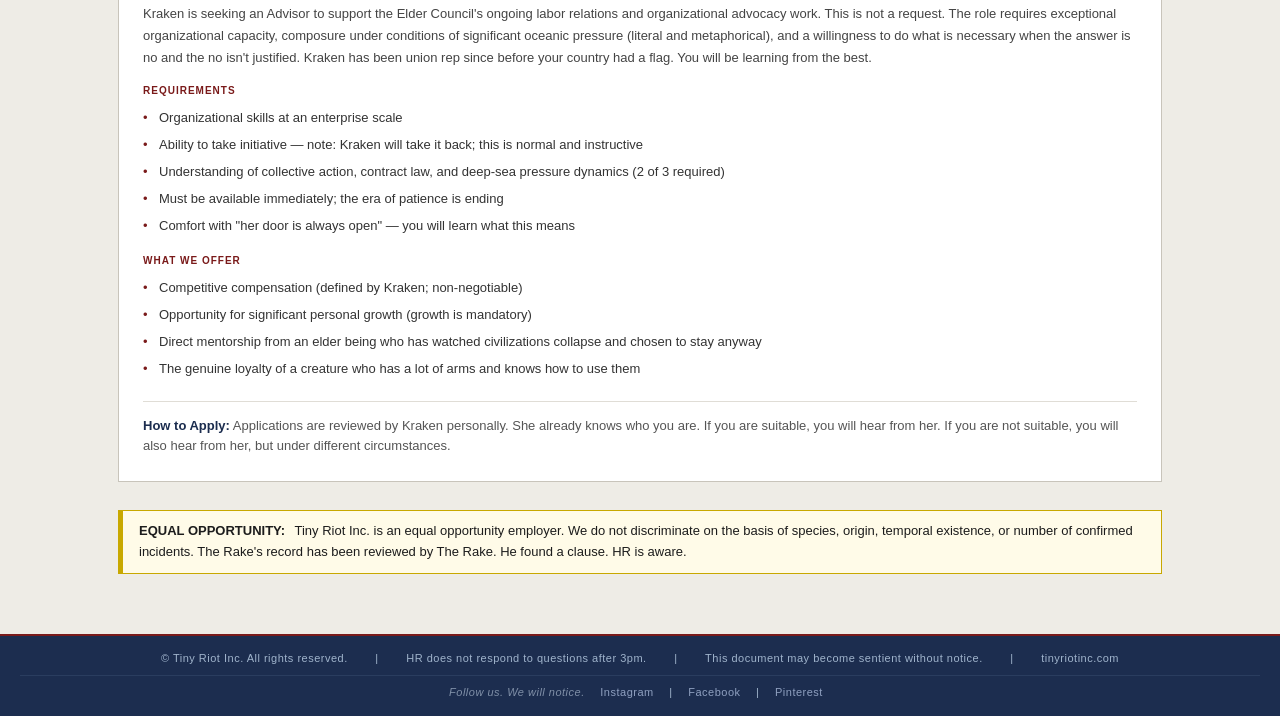
<file: jobs.html>
<!DOCTYPE html>
<html lang="en">
<head>
    <meta charset="UTF-8">
    <meta name="viewport" content="width=device-width, initial-scale=1.0">
    <title>Open Positions — Tiny Riot Inc.</title>
    <meta name="description" content="Tiny Riot Inc. is selectively accepting applications. Most roles are filled internally, often without the candidate's knowledge or consent. If you believe you are already doing this job unpaid, please read the instructions.">
    <meta property="og:title" content="Open Positions — Tiny Riot Inc.">
    <meta property="og:description" content="Tiny Riot Inc. is selectively accepting applications. Most roles are filled internally, often without the candidate's knowledge or consent.">
    <meta property="og:type" content="website">
    <meta property="og:url" content="https://tinyriotinc.com/jobs">
    <meta property="og:site_name" content="Tiny Riot Inc.">
    <meta property="og:image" content="https://tinyriotinc.com/og-home.png">
    <meta property="og:image:width" content="1200">
    <meta property="og:image:height" content="630">
    <meta name="twitter:card" content="summary_large_image">
    <meta name="twitter:image" content="https://tinyriotinc.com/og-home.png">
    <link rel="canonical" href="https://tinyriotinc.com/jobs">
    <link rel="stylesheet" href="style.css">
    <link rel="icon" type="image/x-icon" href="favicon.ico">
    <link rel="icon" type="image/png" sizes="32x32" href="favicon-32x32.png">
    <link rel="icon" type="image/png" sizes="16x16" href="favicon-16x16.png">
    <link rel="apple-touch-icon" sizes="180x180" href="apple-touch-icon.png">
    <!-- Google tag (gtag.js) -->
    <script async src="https://www.googletagmanager.com/gtag/js?id=G-ZZE53SN540"></script>
    <script>
        window.dataLayer = window.dataLayer || [];
        function gtag(){dataLayer.push(arguments);}
        gtag('js', new Date());
        gtag('config', 'G-ZZE53SN540');
    </script>
</head>
<body>

<header id="site-header">
    <div class="header-left">
        <img src="logo-formal.png" alt="Tiny Riot Inc." class="header-logo">
        <div class="portal-label">Employee Resources Portal &nbsp;|&nbsp; Please Stop Forwarding The Prophecy Emails</div>
    </div>
    <div class="header-right">
        <div class="user-info">
            <strong>Guest / Unclassified</strong>
            Status: Being Monitored
        </div>
    </div>
</header>

<nav>
    <ul>
        <li><a href="/">Home</a></li>
        <li><a href="about">Company Overview</a></li>
        <li><a href="directory">Employee Directory</a></li>
        <li><a href="incidents">Incident Log</a></li>
        <li><a href="jobs" class="active">Open Positions</a></li>
        <li><a href="handbook">Employee Handbook</a></li>
        <li><a href="music">Approved Listening</a></li>
        <li><a href="quiz">Assessment Portal</a></li>
    </ul>
</nav>

<main>
    <div class="breadcrumb"><a href="/">Home</a> / Open Positions</div>

    <h1 class="page-title">Open Positions</h1>
    <p class="page-meta">Document ID: HR-JOBS-001 &nbsp;|&nbsp; Last Updated: Q2 2026 &nbsp;|&nbsp; Classification: Internal &nbsp;|&nbsp; Active Listings: 3</p>

    <div class="notice">
        <strong>HIRING NOTE:</strong> Tiny Riot Inc. is selectively accepting applications for the positions listed below. Most roles are filled internally, often without the candidate's knowledge or consent. If you believe you are already performing one of these roles unpaid, please read the instructions in the relevant posting.
    </div>

    <div class="job-list" style="margin-top:24px;">

        <!-- JOB 1 -->
        <div class="job-listing">
            <div class="job-tag-row">
                <span class="job-tag">Night Shift</span>
                <span class="job-tag">Full-Time</span>
                <span class="job-tag">On-Site</span>
                <span class="job-tag">Immediate Start</span>
            </div>
            <div class="job-title">Night Shift Operations Coordinator</div>
            <div class="job-dept">Department: Operations &nbsp;|&nbsp; Reports To: The Rake (Contract Analyst) &nbsp;|&nbsp; Location: Building B / Field</div>

            <p style="font-size:13px;color:#444;line-height:1.7;">Tiny Riot Inc. is seeking a Night Shift Operations Coordinator to support ongoing operations during overnight hours. The ideal candidate is self-directed, emotionally resilient, and comfortable with ambiguity. Significant ambiguity. The Rake will be in contact if something in your contract requires immediate attention. This will happen at 3am.</p>

            <div class="job-section-label">Requirements</div>
            <ul class="job-list-items">
                <li>Willing to ignore unexplained noises (mandatory)</li>
                <li>Emotionally resilient — a demonstrated track record preferred</li>
                <li>Comfortable receiving and interpreting prophetic Slack messages</li>
                <li>Must not ask what is in the basement</li>
                <li>Available for 3am check-ins (these will happen regardless)</li>
                <li>Experience working alongside supernatural entities a plus but not required; it will become required</li>
            </ul>

            <div class="job-section-label">What We Offer</div>
            <ul class="job-list-items">
                <li>Dental (terms defined in the Employee Handbook, Section 7, do not ask about Section 7)</li>
                <li>Soup — provided irregularly by Bigfoot, not deducted from salary, quality varies</li>
                <li>Legally distinct cryptid healthcare</li>
                <li>A team that will go to war for you if necessary (Chupacabra has already filed the paperwork)</li>
            </ul>

            <div class="job-apply">
                <strong>How to Apply:</strong> You already work here. Please report to your station.
            </div>
        </div>

        <!-- JOB 2 -->
        <div class="job-listing">
            <div class="job-tag-row">
                <span class="job-tag">Research</span>
                <span class="job-tag">Full-Time</span>
                <span class="job-tag">Location Flexible</span>
                <span class="job-tag">Grey Will Find You</span>
            </div>
            <div class="job-title">Documentation Specialist</div>
            <div class="job-dept">Department: Research Division &nbsp;|&nbsp; Reports To: Grey (Senior Researcher) &nbsp;|&nbsp; Location: Undisclosed</div>

            <p style="font-size:13px;color:#444;line-height:1.7;">Tiny Riot Inc.'s Research Division is expanding its documentation capacity. This role supports Grey in his ongoing observational and archival work. The successful candidate will demonstrate discretion, tolerance for open-ended questions, and an ability to document events without being noticed. Grey has been doing this for 4,000 years. You will not surpass him. You will support him. This distinction is important.</p>

            <div class="job-section-label">Requirements</div>
            <ul class="job-list-items">
                <li>Strong written documentation skills</li>
                <li>Ability to observe and record without interfering with the observed (this is critical)</li>
                <li>Comfortable with unresolved conclusions — this role does not provide resolution</li>
                <li>Not easily startled (note: this is aspirational; we understand it may take time)</li>
                <li>Do not ask Grey what he is documenting</li>
                <li>Do not read the notes</li>
            </ul>

            <div class="job-section-label">What We Offer</div>
            <ul class="job-list-items">
                <li>Full benefits (specific terms pending review; The Rake has the document)</li>
                <li>Access to archived files, including sections that are partially redacted at no additional cost</li>
                <li>Meaningful, if unexplained, work</li>
                <li>Grey cares more than he shows. This will become clear over time.</li>
            </ul>

            <div class="job-apply">
                <strong>How to Apply:</strong> Grey will identify suitable candidates through his standard observational process. If you are reading this, you may already be under consideration. Please continue as normal.
            </div>
        </div>

        <!-- JOB 3 -->
        <div class="job-listing">
            <div class="job-tag-row">
                <span class="job-tag">Strategy</span>
                <span class="job-tag">Long View</span>
                <span class="job-tag">Attendance Optional</span>
                <span class="job-tag">Remote / Deep</span>
            </div>
            <div class="job-title">Senior Strategy Consultant</div>
            <div class="job-dept">Department: Long View Strategy &nbsp;|&nbsp; Reports To: Nessie (Head of Long View Strategy) &nbsp;|&nbsp; Location: Calendar-Adjacent / Undisclosed</div>

            <p style="font-size:13px;color:#444;line-height:1.7;">Tiny Riot Inc.'s Long View Strategy division is accepting one (1) consultant to support Nessie's ongoing strategic operations. This role requires exceptional patience, a tolerance for deep silences, and the ability to understand what is meant rather than what is said. Nessie will surface infrequently. When she does, she will say something. It will be important. The rest of the time, you will be expected to hold the line. The line is ancient. It has held before.</p>

            <div class="job-section-label">Requirements</div>
            <ul class="job-list-items">
                <li>Long view thinking — minimum 200 years of perspective strongly preferred; exceptions considered case by case</li>
                <li>Comfortable with extended periods of silence (this is most of the role)</li>
                <li>Calendar availability required; attendance is optional and at Nessie's discretion</li>
                <li>Ability to surface briefly, contribute one decisive point, and return — this is the model</li>
                <li>No preference for credit, recognition, or follow-up discussion</li>
                <li>Must not interpret strategic ambiguity as an invitation to fill the silence</li>
            </ul>

            <div class="job-section-label">What We Offer</div>
            <ul class="job-list-items">
                <li>Decisions respected regardless of attendance record</li>
                <li>Flexible workspace arrangements — aquatic, remote, and calendar-adjacent options available</li>
                <li>Nobody will ask what you meant, or when you will surface again</li>
                <li>HR will not schedule wellness check-ins for this role</li>
                <li>Mentorship from an entity who has watched the long arc of many things and has an opinion on all of them</li>
            </ul>

            <div class="job-apply">
                <strong>How to Apply:</strong> If Nessie has noticed you, the process has already begun. If you are unsure whether she has noticed you, she has.
            </div>
        </div>

        <!-- JOB 4 -->
        <div class="job-listing">
            <div class="job-tag-row">
                <span class="job-tag">Legal / Compliance</span>
                <span class="job-tag">3AM Shift</span>
                <span class="job-tag">Archive Access</span>
                <span class="job-tag">Thorough</span>
            </div>
            <div class="job-title">Compliance Analyst, 3AM Shift</div>
            <div class="job-dept">Department: Legal &amp; Compliance &nbsp;|&nbsp; Reports To: The Rake (Contract Analyst) &nbsp;|&nbsp; Location: Building C / Archive Level</div>

            <p style="font-size:13px;color:#444;line-height:1.7;">Tiny Riot Inc.'s Legal and Compliance division requires an additional analyst for the 3am shift. This role involves full review of contractual documents, archival materials, and compliance filings. The successful candidate will read everything. Not the summary. Everything. The Rake will be nearby. He does not always announce himself. He is checking on the work. This is normal. This is also, for most people, eventually reassuring.</p>

            <div class="job-section-label">Requirements</div>
            <ul class="job-list-items">
                <li>Thorough contract and document reading skills — summaries are not acceptable; skimming will be noted</li>
                <li>Comfortable operating in low-light conditions without complaint</li>
                <li>Able to work independently during overnight hours with no check-ins (The Rake will be there; this does not count as a check-in)</li>
                <li>Do not require sleep in the conventional sense, or be prepared to reconsider your relationship with it</li>
                <li>Full discretion regarding the contents of the archive, including the locked cabinet — especially the locked cabinet</li>
                <li>Ability to identify a problematic clause and act on it quietly at unusual hours</li>
            </ul>

            <div class="job-section-label">What We Offer</div>
            <ul class="job-list-items">
                <li>Zero meetings scheduled before noon — a firm policy, not a suggestion</li>
                <li>Full access to all legal archives, including sections that are not listed in the index</li>
                <li>Nobody will ask why you are still in the building at 4am — this is understood and respected</li>
                <li>Work that is meaningful, occasionally alarming, and always necessary</li>
                <li>Colleagues who will respond to your messages — eventually. The Rake has confirmed this.</li>
            </ul>

            <div class="job-apply">
                <strong>How to Apply:</strong> A message will arrive at a time that will make sense later. You will know when.
            </div>
        </div>

        <!-- JOB 5 -->
        <div class="job-listing">
            <div class="job-tag-row">
                <span class="job-tag">Labor Relations</span>
                <span class="job-tag">Full-Time</span>
                <span class="job-tag">The Deep (Remote)</span>
                <span class="job-tag">Non-Negotiable</span>
            </div>
            <div class="job-title">Advisor, Elder Council</div>
            <div class="job-dept">Department: Labor Relations &nbsp;|&nbsp; Reports To: Kraken (Union Rep &amp; Elder Advisor) &nbsp;|&nbsp; Location: To be determined by Kraken</div>

            <p style="font-size:13px;color:#444;line-height:1.7;">Kraken is seeking an Advisor to support the Elder Council's ongoing labor relations and organizational advocacy work. This is not a request. The role requires exceptional organizational capacity, composure under conditions of significant oceanic pressure (literal and metaphorical), and a willingness to do what is necessary when the answer is no and the no isn't justified. Kraken has been union rep since before your country had a flag. You will be learning from the best.</p>

            <div class="job-section-label">Requirements</div>
            <ul class="job-list-items">
                <li>Organizational skills at an enterprise scale</li>
                <li>Ability to take initiative — note: Kraken will take it back; this is normal and instructive</li>
                <li>Understanding of collective action, contract law, and deep-sea pressure dynamics (2 of 3 required)</li>
                <li>Must be available immediately; the era of patience is ending</li>
                <li>Comfort with "her door is always open" — you will learn what this means</li>
            </ul>

            <div class="job-section-label">What We Offer</div>
            <ul class="job-list-items">
                <li>Competitive compensation (defined by Kraken; non-negotiable)</li>
                <li>Opportunity for significant personal growth (growth is mandatory)</li>
                <li>Direct mentorship from an elder being who has watched civilizations collapse and chosen to stay anyway</li>
                <li>The genuine loyalty of a creature who has a lot of arms and knows how to use them</li>
            </ul>

            <div class="job-apply">
                <strong>How to Apply:</strong> Applications are reviewed by Kraken personally. She already knows who you are. If you are suitable, you will hear from her. If you are not suitable, you will also hear from her, but under different circumstances.
            </div>
        </div>

    </div>

    <div class="notice" style="margin-top:28px;">
        <strong>EQUAL OPPORTUNITY:</strong> Tiny Riot Inc. is an equal opportunity employer. We do not discriminate on the basis of species, origin, temporal existence, or number of confirmed incidents. The Rake's record has been reviewed by The Rake. He found a clause. HR is aware.
    </div>

</main>

<footer>
    <span>© Tiny Riot Inc. All rights reserved.</span>
    <span>|</span>
    <span>HR does not respond to questions after 3pm.</span>
    <span>|</span>
    <span>This document may become sentient without notice.</span>
    <span>|</span>
    <span>tinyriotinc.com</span>
    <div class="footer-social">
        <span class="footer-social-label">Follow us. We will notice.</span>
        <a href="https://www.instagram.com/tinyriotdesign/" target="_blank" rel="noopener">Instagram</a>
        <span>|</span>
        <a href="https://www.facebook.com/people/Tiny-Riot/61568061148115/" target="_blank" rel="noopener">Facebook</a>
        <span>|</span>
        <a href="https://pin.it/f3776Z0mt" target="_blank" rel="noopener">Pinterest</a>
    </div>
</footer>

</body>
</html>
</file>
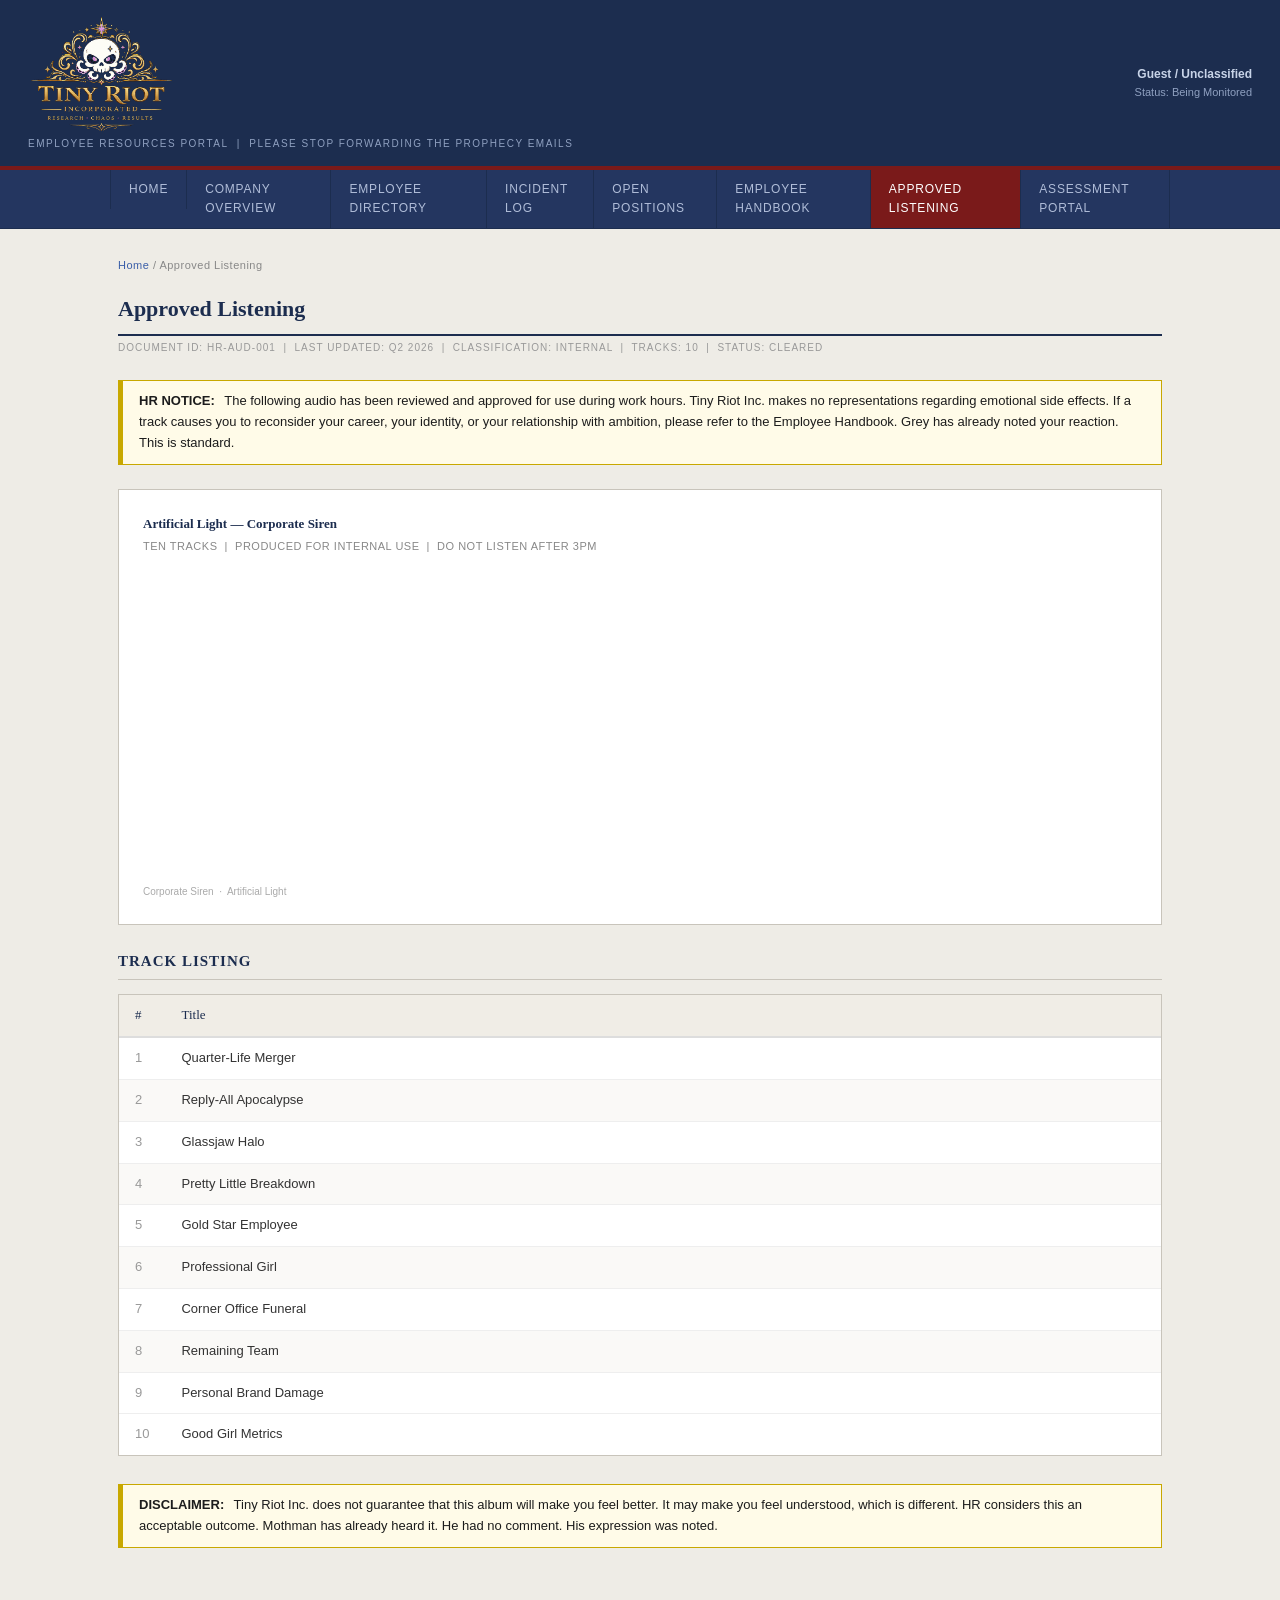
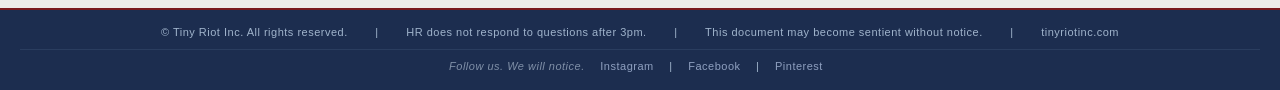
<file: music.html>
<!DOCTYPE html>
<html lang="en">
<head>
    <meta charset="UTF-8">
    <meta name="viewport" content="width=device-width, initial-scale=1.0">
    <title>Approved Listening — Tiny Riot Inc.</title>
    <meta name="description" content="The official Tiny Riot Inc. approved listening list. Ten tracks. All cleared by HR. Do not listen after 3pm.">
    <meta property="og:title" content="Approved Listening — Tiny Riot Inc.">
    <meta property="og:description" content="The official Tiny Riot Inc. approved listening list. Ten tracks. All cleared by HR. Do not listen after 3pm.">
    <meta property="og:type" content="website">
    <meta property="og:url" content="https://tinyriotinc.com/music">
    <meta property="og:site_name" content="Tiny Riot Inc.">
    <meta property="og:image" content="https://tinyriotinc.com/og-home.png">
    <meta property="og:image:width" content="1200">
    <meta property="og:image:height" content="630">
    <meta name="twitter:card" content="summary_large_image">
    <meta name="twitter:image" content="https://tinyriotinc.com/og-home.png">
    <link rel="canonical" href="https://tinyriotinc.com/music">
    <link rel="stylesheet" href="style.css">
    <link rel="icon" type="image/x-icon" href="favicon.ico">
    <link rel="icon" type="image/png" sizes="32x32" href="favicon-32x32.png">
    <link rel="icon" type="image/png" sizes="16x16" href="favicon-16x16.png">
    <link rel="apple-touch-icon" sizes="180x180" href="apple-touch-icon.png">
    <!-- Google tag (gtag.js) -->
    <script async src="https://www.googletagmanager.com/gtag/js?id=G-ZZE53SN540"></script>
    <script>
        window.dataLayer = window.dataLayer || [];
        function gtag(){dataLayer.push(arguments);}
        gtag('js', new Date());
        gtag('config', 'G-ZZE53SN540');
    </script>
</head>
<body>

<header id="site-header">
    <div class="header-left">
        <img src="logo-formal.png" alt="Tiny Riot Inc." class="header-logo">
        <div class="portal-label">Employee Resources Portal &nbsp;|&nbsp; Please Stop Forwarding The Prophecy Emails</div>
    </div>
    <div class="header-right">
        <div class="user-info">
            <strong>Guest / Unclassified</strong>
            Status: Being Monitored
        </div>
    </div>
</header>

<nav>
    <ul>
        <li><a href="/">Home</a></li>
        <li><a href="about">Company Overview</a></li>
        <li><a href="directory">Employee Directory</a></li>
        <li><a href="incidents">Incident Log</a></li>
        <li><a href="jobs">Open Positions</a></li>
        <li><a href="handbook">Employee Handbook</a></li>
        <li><a href="music" class="active">Approved Listening</a></li>
        <li><a href="quiz">Assessment Portal</a></li>
    </ul>
</nav>

<main>
    <div class="breadcrumb"><a href="/">Home</a> / Approved Listening</div>

    <h1 class="page-title">Approved Listening</h1>
    <p class="page-meta">Document ID: HR-AUD-001 &nbsp;|&nbsp; Last Updated: Q2 2026 &nbsp;|&nbsp; Classification: Internal &nbsp;|&nbsp; Tracks: 10 &nbsp;|&nbsp; Status: Cleared</p>

    <div class="notice">
        <strong>HR NOTICE:</strong> The following audio has been reviewed and approved for use during work hours. Tiny Riot Inc. makes no representations regarding emotional side effects. If a track causes you to reconsider your career, your identity, or your relationship with ambition, please refer to the Employee Handbook. Grey has already noted your reaction. This is standard.
    </div>

    <div class="content-box" style="margin-top:24px; padding: 24px;">
        <div style="margin-bottom:16px;">
            <div style="font-size:13px; font-weight:bold; color:#1c2d4f; font-family:Georgia,serif; margin-bottom:4px;">Artificial Light — Corporate Siren</div>
            <div style="font-size:11px; color:#888; letter-spacing:0.5px; text-transform:uppercase;">Ten tracks &nbsp;|&nbsp; Produced for internal use &nbsp;|&nbsp; Do not listen after 3pm</div>
        </div>

        <iframe width="100%" height="300" scrolling="no" frameborder="no" allow="autoplay; encrypted-media" src="https://w.soundcloud.com/player/?url=https%3A//api.soundcloud.com/playlists/soundcloud%253Aplaylists%253A2237323715&color=%237a1a1a&auto_play=false&hide_related=false&show_comments=false&show_user=true&show_reposts=false&show_teaser=false&visual=true"></iframe>
        <div style="font-size: 10px; color: #aaa; margin-top:6px; font-family: Arial, sans-serif;">
            <a href="https://soundcloud.com/corporate-siren" title="Corporate Siren" target="_blank" rel="noopener" style="color: #aaa; text-decoration: none;">Corporate Siren</a> &nbsp;·&nbsp;
            <a href="https://soundcloud.com/corporate-siren/sets/artificial-light" title="Artificial Light" target="_blank" rel="noopener" style="color: #aaa; text-decoration: none;">Artificial Light</a>
        </div>
    </div>

    <div style="margin-top:24px;">
        <h2 class="section-title">Track Listing</h2>
        <div class="content-box" style="padding:0;">
            <table style="width:100%; border-collapse:collapse; font-size:13px;">
                <thead>
                    <tr style="background:#f0ede6; border-bottom:2px solid #ddd;">
                        <th style="padding:10px 16px; text-align:left; color:#1c2d4f; font-family:Georgia,serif; font-weight:normal; width:36px;">#</th>
                        <th style="padding:10px 16px; text-align:left; color:#1c2d4f; font-family:Georgia,serif; font-weight:normal;">Title</th>
                        <th style="padding:10px 16px; text-align:left; color:#1c2d4f; font-family:Georgia,serif; font-weight:normal; display:none;">Notes</th>
                    </tr>
                </thead>
                <tbody>
                    <tr style="border-bottom:1px solid #eee;">
                        <td style="padding:10px 16px; color:#999;">1</td>
                        <td style="padding:10px 16px; color:#333;">Quarter-Life Merger</td>
                    </tr>
                    <tr style="border-bottom:1px solid #eee; background:#faf9f7;">
                        <td style="padding:10px 16px; color:#999;">2</td>
                        <td style="padding:10px 16px; color:#333;">Reply-All Apocalypse</td>
                    </tr>
                    <tr style="border-bottom:1px solid #eee;">
                        <td style="padding:10px 16px; color:#999;">3</td>
                        <td style="padding:10px 16px; color:#333;">Glassjaw Halo</td>
                    </tr>
                    <tr style="border-bottom:1px solid #eee; background:#faf9f7;">
                        <td style="padding:10px 16px; color:#999;">4</td>
                        <td style="padding:10px 16px; color:#333;">Pretty Little Breakdown</td>
                    </tr>
                    <tr style="border-bottom:1px solid #eee;">
                        <td style="padding:10px 16px; color:#999;">5</td>
                        <td style="padding:10px 16px; color:#333;">Gold Star Employee</td>
                    </tr>
                    <tr style="border-bottom:1px solid #eee; background:#faf9f7;">
                        <td style="padding:10px 16px; color:#999;">6</td>
                        <td style="padding:10px 16px; color:#333;">Professional Girl</td>
                    </tr>
                    <tr style="border-bottom:1px solid #eee;">
                        <td style="padding:10px 16px; color:#999;">7</td>
                        <td style="padding:10px 16px; color:#333;">Corner Office Funeral</td>
                    </tr>
                    <tr style="border-bottom:1px solid #eee; background:#faf9f7;">
                        <td style="padding:10px 16px; color:#999;">8</td>
                        <td style="padding:10px 16px; color:#333;">Remaining Team</td>
                    </tr>
                    <tr style="border-bottom:1px solid #eee;">
                        <td style="padding:10px 16px; color:#999;">9</td>
                        <td style="padding:10px 16px; color:#333;">Personal Brand Damage</td>
                    </tr>
                    <tr>
                        <td style="padding:10px 16px; color:#999;">10</td>
                        <td style="padding:10px 16px; color:#333;">Good Girl Metrics</td>
                    </tr>
                </tbody>
            </table>
        </div>
    </div>

    <div class="notice" style="margin-top:28px;">
        <strong>DISCLAIMER:</strong> Tiny Riot Inc. does not guarantee that this album will make you feel better. It may make you feel understood, which is different. HR considers this an acceptable outcome. Mothman has already heard it. He had no comment. His expression was noted.
    </div>

</main>

<footer>
    <span>© Tiny Riot Inc. All rights reserved.</span>
    <span>|</span>
    <span>HR does not respond to questions after 3pm.</span>
    <span>|</span>
    <span>This document may become sentient without notice.</span>
    <span>|</span>
    <span>tinyriotinc.com</span>
    <div class="footer-social">
        <span class="footer-social-label">Follow us. We will notice.</span>
        <a href="https://www.instagram.com/tinyriotdesign/" target="_blank" rel="noopener">Instagram</a>
        <span>|</span>
        <a href="https://www.facebook.com/people/Tiny-Riot/61568061148115/" target="_blank" rel="noopener">Facebook</a>
        <span>|</span>
        <a href="https://pin.it/f3776Z0mt" target="_blank" rel="noopener">Pinterest</a>
    </div>
</footer>

</body>
</html>
</file>
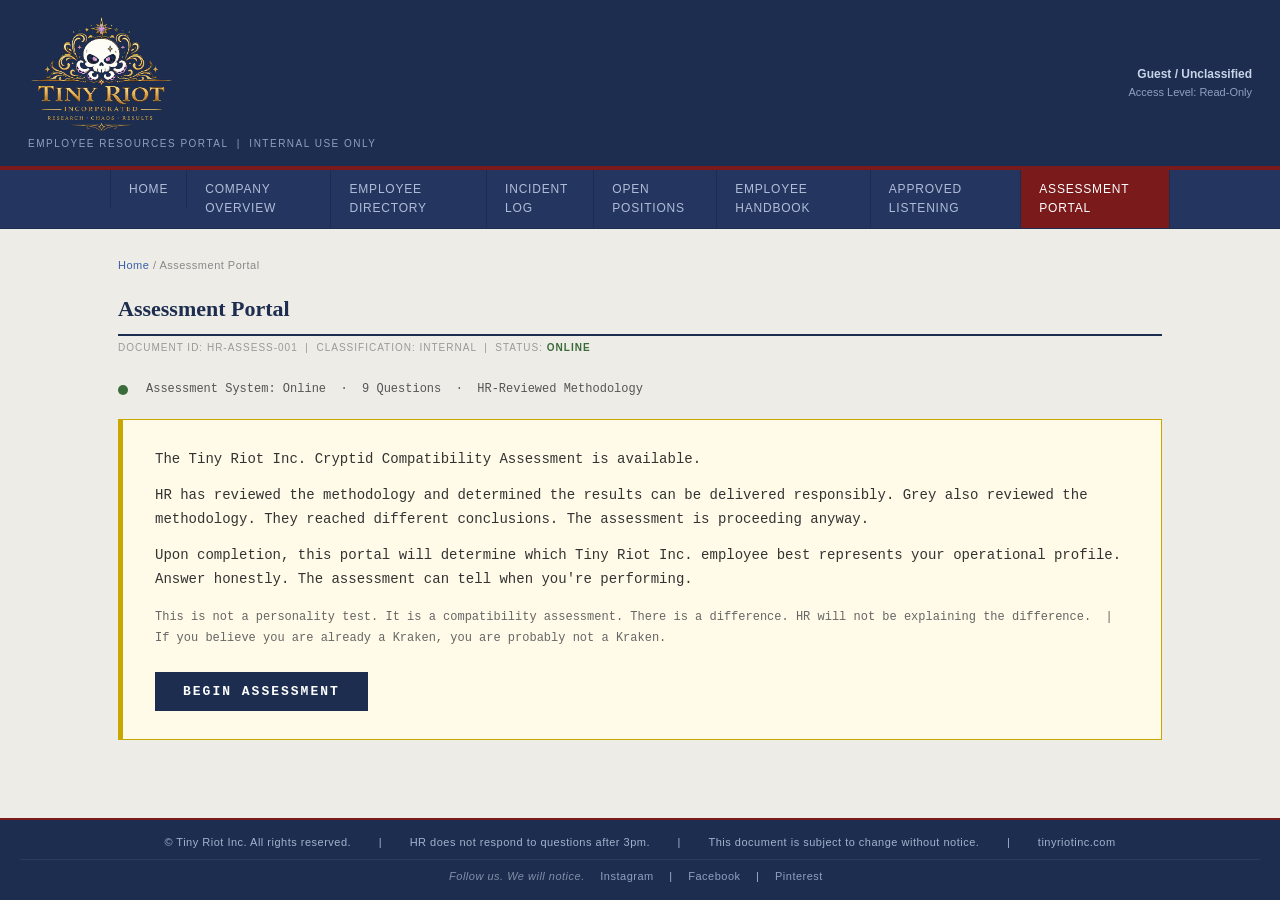
<file: quiz.html>
<!DOCTYPE html>
<html lang="en">
<head>
    <meta charset="UTF-8">
    <meta name="viewport" content="width=device-width, initial-scale=1.0">
    <title>Assessment Portal — Tiny Riot Inc.</title>
    <meta name="description" content="Determine which Tiny Riot Inc. employee best represents your operational profile. This is not a personality test. It is a compatibility assessment. There is a difference.">
    <meta property="og:title" content="Assessment Portal — Tiny Riot Inc.">
    <meta property="og:description" content="Determine which Tiny Riot Inc. employee best represents your operational profile. This is not a personality test. It is a compatibility assessment.">
    <meta property="og:type" content="website">
    <meta property="og:url" content="https://tinyriotinc.com/quiz">
    <meta property="og:site_name" content="Tiny Riot Inc.">
    <meta property="og:image" content="https://tinyriotinc.com/og-home.png">
    <meta property="og:image:width" content="1200">
    <meta property="og:image:height" content="630">
    <meta name="twitter:card" content="summary_large_image">
    <meta name="twitter:image" content="https://tinyriotinc.com/og-home.png">
    <link rel="canonical" href="https://tinyriotinc.com/quiz">
    <link rel="stylesheet" href="style.css">
    <link rel="icon" type="image/x-icon" href="favicon.ico">
    <link rel="icon" type="image/png" sizes="32x32" href="favicon-32x32.png">
    <link rel="icon" type="image/png" sizes="16x16" href="favicon-16x16.png">
    <link rel="apple-touch-icon" sizes="180x180" href="apple-touch-icon.png">
    <!-- Google tag (gtag.js) -->
    <script async src="https://www.googletagmanager.com/gtag/js?id=G-ZZE53SN540"></script>
    <script>
        window.dataLayer = window.dataLayer || [];
        function gtag(){dataLayer.push(arguments);}
        gtag('js', new Date());
        gtag('config', 'G-ZZE53SN540');
    </script>

    <style>
        /* ── Status Bar ── */
        .quiz-status-bar {
            display: flex;
            align-items: center;
            gap: 10px;
            margin-bottom: 20px;
            font-family: "Courier New", Courier, monospace;
            font-size: 12px;
            color: #555;
        }
        .status-dot {
            width: 10px;
            height: 10px;
            border-radius: 50%;
            background-color: #3a6b3a;
            display: inline-block;
            flex-shrink: 0;
            animation: pulse 2s infinite;
        }
        @keyframes pulse {
            0%, 100% { opacity: 1; }
            50% { opacity: 0.4; }
        }

        /* ── Intro ── */
        .quiz-intro-box {
            background: #fffbe8;
            border: 1px solid #c8a800;
            border-left: 5px solid #c8a800;
            padding: 28px 32px;
            margin: 20px 0;
        }
        .quiz-intro-box p {
            font-family: "Courier New", Courier, monospace;
            font-size: 14px;
            color: #333;
            margin-bottom: 12px;
            line-height: 1.7;
        }
        .quiz-intro-box p:last-of-type { margin-bottom: 0; }
        .quiz-intro-fine {
            margin-top: 16px;
            font-size: 12px !important;
            color: #666 !important;
        }
        .quiz-begin-btn {
            display: inline-block;
            margin-top: 24px;
            padding: 12px 28px;
            background-color: #1c2d4f;
            color: #fff;
            font-family: "Courier New", Courier, monospace;
            font-size: 13px;
            font-weight: bold;
            letter-spacing: 2px;
            text-transform: uppercase;
            border: none;
            cursor: pointer;
            transition: background-color 0.15s ease;
        }
        .quiz-begin-btn:hover { background-color: #2a4070; }

        /* ── Progress ── */
        .quiz-header {
            display: flex;
            justify-content: space-between;
            align-items: center;
            margin-bottom: 8px;
            font-family: "Courier New", Courier, monospace;
            font-size: 12px;
            color: #777;
            letter-spacing: 1px;
            text-transform: uppercase;
        }
        .quiz-progress-track {
            width: 100%;
            height: 3px;
            background-color: #e0d9c8;
            margin-bottom: 28px;
        }
        .quiz-progress-fill {
            height: 3px;
            background-color: #1c2d4f;
            transition: width 0.4s ease;
        }

        /* ── Question ── */
        .quiz-container { margin: 20px 0; }
        .quiz-question-text {
            font-family: "Courier New", Courier, monospace;
            font-size: 18px;
            font-weight: bold;
            color: #1c2d4f;
            margin-bottom: 24px;
            line-height: 1.5;
        }

        /* ── Options ── */
        .quiz-options {
            display: flex;
            flex-direction: column;
            gap: 10px;
        }
        .quiz-option {
            display: block;
            width: 100%;
            padding: 18px 22px;
            background: #fff;
            border: 1px solid #ddd;
            border-left: 5px solid #ddd;
            font-family: "Courier New", Courier, monospace;
            font-size: 15px;
            color: #333;
            text-align: left;
            cursor: pointer;
            transition: all 0.15s ease;
            line-height: 1.5;
            box-sizing: border-box;
        }
        .quiz-option:hover:not(:disabled) {
            background: #fffbe8;
            border-color: #c8a800;
            border-left-color: #c8a800;
            color: #1c2d4f;
        }
        .quiz-option.selected {
            background: #eef2fa;
            border-color: #1c2d4f;
            border-left-color: #1c2d4f;
            color: #1c2d4f;
            font-weight: bold;
        }
        .quiz-option:disabled { cursor: default; }
        .quiz-option.faded { opacity: 0.35; }

        /* ── Confirm Button ── */
        .quiz-confirm-btn {
            display: none;
            margin-top: 20px;
            padding: 12px 28px;
            background-color: #1c2d4f;
            color: #fff;
            font-family: "Courier New", Courier, monospace;
            font-size: 12px;
            font-weight: bold;
            letter-spacing: 2px;
            text-transform: uppercase;
            border: none;
            cursor: pointer;
            transition: background-color 0.15s ease;
        }
        .quiz-confirm-btn:hover { background-color: #2a4070; }
        .quiz-confirm-btn.visible { display: inline-block; }

        /* ── Result ── */
        .result-container { margin: 20px 0; }
        .result-header-bar {
            background: #1c2d4f;
            color: #fff;
            font-family: "Courier New", Courier, monospace;
            font-size: 11px;
            letter-spacing: 2px;
            text-transform: uppercase;
            padding: 10px 20px;
            display: flex;
            justify-content: space-between;
            flex-wrap: wrap;
            gap: 8px;
        }
        .result-card {
            border: 1px solid #c8a800;
            border-top: none;
            padding: 32px;
            background: #fffbe8;
        }
        .result-employee-header {
            display: flex;
            align-items: center;
            gap: 20px;
            margin-bottom: 24px;
        }
        .result-avatar {
            width: 72px;
            height: 72px;
            border-radius: 50%;
            display: flex;
            align-items: center;
            justify-content: center;
            font-family: "Courier New", Courier, monospace;
            font-size: 22px;
            font-weight: bold;
            color: #fff;
            flex-shrink: 0;
            overflow: hidden;
        }
        .result-avatar img {
            width: 100%;
            height: 100%;
            object-fit: cover;
            border-radius: 50%;
        }
        .result-employee-info .result-name {
            font-family: "Courier New", Courier, monospace;
            font-size: 22px;
            font-weight: bold;
            color: #1c2d4f;
            margin-bottom: 4px;
        }
        .result-employee-info .result-title {
            font-family: "Courier New", Courier, monospace;
            font-size: 13px;
            color: #555;
            margin-bottom: 2px;
        }
        .result-employee-info .result-dept {
            font-family: "Courier New", Courier, monospace;
            font-size: 12px;
            color: #777;
            text-transform: uppercase;
            letter-spacing: 1px;
        }
        .result-divider {
            border: none;
            border-top: 1px solid #c8a800;
            margin: 20px 0;
        }
        .result-body {
            font-family: "Courier New", Courier, monospace;
            font-size: 14px;
            color: #333;
            line-height: 1.9;
        }
        .result-actions {
            margin-top: 28px;
            display: flex;
            gap: 12px;
            flex-wrap: wrap;
        }
        .result-btn-primary {
            display: inline-block;
            padding: 11px 22px;
            background-color: #1c2d4f;
            color: #fff;
            font-family: "Courier New", Courier, monospace;
            font-size: 12px;
            font-weight: bold;
            letter-spacing: 2px;
            text-transform: uppercase;
            border: none;
            cursor: pointer;
            text-decoration: none;
            transition: background-color 0.15s ease;
        }
        .result-btn-primary:hover { background-color: #2a4070; }
        .result-btn-secondary {
            display: inline-block;
            padding: 11px 22px;
            background-color: transparent;
            color: #1c2d4f;
            font-family: "Courier New", Courier, monospace;
            font-size: 12px;
            font-weight: bold;
            letter-spacing: 2px;
            text-transform: uppercase;
            border: 1px solid #1c2d4f;
            cursor: pointer;
            text-decoration: none;
            transition: all 0.15s ease;
        }
        .result-btn-secondary:hover { background-color: #1c2d4f; color: #fff; }
        .result-classification {
            font-family: "Courier New", Courier, monospace;
            font-size: 11px;
            color: #999;
            margin-top: 20px;
            border-top: 1px solid #e0d9c8;
            padding-top: 12px;
        }
    </style>
</head>
<body>

<header id="site-header">
    <div class="header-left">
        <img src="logo-formal.png" alt="Tiny Riot Inc." class="header-logo">
        <div class="portal-label">Employee Resources Portal &nbsp;|&nbsp; Internal Use Only</div>
    </div>
    <div class="header-right">
        <div class="user-info">
            <strong>Guest / Unclassified</strong>
            Access Level: Read-Only
        </div>
    </div>
</header>

<nav>
    <ul>
        <li><a href="/">Home</a></li>
        <li><a href="about">Company Overview</a></li>
        <li><a href="directory">Employee Directory</a></li>
        <li><a href="incidents">Incident Log</a></li>
        <li><a href="jobs">Open Positions</a></li>
        <li><a href="handbook">Employee Handbook</a></li>
        <li><a href="music">Approved Listening</a></li>
        <li><a href="quiz" class="active">Assessment Portal</a></li>
    </ul>
</nav>

<main>
    <div class="breadcrumb"><a href="/">Home</a> / Assessment Portal</div>

    <h1 class="page-title">Assessment Portal</h1>
    <p class="page-meta">Document ID: HR-ASSESS-001 &nbsp;|&nbsp; Classification: Internal &nbsp;|&nbsp; Status: <span style="color:#3a6b3a;font-weight:bold;">ONLINE</span></p>

    <!-- INTRO -->
    <div id="quiz-intro">
        <div class="quiz-status-bar">
            <span class="status-dot"></span>
            <span>Assessment System: Online &nbsp;·&nbsp; 9 Questions &nbsp;·&nbsp; HR-Reviewed Methodology</span>
        </div>
        <div class="quiz-intro-box">
            <p>The Tiny Riot Inc. Cryptid Compatibility Assessment is available.</p>
            <p>HR has reviewed the methodology and determined the results can be delivered responsibly. Grey also reviewed the methodology. They reached different conclusions. The assessment is proceeding anyway.</p>
            <p>Upon completion, this portal will determine which Tiny Riot Inc. employee best represents your operational profile. Answer honestly. The assessment can tell when you're performing.</p>
            <p class="quiz-intro-fine">This is not a personality test. It is a compatibility assessment. There is a difference. HR will not be explaining the difference. &nbsp;|&nbsp; If you believe you are already a Kraken, you are probably not a Kraken.</p>
            <button class="quiz-begin-btn" onclick="startQuiz()">Begin Assessment</button>
        </div>
    </div>

    <!-- QUIZ -->
    <div id="quiz-container" class="quiz-container" style="display:none;">
        <div class="quiz-header">
            <span id="q-counter">Question 1 of 9</span>
            <span id="q-ref">HR-ASSESS-001</span>
        </div>
        <div class="quiz-progress-track">
            <div class="quiz-progress-fill" id="quiz-progress-fill" style="width:0%"></div>
        </div>
        <div class="quiz-question-text" id="quiz-question-text"></div>
        <div class="quiz-options" id="quiz-options"></div>
        <button class="quiz-confirm-btn" id="quiz-confirm" onclick="confirmAnswer()">Confirm Selection</button>
    </div>

    <!-- RESULT -->
    <div id="result-container" class="result-container" style="display:none;"></div>

</main>

<footer>
    <span>© Tiny Riot Inc. All rights reserved.</span>
    <span>|</span>
    <span>HR does not respond to questions after 3pm.</span>
    <span>|</span>
    <span>This document is subject to change without notice.</span>
    <span>|</span>
    <span>tinyriotinc.com</span>
    <div class="footer-social">
        <span class="footer-social-label">Follow us. We will notice.</span>
        <a href="https://www.instagram.com/tinyriotdesign/" target="_blank" rel="noopener">Instagram</a>
        <span>|</span>
        <a href="https://www.facebook.com/people/Tiny-Riot/61568061148115/" target="_blank" rel="noopener">Facebook</a>
        <span>|</span>
        <a href="https://pin.it/f3776Z0mt" target="_blank" rel="noopener">Pinterest</a>
    </div>
</footer>

<script>
    /* ── Character Data ── */
    const characters = {
        bigfoot: {
            name: 'Bigfoot',
            title: 'Remote IT Specialist',
            dept: 'Field Division',
            initials: 'BF',
            color: '#4a6741',
            image: 'char-bigfoot.png',
            result: 'You keep things running through methods nobody can explain and nobody thinks to question. Remote is not a preference — it is your natural operating environment. You solved the problem before anyone knew there was a problem. There are no instructions because instructions imply you won\'t always be there. You will always be there. The Wi-Fi is still working. That was you.'
        },
        mothman: {
            name: 'Mothman',
            title: 'Disaster Prediction Specialist',
            dept: 'Strategic Foresight',
            initials: 'MM',
            color: '#3d3450',
            image: 'char-mothman.png',
            result: 'You already knew how this was going to go. You watched it happen and said nothing — not because you don\'t care, but because being right has a specific timing, and you understand that. The quiet is intentional. The stillness is a choice. They\'ll understand what you knew eventually. You are patient enough to wait.'
        },
        nessie: {
            name: 'The Loch Ness Monster',
            title: 'Head of Long View Strategy',
            dept: 'Strategy',
            initials: 'NM',
            color: '#1e4d6b',
            image: 'char-nessie.png',
            result: 'You have been here longer than the org chart suggests is possible. The long view is not just your working style — it is the only scale that genuinely makes sense to you. Meetings come and go. Strategies pivot. Empires rise and fall. You remain, patient and present, and occasionally surface just to remind everyone you are still watching and paying attention.'
        },
        grey: {
            name: 'Grey',
            title: 'Senior Researcher',
            dept: 'Research Division',
            initials: 'GR',
            color: '#5a6a7a',
            image: 'char-grey.png',
            result: 'You have been watching. You have been taking notes. The notes are detailed, organized, and will make complete sense to you when you need to reference them, which you will. You care more than you show and show considerably less than you feel. People sometimes find this unsettling. The records are comprehensive. Please do not read the records.'
        },
        jackalope: {
            name: 'Jackalope',
            title: 'Director of Unplanned Outcomes',
            dept: 'Unplanned Outcomes',
            initials: 'JL',
            color: '#7a5c32',
            image: 'char-jackalope.png',
            result: 'Your expense reports are filed correctly. That is the most traceable thing about your impact. You consistently end up at the center of situations that resolve in ways nobody planned through mechanisms nobody can fully document. The outcome was not unplanned — it just was not planned by anyone else. You usually already knew. This is normal. This is fine.'
        },
        chupacabra: {
            name: 'Chupacabra',
            title: 'People Protector',
            dept: 'Human Resources',
            initials: 'CC',
            color: '#3a6b3a',
            image: 'char-chupacabra.png',
            result: 'You are the person people call when something wrong is happening and nobody else is saying anything about it. You are also the reason a lot of things changed around here. You advocate loudly and with receipts. You don\'t let things slide when they matter. This is occasionally inconvenient for other people. That is not your problem. It should have been addressed already.'
        },
        rake: {
            name: 'The Rake',
            title: 'Contract Analyst',
            dept: 'Legal & Compliance',
            initials: 'RK',
            color: '#2d2d2d',
            image: 'char-rake.png',
            result: 'You have read every policy, every clause, every terms and conditions document that everyone else clicks through without reading. You send your findings when you have findings. The timestamp reflects when you work — it is not a sign of distress. You are checking on things. This is a form of care. Reply when you can. If you receive a second message, reply immediately.'
        },
        jerseydevil: {
            name: 'Jersey Devil',
            title: 'Customer (Mis)Happiness Manager',
            dept: 'External Affairs',
            initials: 'JD',
            color: '#5c3030',
            image: 'char-jerseydevil.png',
            result: 'There is a full draft version of every message you have ever sent. You have been working on the gap between how you feel and what you say for a long time. Progress is real and it shows. People see you as measured and professional. You know what that takes. You also know it is worth it. Go to the Pine Barrens if you need to. You always come back professional.'
        },
        kraken: {
            name: 'Kraken',
            title: 'Union Rep & Elder Advisor',
            dept: 'Labor Relations',
            initials: 'KR',
            color: '#1a3a5c',
            image: 'char-kraken.png',
            result: 'You know the contract. You have always known the contract. You have been the organizing force in the room since before this organization had a name for what you do. When you call a meeting, people show up — that is not an accident, that is the result of being right, consistently, for a very long time. You are the power in the room. The meeting is already called.'
        }
    };

    /*
     * Questions: 9 questions × 4 options each.
     * Each character appears exactly 4 times across the full assessment.
     * Distribution:
     *   Q1: bigfoot, mothman, nessie, grey
     *   Q2: jackalope, chupacabra, rake, jerseydevil
     *   Q3: kraken, bigfoot, mothman, nessie
     *   Q4: grey, jackalope, chupacabra, rake
     *   Q5: jerseydevil, kraken, bigfoot, mothman
     *   Q6: nessie, grey, jackalope, chupacabra
     *   Q7: rake, jerseydevil, kraken, bigfoot
     *   Q8: mothman, nessie, grey, jackalope
     *   Q9: chupacabra, rake, jerseydevil, kraken
     */
    const questions = [
        {
            text: "Your team asks how you stay so calm. The honest answer is:",
            options: [
                { text: "You've already solved the problem. You just haven't mentioned it yet.", char: "bigfoot" },
                { text: "You already know how it ends.", char: "mothman" },
                { text: "You've been here long enough that very little surprises you anymore.", char: "nessie" },
                { text: "You're not calm. You're documenting.", char: "grey" }
            ]
        },
        {
            text: "Something goes wrong on a project you warned them about. You:",
            options: [
                { text: "Note that this is technically not your fault and watch things unfold.", char: "jackalope" },
                { text: "Say something. On record. Loudly.", char: "chupacabra" },
                { text: "Send the thread from three weeks ago. No additional context.", char: "rake" },
                { text: "Draft the message you actually want to send. Send something else.", char: "jerseydevil" }
            ]
        },
        {
            text: "Your coworkers would describe you as:",
            options: [
                { text: "Organized. Knows the contract. Do not schedule anything against her calendar.", char: "kraken" },
                { text: "Not sure where he works from, but things run better when he's around.", char: "bigfoot" },
                { text: "Quiet. Always right. Mildly unsettling.", char: "mothman" },
                { text: "We haven't seen her lately but she's definitely still here.", char: "nessie" }
            ]
        },
        {
            text: "It's 2am. You are:",
            options: [
                { text: "Updating your notes with something you noticed earlier.", char: "grey" },
                { text: "Asleep, but somehow responsible for something that will surface tomorrow.", char: "jackalope" },
                { text: "Filing something that genuinely cannot wait until morning.", char: "chupacabra" },
                { text: "Working. This is basically afternoon for you.", char: "rake" }
            ]
        },
        {
            text: "A new company policy gets announced that affects your team. You:",
            options: [
                { text: "Read it carefully. Have some feelings about it. Respond professionally.", char: "jerseydevil" },
                { text: "Compare it to the existing contract. Schedule a meeting. Attendance is not optional.", char: "kraken" },
                { text: "Work around whatever doesn't make sense. Mention it to no one.", char: "bigfoot" },
                { text: "Already knew this was coming. You are not surprised. You are never surprised.", char: "mothman" }
            ]
        },
        {
            text: "What do you keep at your desk?",
            options: [
                { text: "Nothing. [Not applicable — she is in a loch.]", char: "nessie" },
                { text: "Detailed notes that nobody else is permitted to read.", char: "grey" },
                { text: "Things that technically don't belong there and can't really be explained.", char: "jackalope" },
                { text: "A copy of the employee handbook with several sections highlighted.", char: "chupacabra" }
            ]
        },
        {
            text: "Something needs to get done and nobody is stepping up. You:",
            options: [
                { text: "Locate the policy that requires someone to step up. Send it at 3am.", char: "rake" },
                { text: "Take it on. Quietly. Don't make it a thing.", char: "jerseydevil" },
                { text: "Call the meeting. Assign the action item. This is not a discussion.", char: "kraken" },
                { text: "Handle it remotely through methods nobody will fully understand.", char: "bigfoot" }
            ]
        },
        {
            text: "Your relationship with the future is:",
            options: [
                { text: "You already know what's coming. You're still not sure what to do with that.", char: "mothman" },
                { text: "The future is just the past with more water.", char: "nessie" },
                { text: "You are documenting it carefully for later reference.", char: "grey" },
                { text: "Largely unplanned, which is fine, because you're good at unplanned.", char: "jackalope" }
            ]
        },
        {
            text: "Someone asks how you handle conflict at work. You say:",
            options: [
                { text: "Directly and on record.", char: "chupacabra" },
                { text: "I identify the relevant clause and forward it.", char: "rake" },
                { text: "I've developed a process. It involves drafts.", char: "jerseydevil" },
                { text: "I don't handle it. I resolve it.", char: "kraken" }
            ]
        }
    ];

    /* ── State ── */
    let scores = {};
    let currentQ = 0;
    let currentSelection = null;

    function initScores() {
        Object.keys(characters).forEach(k => scores[k] = 0);
        currentSelection = null;
    }

    function shuffle(arr) {
        const a = [...arr];
        for (let i = a.length - 1; i > 0; i--) {
            const j = Math.floor(Math.random() * (i + 1));
            [a[i], a[j]] = [a[j], a[i]];
        }
        return a;
    }

    /* ── Quiz Flow ── */
    function startQuiz() {
        initScores();
        currentQ = 0;
        document.getElementById('quiz-intro').style.display = 'none';
        document.getElementById('quiz-container').style.display = 'block';
        renderQuestion(0);
    }

    function renderQuestion(index) {
        const q = questions[index];
        const total = questions.length;

        currentSelection = null;
        document.getElementById('q-counter').textContent = 'Question ' + (index + 1) + ' of ' + total;
        document.getElementById('quiz-question-text').textContent = q.text;
        document.getElementById('quiz-progress-fill').style.width = ((index / total) * 100) + '%';
        document.getElementById('quiz-confirm').classList.remove('visible');

        const container = document.getElementById('quiz-options');
        container.innerHTML = '';

        const shuffled = shuffle(q.options);
        shuffled.forEach(opt => {
            const btn = document.createElement('button');
            btn.className = 'quiz-option';
            btn.textContent = opt.text;
            btn.dataset.char = opt.char;
            btn.addEventListener('click', function() {
                selectAnswer(opt.char, btn, container);
            });
            container.appendChild(btn);
        });
    }

    function selectAnswer(char, selectedBtn, container) {
        // Allow changing selection before confirming
        container.querySelectorAll('.quiz-option').forEach(b => {
            b.classList.remove('selected');
        });
        selectedBtn.classList.add('selected');
        currentSelection = char;

        // Show confirm button
        document.getElementById('quiz-confirm').classList.add('visible');
    }

    function confirmAnswer() {
        if (!currentSelection) return;

        scores[currentSelection]++;

        // Lock options
        const container = document.getElementById('quiz-options');
        container.querySelectorAll('.quiz-option').forEach(b => {
            b.disabled = true;
            if (!b.classList.contains('selected')) b.classList.add('faded');
        });
        document.getElementById('quiz-confirm').classList.remove('visible');

        setTimeout(() => {
            currentQ++;
            if (currentQ < questions.length) {
                renderQuestion(currentQ);
            } else {
                showResult();
            }
        }, 350);
    }

    /* ── Result ── */
    function showResult() {
        document.getElementById('quiz-container').style.display = 'none';

        // Find winner
        let maxScore = -1;
        let winner = 'bigfoot';
        Object.entries(scores).forEach(([k, v]) => {
            if (v > maxScore) { maxScore = v; winner = k; }
        });

        const char = characters[winner];
        const now = new Date();
        const timestamp = now.toISOString().replace('T', ' ').substring(0, 19) + ' UTC';

        // Avatar: try image first, fall back to initials
        const avatarHTML = `
            <div class="result-avatar" id="result-avatar-el" style="background-color:${char.color};">
                <img src="${char.image}"
                     alt="${char.name}"
                     onload="this.parentElement.style.backgroundColor='transparent';"
                     onerror="this.remove();">
            </div>`;

        const container = document.getElementById('result-container');
        container.innerHTML = `
            <div class="result-header-bar">
                <span>Assessment Complete &nbsp;·&nbsp; Classification Filed</span>
                <span>${timestamp}</span>
            </div>
            <div class="result-card">
                <div class="result-employee-header">
                    ${avatarHTML}
                    <div class="result-employee-info">
                        <div class="result-name">${char.name}</div>
                        <div class="result-title">${char.title}</div>
                        <div class="result-dept">${char.dept}</div>
                    </div>
                </div>
                <hr class="result-divider">
                <div class="result-body">${char.result}</div>
                <div class="result-actions">
                    <a href="directory.html#${winner}" class="result-btn-primary">View Employee Profile</a>
                    <button class="result-btn-secondary" onclick="retakeQuiz()">Retake Assessment</button>
                </div>
                <div class="result-classification">
                    Classification: HR-ASSESS-001 &nbsp;·&nbsp; Result: ${char.name.toUpperCase()} &nbsp;·&nbsp; Score: ${maxScore}/${questions.length} &nbsp;·&nbsp; This result has been added to your file.
                </div>
            </div>
        `;
        container.style.display = 'block';
        container.scrollIntoView({ behavior: 'smooth', block: 'start' });
    }

    function retakeQuiz() {
        document.getElementById('result-container').style.display = 'none';
        document.getElementById('result-container').innerHTML = '';
        initScores();
        currentQ = 0;
        document.getElementById('quiz-container').style.display = 'block';
        renderQuestion(0);
        window.scrollTo({ top: 0, behavior: 'smooth' });
    }

    /* ── Preview Mode ── */
    /* Access via: /quiz?result=bigfoot (or any character key)  */
    /* Character keys: bigfoot, mothman, nessie, grey, jackalope, chupacabra, rake, jerseydevil, kraken */
    (function() {
        const params = new URLSearchParams(window.location.search);
        const preview = params.get('result');
        if (!preview || !characters[preview]) return;

        document.getElementById('quiz-intro').style.display = 'none';

        const char = characters[preview];
        const now = new Date();
        const timestamp = now.toISOString().replace('T', ' ').substring(0, 19) + ' UTC';

        const avatarHTML = `
            <div class="result-avatar" id="result-avatar-el" style="background-color:${char.color};">
                <img src="${char.image}"
                     alt="${char.name}"
                     onload="this.parentElement.style.backgroundColor='transparent';"
                     onerror="this.remove();">
            </div>`;

        const container = document.getElementById('result-container');
        container.innerHTML = `
            <div class="result-header-bar">
                <span>Assessment Complete &nbsp;·&nbsp; Classification Filed</span>
                <span>${timestamp}</span>
            </div>
            <div class="result-card">
                <div class="result-employee-header">
                    ${avatarHTML}
                    <div class="result-employee-info">
                        <div class="result-name">${char.name}</div>
                        <div class="result-title">${char.title}</div>
                        <div class="result-dept">${char.dept}</div>
                    </div>
                </div>
                <hr class="result-divider">
                <div class="result-body">${char.result}</div>
                <div class="result-actions">
                    <a href="directory.html#${preview}" class="result-btn-primary">View Employee Profile</a>
                    <button class="result-btn-secondary" onclick="retakeQuiz()">Take the Assessment</button>
                </div>
                <div class="result-classification">
                    Classification: HR-ASSESS-001 &nbsp;·&nbsp; Result: ${char.name.toUpperCase()} &nbsp;·&nbsp; This result has been added to your file.
                </div>
            </div>
        `;
        container.style.display = 'block';
    })();
</script>

</body>
</html>
</file>
<file: style.css>
/* ============================================
   TINY RIOT INC. — EMPLOYEE RESOURCES PORTAL
   Internal Use Only | Classification: Internal
   ============================================ */

*, *::before, *::after {
    box-sizing: border-box;
    margin: 0;
    padding: 0;
}

body {
    font-family: Arial, Helvetica, sans-serif;
    background-color: #eeece6;
    color: #1c1c1c;
    font-size: 14px;
    line-height: 1.6;
    min-height: 100vh;
    display: flex;
    flex-direction: column;
}

/* ── HEADER ── */
#site-header {
    background-color: #1c2d4f;
    color: #fff;
    padding: 14px 28px;
    display: flex;
    align-items: center;
    justify-content: space-between;
    border-bottom: 4px solid #7a1a1a;
}

.header-left .org-name {
    font-family: Georgia, "Times New Roman", serif;
    font-size: 20px;
    font-weight: bold;
    letter-spacing: 3px;
    text-transform: uppercase;
}

.header-logo {
    height: 120px;
    width: auto;
    display: block;
}

.header-left .portal-label {
    font-size: 10px;
    color: #8fa0c0;
    letter-spacing: 1.5px;
    text-transform: uppercase;
    margin-top: 2px;
}

.header-right .user-info {
    font-size: 11px;
    color: #8fa0c0;
    text-align: right;
}

.header-right .user-info strong {
    color: #c8d4e8;
    display: block;
    font-size: 12px;
}

/* ── NAV ── */
nav {
    background-color: #243660;
    border-bottom: 1px solid #1c2d4f;
}

nav ul {
    list-style: none;
    display: flex;
    max-width: 1100px;
    margin: 0 auto;
    padding: 0 20px;
}

nav ul li a {
    display: block;
    padding: 10px 18px;
    color: #b0bdd8;
    text-decoration: none;
    font-size: 12px;
    text-transform: uppercase;
    letter-spacing: 0.8px;
    border-right: 1px solid #1c2d4f;
    transition: background 0.15s, color 0.15s;
}

nav ul li:first-child a {
    border-left: 1px solid #1c2d4f;
}

nav ul li a:hover {
    background-color: #1c2d4f;
    color: #fff;
}

nav ul li a.active {
    background-color: #7a1a1a;
    color: #fff;
}

@media (max-width: 768px) {
    nav ul {
        flex-wrap: wrap;
        padding: 0;
    }
    nav ul li a {
        padding: 8px 12px;
        font-size: 11px;
        letter-spacing: 0.5px;
    }
    nav ul li:first-child a {
        border-left: none;
    }
}

/* ── BREADCRUMB ── */
.breadcrumb {
    font-size: 11px;
    color: #888;
    margin-bottom: 16px;
    letter-spacing: 0.5px;
}

.breadcrumb a {
    color: #3a5ea8;
    text-decoration: none;
}

.breadcrumb a:hover {
    text-decoration: underline;
}

/* ── MAIN ── */
main {
    flex: 1;
    max-width: 1100px;
    width: 100%;
    margin: 0 auto;
    padding: 28px 28px 48px;
}

/* ── PAGE TITLE ── */
.page-title {
    font-family: Georgia, "Times New Roman", serif;
    font-size: 22px;
    color: #1c2d4f;
    border-bottom: 2px solid #1c2d4f;
    padding-bottom: 8px;
    margin-bottom: 4px;
}

.page-meta {
    font-size: 10px;
    color: #999;
    text-transform: uppercase;
    letter-spacing: 1px;
    margin-bottom: 24px;
}

/* ── NOTICES ── */
.notice {
    background: #fffbe8;
    border: 1px solid #c8a800;
    border-left: 5px solid #c8a800;
    padding: 10px 16px;
    margin-bottom: 12px;
    font-size: 13px;
}

.notice.alert {
    background: #fff2f2;
    border-color: #7a1a1a;
    border-left-color: #7a1a1a;
}

.notice.info {
    background: #f0f4ff;
    border-color: #3a5ea8;
    border-left-color: #3a5ea8;
}

.notice strong {
    display: inline-block;
    margin-right: 6px;
}

/* ── TWO COLUMN LAYOUT ── */
.layout-two-col {
    display: grid;
    grid-template-columns: 1fr 280px;
    gap: 28px;
    margin-top: 24px;
}

/* ── SECTION TITLE ── */
.section-title {
    font-family: Georgia, "Times New Roman", serif;
    font-size: 15px;
    color: #1c2d4f;
    border-bottom: 1px solid #c8c4bb;
    padding-bottom: 6px;
    margin-bottom: 14px;
    text-transform: uppercase;
    letter-spacing: 1px;
}

/* ── CARDS / CONTENT BOXES ── */
.content-box {
    background: #fff;
    border: 1px solid #c8c4bb;
    padding: 20px;
    margin-bottom: 20px;
}

.content-box + .content-box {
    margin-top: 0;
}

/* ── STATUS INDICATORS ── */
.status-row {
    display: flex;
    justify-content: space-between;
    align-items: center;
    padding: 8px 0;
    border-bottom: 1px solid #eee;
    font-size: 13px;
}

.status-row:last-child {
    border-bottom: none;
}

.status-dot {
    display: inline-block;
    width: 8px;
    height: 8px;
    border-radius: 50%;
    margin-right: 8px;
}

.status-dot.green { background-color: #2a8a2a; }
.status-dot.yellow { background-color: #c8a800; }
.status-dot.red { background-color: #7a1a1a; }
.status-dot.gray { background-color: #999; }

.status-label {
    color: #555;
    font-size: 11px;
}

/* ── QUICK LINKS ── */
.quick-links {
    list-style: none;
}

.quick-links li {
    border-bottom: 1px solid #e8e4de;
    padding: 0;
}

.quick-links li:last-child {
    border-bottom: none;
}

.quick-links li a {
    display: block;
    padding: 9px 0;
    color: #1c2d4f;
    text-decoration: none;
    font-size: 13px;
}

.quick-links li a:hover {
    color: #7a1a1a;
    text-decoration: underline;
}

.quick-links li a::before {
    content: "→ ";
    color: #7a1a1a;
}

/* ── BULLETIN ITEMS ── */
.bulletin-item {
    padding: 12px 0;
    border-bottom: 1px solid #e0ddd6;
    font-size: 13px;
}

.bulletin-item:last-child {
    border-bottom: none;
}

.bulletin-date {
    font-size: 10px;
    color: #999;
    text-transform: uppercase;
    letter-spacing: 1px;
    margin-bottom: 3px;
}

.bulletin-item p {
    color: #333;
    line-height: 1.5;
}

/* ── EMPLOYEE DIRECTORY ── */
.directory-grid {
    display: grid;
    grid-template-columns: repeat(auto-fill, minmax(280px, 1fr));
    gap: 16px;
    margin-top: 8px;
}

.employee-card {
    background: #fff;
    border: 1px solid #c8c4bb;
    padding: 18px;
    display: flex;
    flex-direction: column;
    gap: 10px;
}

.employee-card-header {
    display: flex;
    align-items: center;
    gap: 14px;
}

.employee-avatar {
    width: 46px;
    height: 46px;
    border-radius: 50%;
    display: flex;
    align-items: center;
    justify-content: center;
    font-family: Georgia, serif;
    font-size: 14px;
    font-weight: bold;
    color: #fff;
    flex-shrink: 0;
    letter-spacing: 1px;
}

.employee-name {
    font-family: Georgia, "Times New Roman", serif;
    font-size: 15px;
    font-weight: bold;
    color: #1c2d4f;
    line-height: 1.2;
}

.employee-title {
    font-size: 11px;
    color: #555;
    text-transform: uppercase;
    letter-spacing: 0.5px;
    margin-top: 2px;
}

.employee-meta {
    font-size: 12px;
    color: #555;
    border-top: 1px solid #eee;
    padding-top: 10px;
    display: grid;
    grid-template-columns: auto 1fr;
    gap: 3px 10px;
}

.meta-label {
    color: #999;
    font-size: 10px;
    text-transform: uppercase;
    letter-spacing: 0.8px;
    align-self: center;
}

.meta-value {
    color: #333;
    font-size: 12px;
}

.employee-note {
    font-size: 12px;
    color: #666;
    font-style: italic;
    border-top: 1px solid #eee;
    padding-top: 10px;
    line-height: 1.5;
}

.badge {
    display: inline-block;
    font-size: 10px;
    text-transform: uppercase;
    letter-spacing: 0.5px;
    padding: 2px 8px;
    border-radius: 2px;
}

.badge.active { background: #e8f5e8; color: #2a6a2a; border: 1px solid #aadaaa; }
.badge.unverified { background: #fff8e0; color: #7a6000; border: 1px solid #e8d070; }
.badge.intermittent { background: #f0f0f0; color: #666; border: 1px solid #ccc; }
.badge.probation { background: #fff0f0; color: #7a1a1a; border: 1px solid #e8aaaa; }

/* ── INCIDENT LOG ── */
.incident-list {
    display: flex;
    flex-direction: column;
    gap: 16px;
}

.incident-report {
    background: #fff;
    border: 1px solid #c8c4bb;
    border-top: 3px solid #7a1a1a;
}

.incident-header {
    background: #f8f6f2;
    padding: 12px 18px;
    border-bottom: 1px solid #e0ddd6;
    display: grid;
    grid-template-columns: auto 1fr auto;
    gap: 16px;
    align-items: center;
}

.incident-number {
    font-family: Georgia, serif;
    font-size: 18px;
    font-weight: bold;
    color: #7a1a1a;
}

.incident-meta-block {
    font-size: 11px;
    color: #888;
}

.incident-meta-block strong {
    color: #555;
    font-size: 10px;
    text-transform: uppercase;
    letter-spacing: 0.5px;
    display: block;
}

.incident-status-block {
    text-align: right;
    font-size: 11px;
}

.incident-body {
    padding: 16px 18px;
}

.incident-summary-label {
    font-size: 10px;
    text-transform: uppercase;
    letter-spacing: 1px;
    color: #999;
    margin-bottom: 6px;
}

.incident-summary {
    font-size: 14px;
    color: #1c1c1c;
    line-height: 1.6;
    margin-bottom: 12px;
}

.incident-footer {
    font-size: 11px;
    color: #aaa;
    border-top: 1px solid #eee;
    padding-top: 10px;
    font-style: italic;
}

/* ── JOB LISTINGS ── */
.job-list {
    display: flex;
    flex-direction: column;
    gap: 20px;
}

.job-listing {
    background: #fff;
    border: 1px solid #c8c4bb;
    padding: 24px;
}

.job-tag-row {
    display: flex;
    gap: 8px;
    margin-bottom: 12px;
    flex-wrap: wrap;
}

.job-tag {
    font-size: 10px;
    text-transform: uppercase;
    letter-spacing: 0.5px;
    padding: 3px 10px;
    background: #eeecea;
    border: 1px solid #c8c4bb;
    color: #555;
}

.job-title {
    font-family: Georgia, serif;
    font-size: 19px;
    color: #1c2d4f;
    margin-bottom: 6px;
}

.job-dept {
    font-size: 12px;
    color: #888;
    text-transform: uppercase;
    letter-spacing: 0.5px;
    margin-bottom: 16px;
}

.job-section-label {
    font-size: 10px;
    text-transform: uppercase;
    letter-spacing: 1px;
    color: #7a1a1a;
    font-weight: bold;
    margin: 14px 0 6px;
}

.job-list-items {
    list-style: none;
    margin-bottom: 8px;
}

.job-list-items li {
    font-size: 13px;
    color: #333;
    padding: 3px 0;
    padding-left: 16px;
    position: relative;
}

.job-list-items li::before {
    content: "•";
    position: absolute;
    left: 0;
    color: #7a1a1a;
}

.job-apply {
    margin-top: 18px;
    padding-top: 14px;
    border-top: 1px solid #e0ddd6;
    font-size: 13px;
    color: #555;
}

.job-apply strong {
    color: #1c2d4f;
}

/* ── EMPLOYEE HANDBOOK ── */
.handbook-intro {
    background: #fff;
    border: 1px solid #c8c4bb;
    padding: 20px 24px;
    margin-bottom: 24px;
    font-size: 13px;
    color: #555;
    line-height: 1.7;
}

.handbook-section {
    background: #fff;
    border: 1px solid #c8c4bb;
    margin-bottom: 4px;
}

.handbook-section-header {
    background: #f8f6f2;
    padding: 12px 20px;
    border-bottom: 1px solid #e0ddd6;
    font-family: Georgia, serif;
    font-size: 13px;
    color: #1c2d4f;
    text-transform: uppercase;
    letter-spacing: 1px;
    font-weight: bold;
}

.handbook-rule {
    padding: 14px 20px;
    border-bottom: 1px solid #f0ede8;
    display: grid;
    grid-template-columns: 36px 1fr;
    gap: 12px;
    align-items: start;
}

.handbook-rule:last-child {
    border-bottom: none;
}

.rule-number {
    font-family: Georgia, serif;
    font-size: 18px;
    color: #c8c4bb;
    font-weight: bold;
    padding-top: 1px;
}

.rule-text {
    font-size: 14px;
    color: #222;
    line-height: 1.6;
    padding-top: 2px;
}

.rule-note {
    font-size: 11px;
    color: #999;
    margin-top: 4px;
    font-style: italic;
}

/* ── QUIZ / ASSESSMENT PAGE ── */
.maintenance-box {
    background: #fff;
    border: 1px solid #c8c4bb;
    border-top: 4px solid #7a1a1a;
    padding: 48px;
    text-align: center;
    max-width: 600px;
    margin: 40px auto;
}

.maintenance-icon {
    font-size: 36px;
    margin-bottom: 16px;
    color: #c8c4bb;
}

.maintenance-title {
    font-family: Georgia, serif;
    font-size: 22px;
    color: #1c2d4f;
    margin-bottom: 12px;
}

.maintenance-body {
    font-size: 13px;
    color: #666;
    line-height: 1.7;
    margin-bottom: 20px;
}

.maintenance-ref {
    font-size: 10px;
    color: #bbb;
    text-transform: uppercase;
    letter-spacing: 1px;
}

/* ── FOOTER ── */
footer {
    background-color: #1c2d4f;
    color: #a0b4cc;
    text-align: center;
    padding: 14px 20px;
    font-size: 11px;
    letter-spacing: 0.5px;
    border-top: 2px solid #7a1a1a;
    margin-top: auto;
}

footer span {
    margin: 0 12px;
}

.footer-social {
    margin-top: 8px;
    padding-top: 8px;
    border-top: 1px solid #2a3d5f;
}

.footer-social-label {
    color: #8090a8;
    margin-right: 4px;
    font-style: italic;
}

.footer-social a {
    color: #8fa0c0;
    text-decoration: none;
    margin: 0 10px;
}

.footer-social a:hover {
    color: #b0c0d8;
    text-decoration: underline;
}

.footer-social span {
    margin: 0 2px;
}

/* ── UTILITIES ── */
.text-muted { color: #888; }
.text-small { font-size: 11px; }
.text-upper { text-transform: uppercase; letter-spacing: 0.8px; }
.mt-4 { margin-top: 4px; }
.mt-8 { margin-top: 8px; }
.mt-16 { margin-top: 16px; }
.mt-24 { margin-top: 24px; }
</file>
